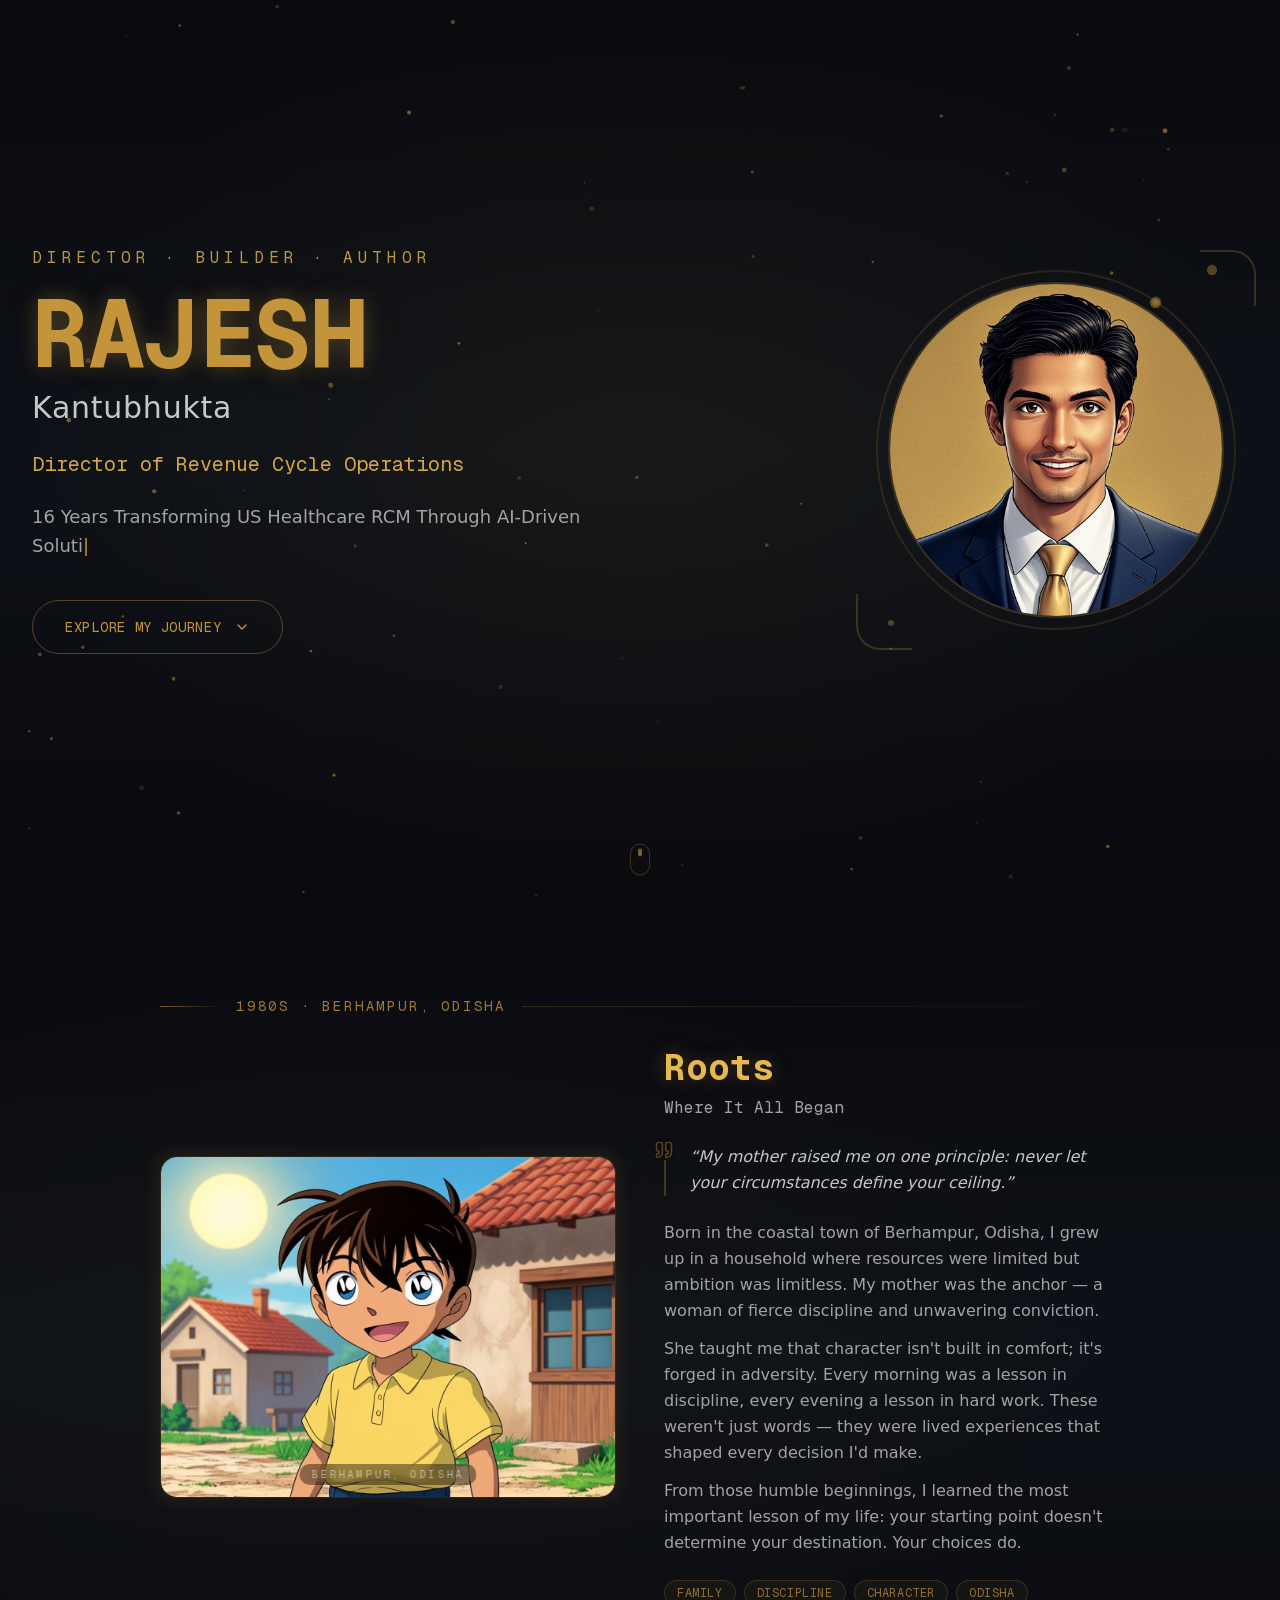
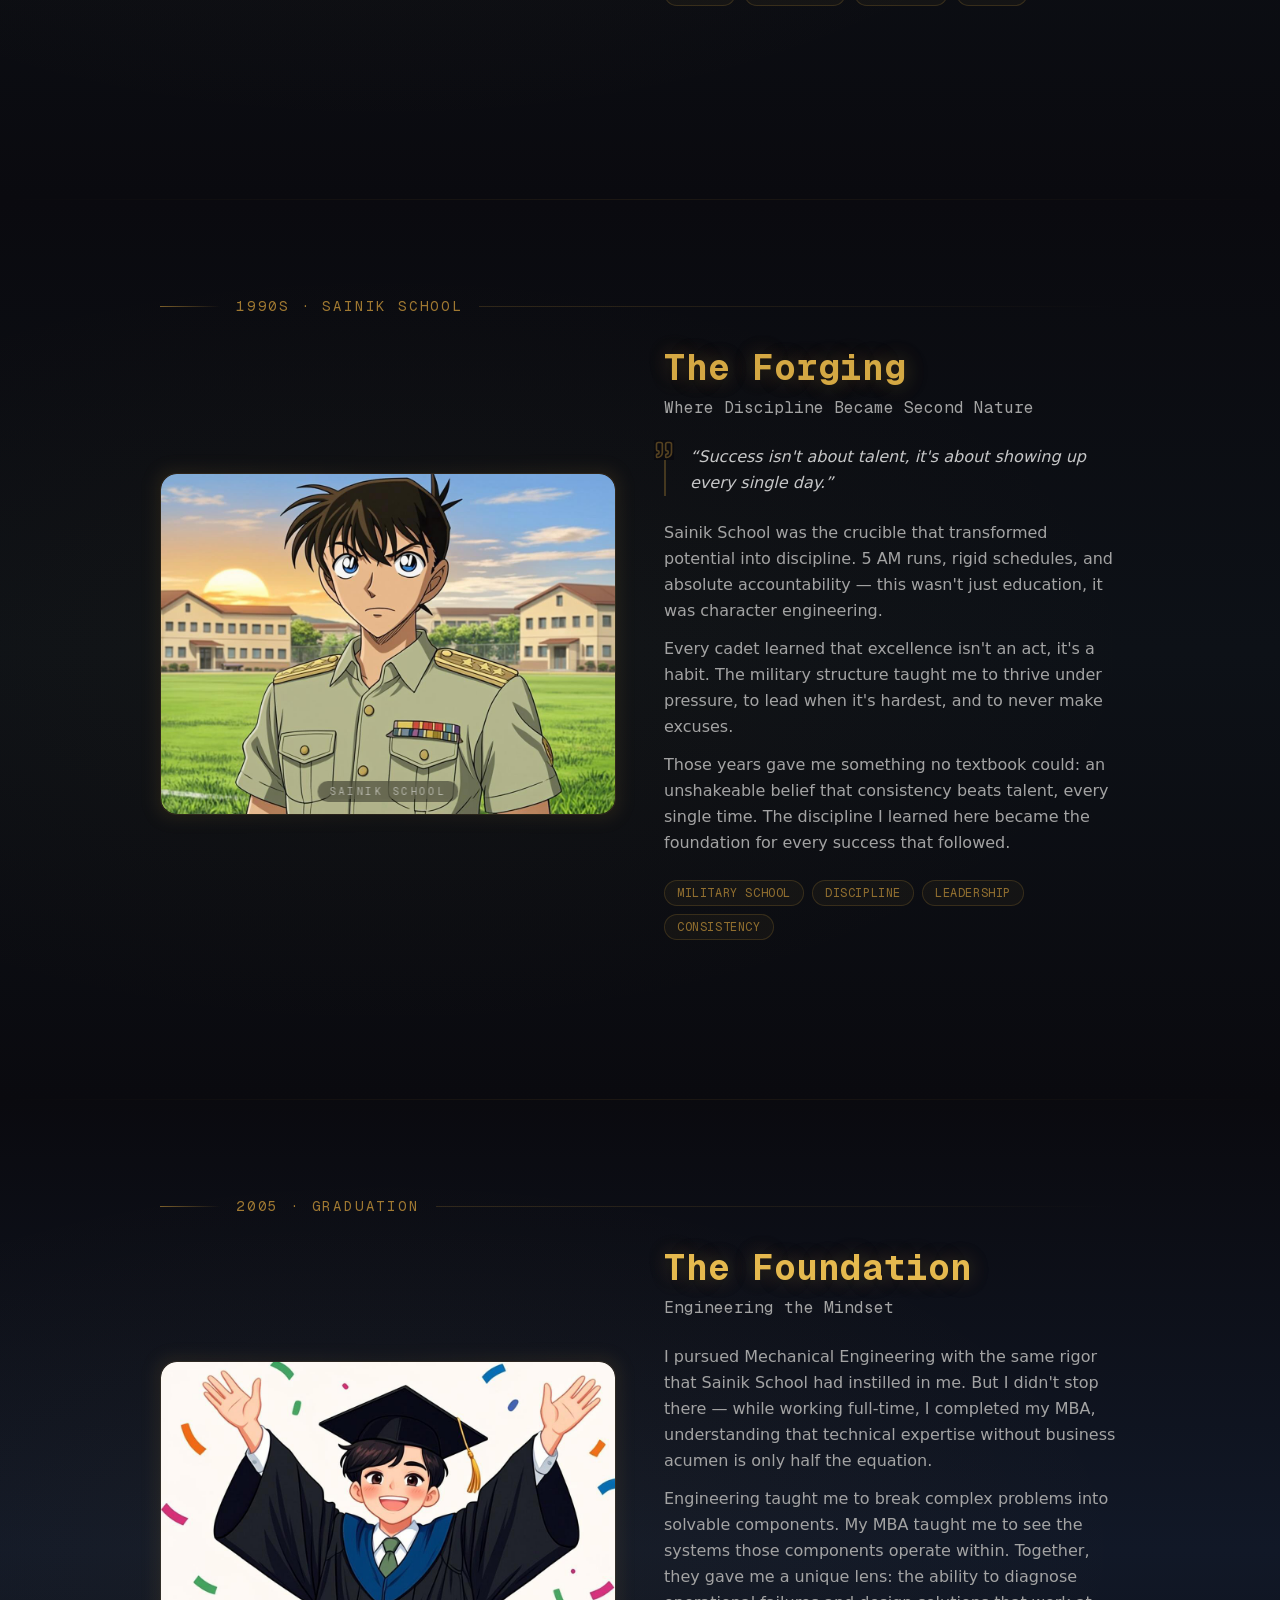
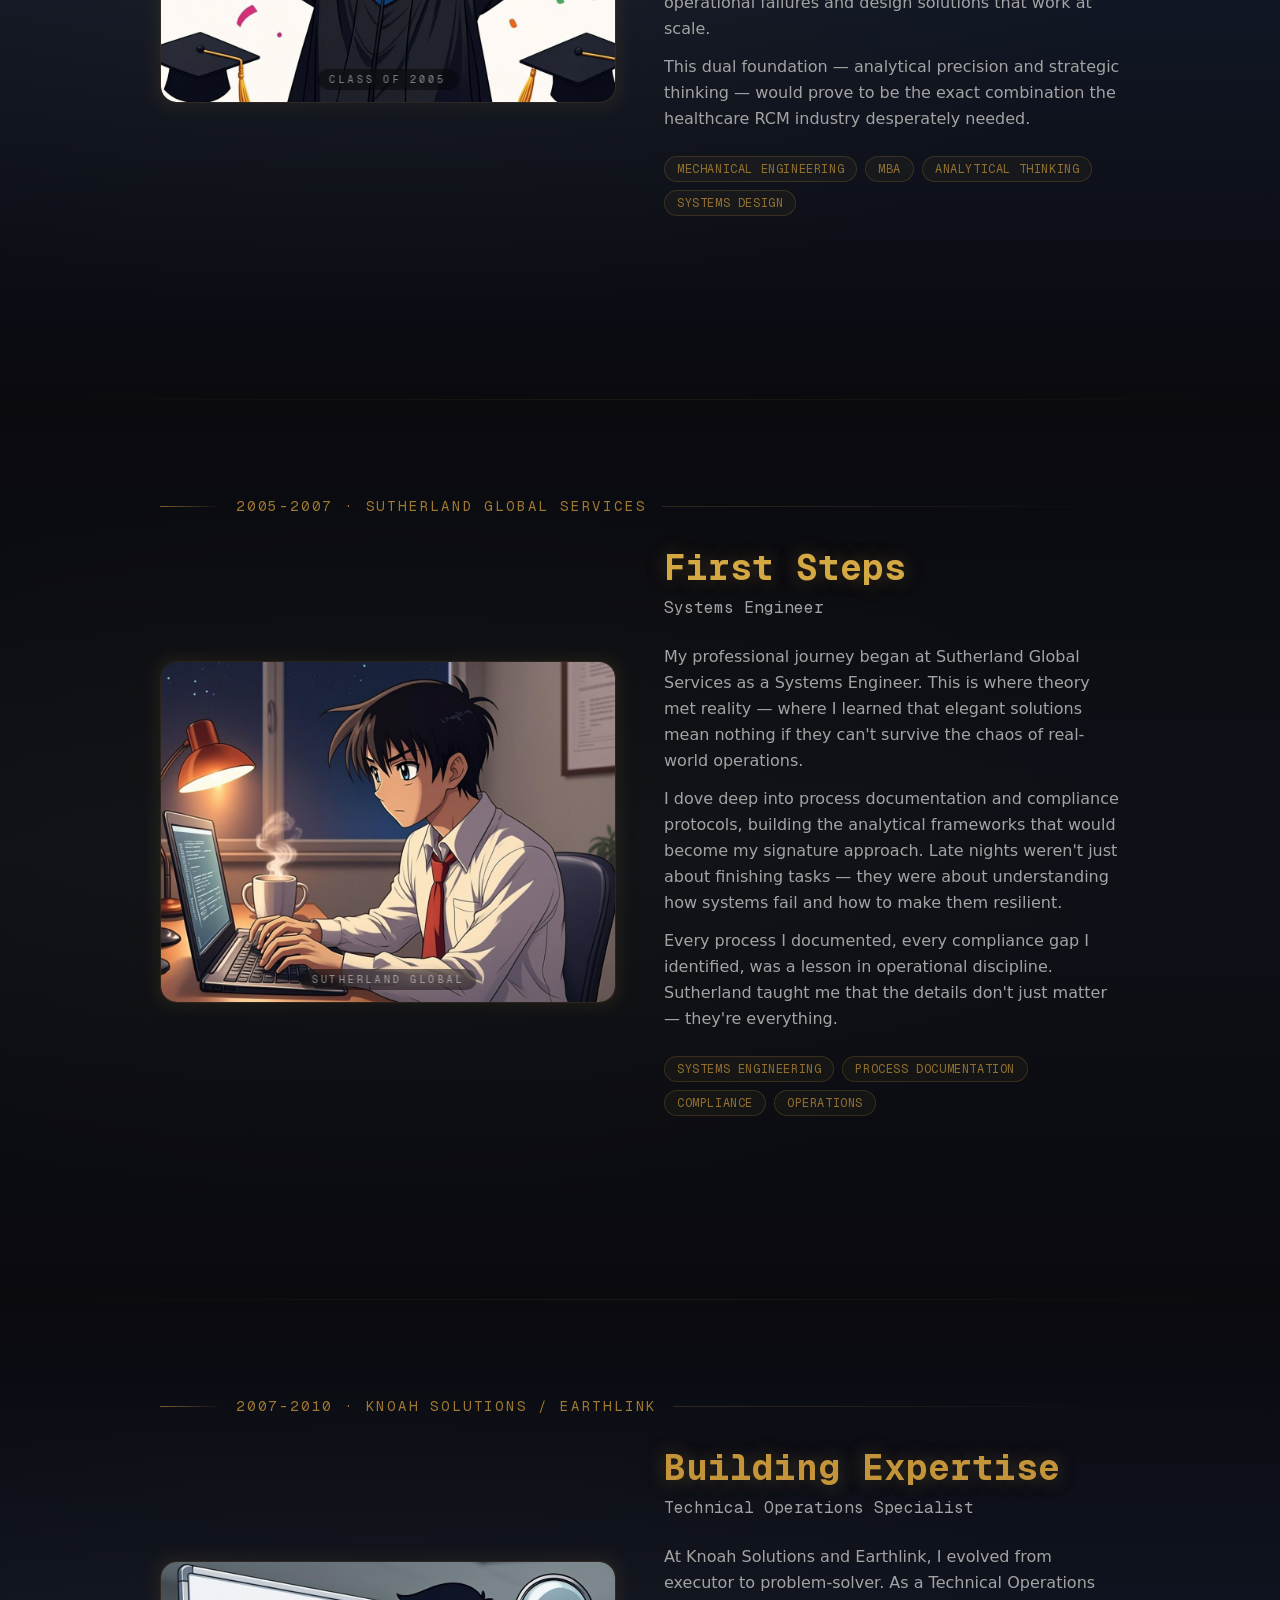
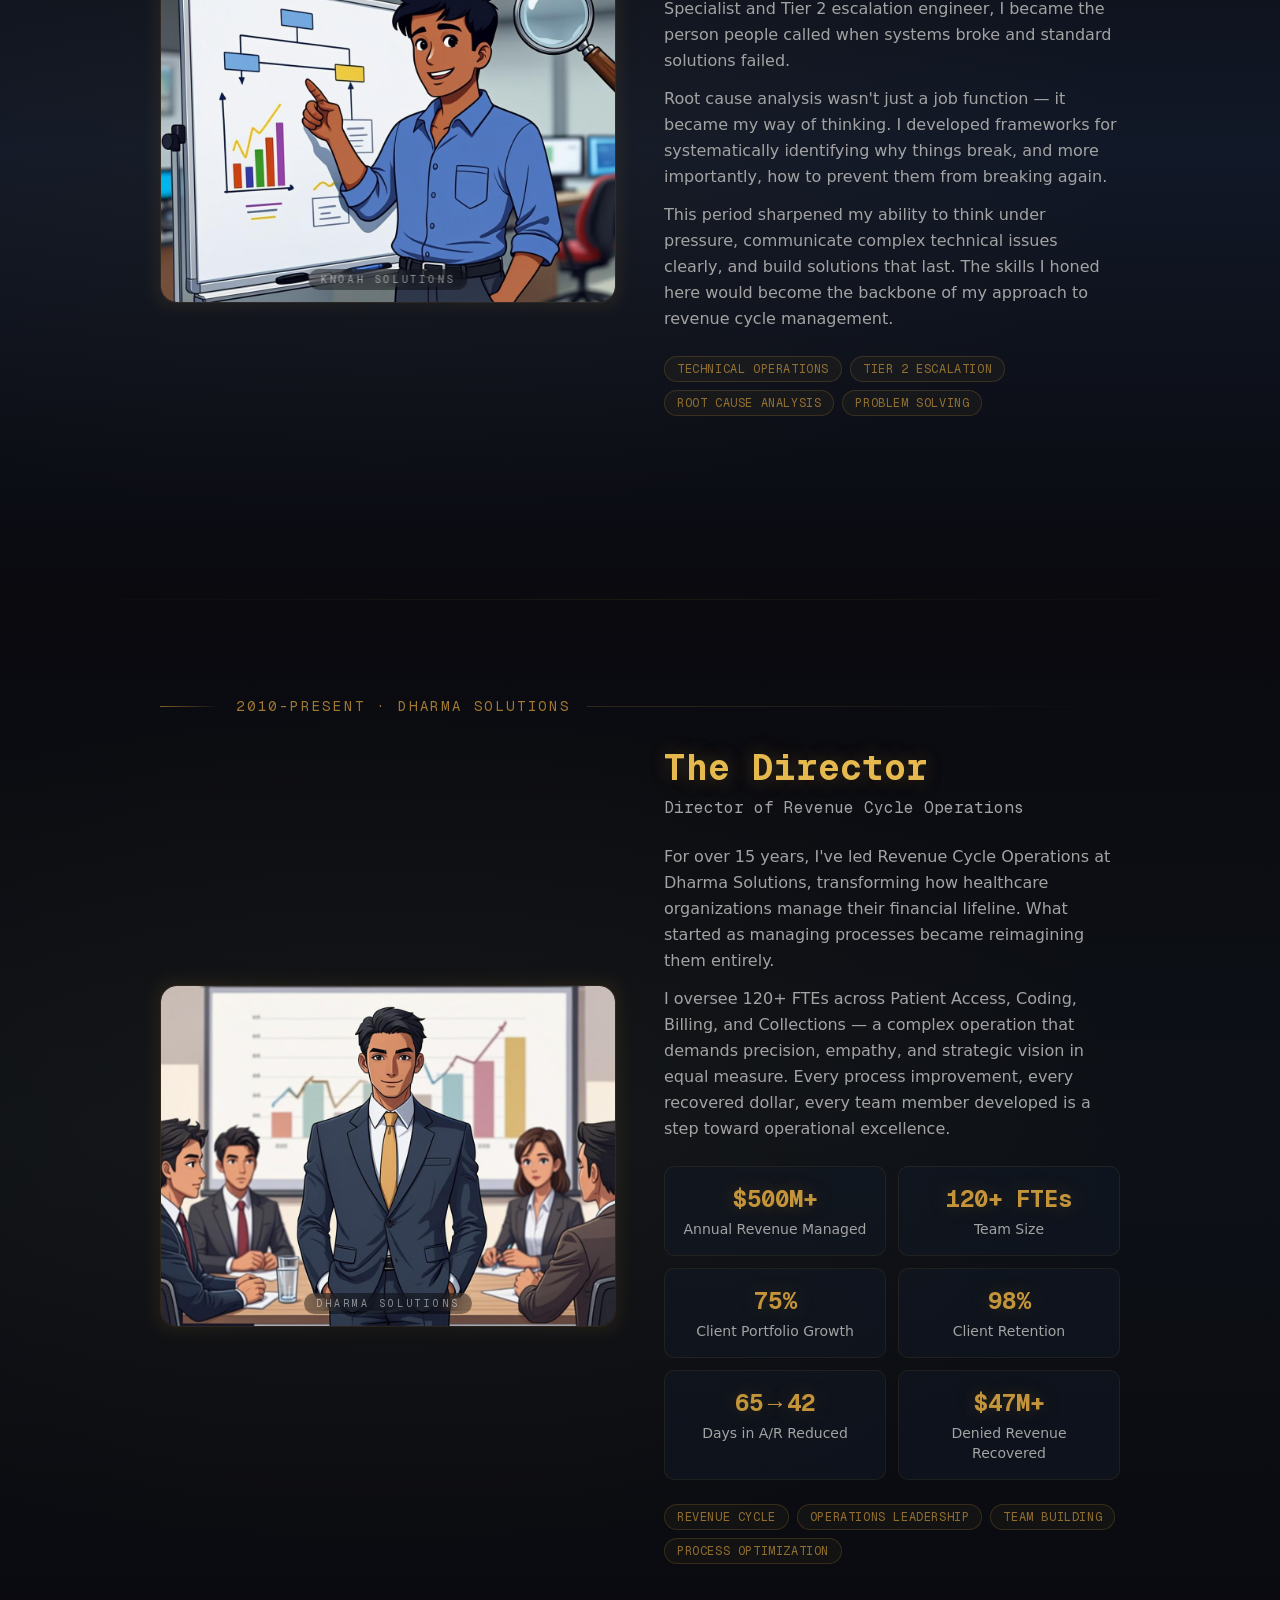
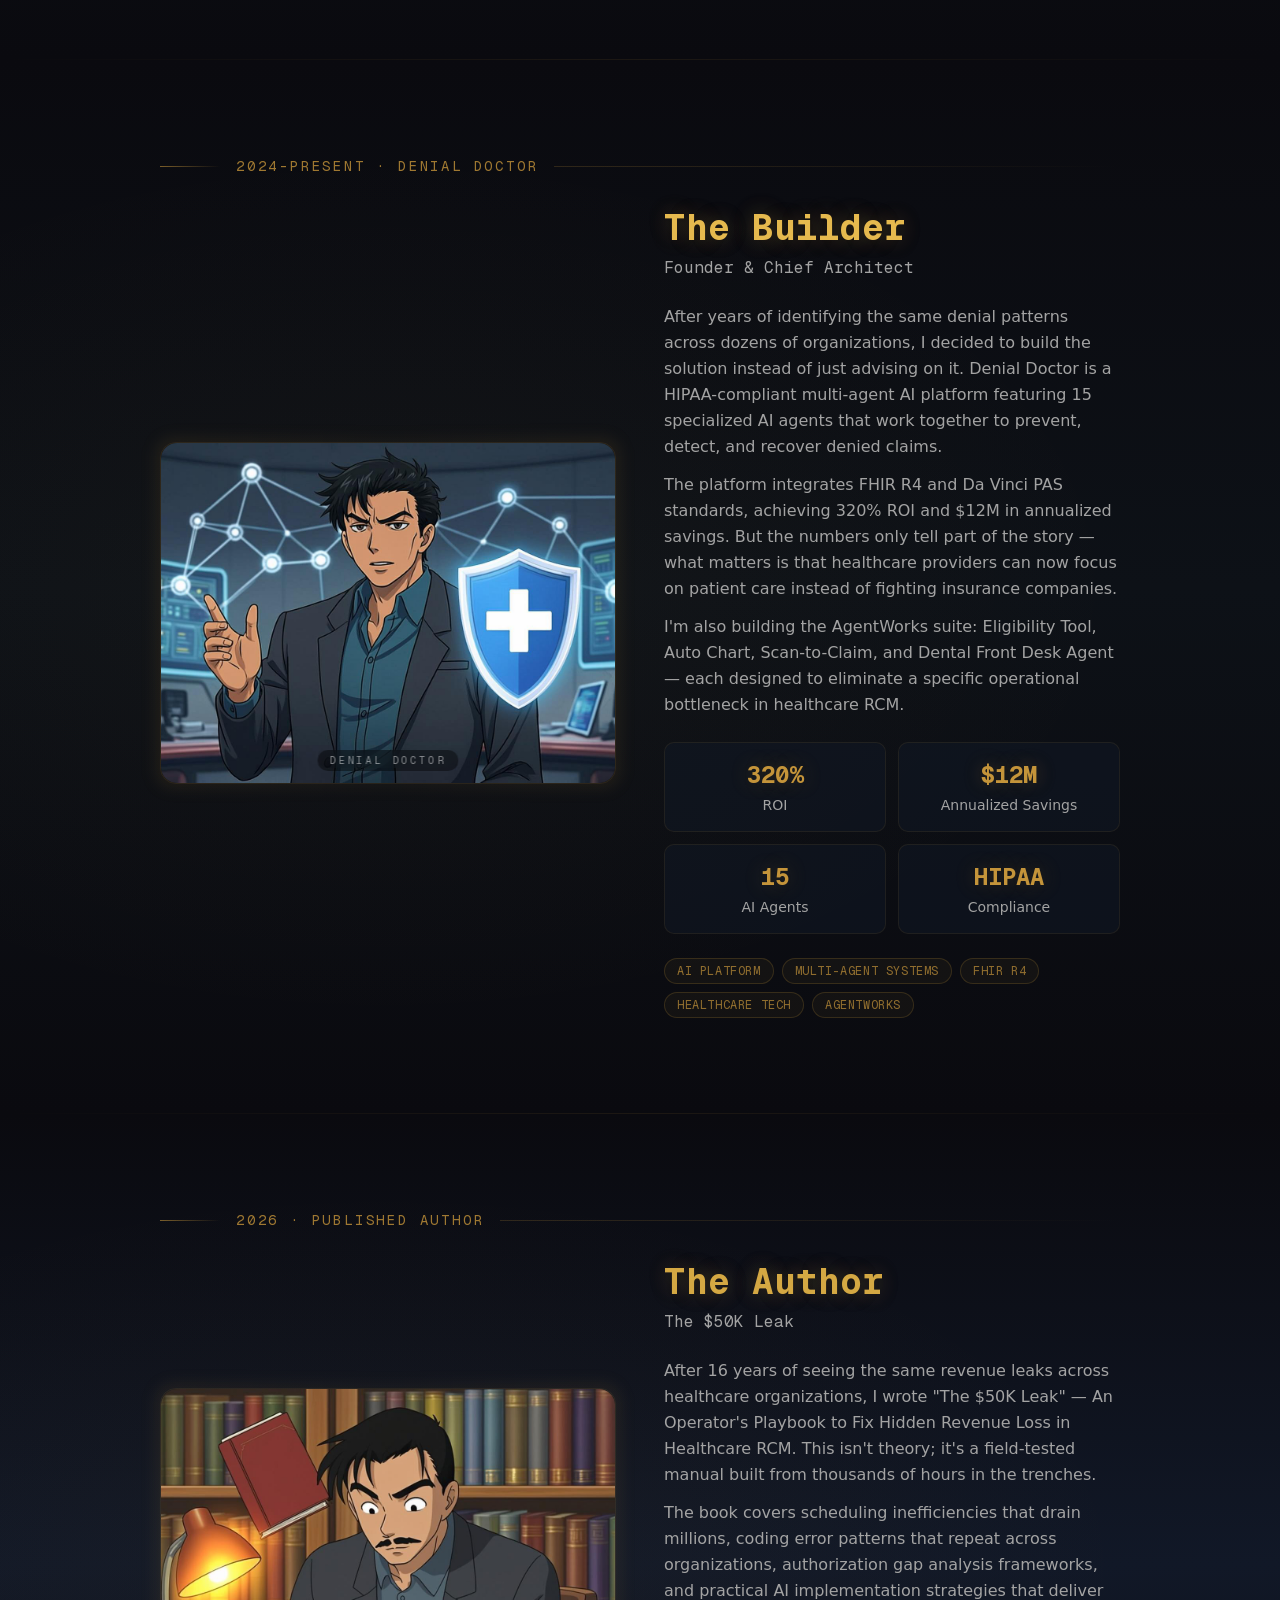
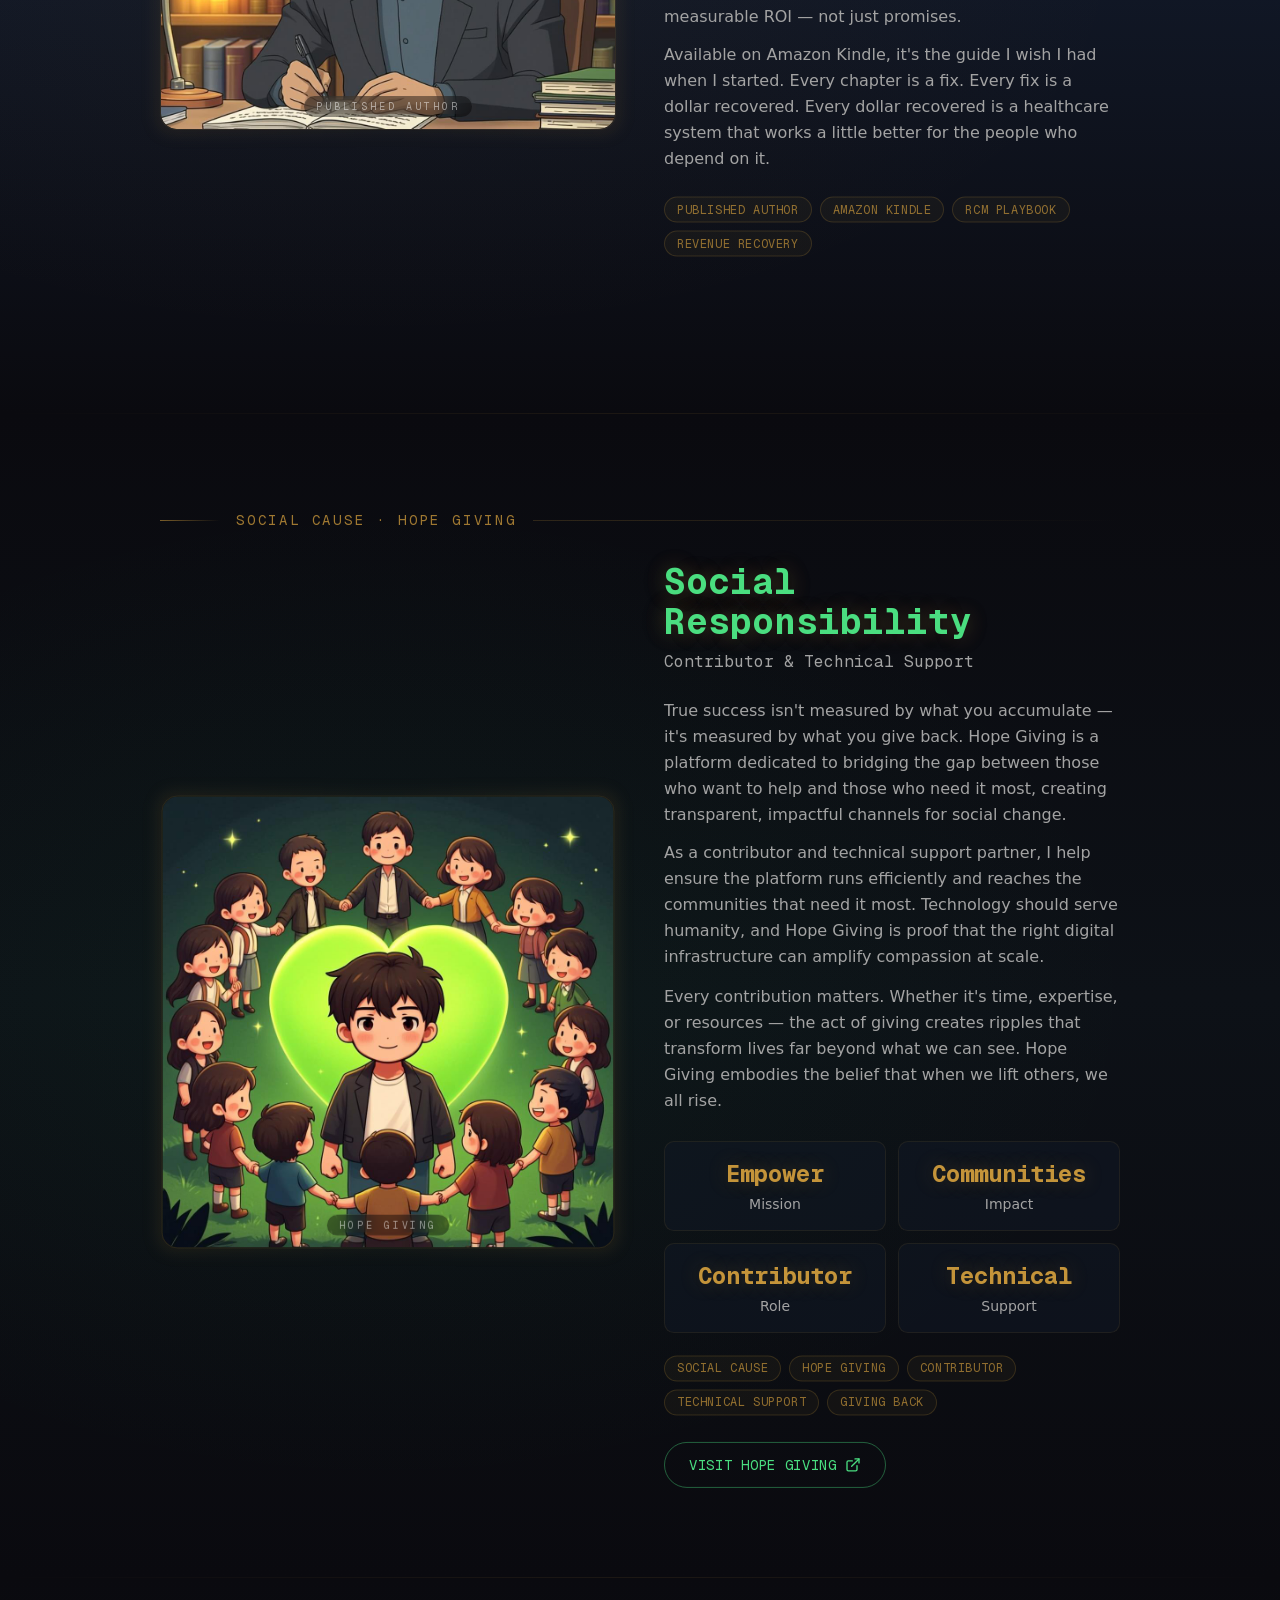
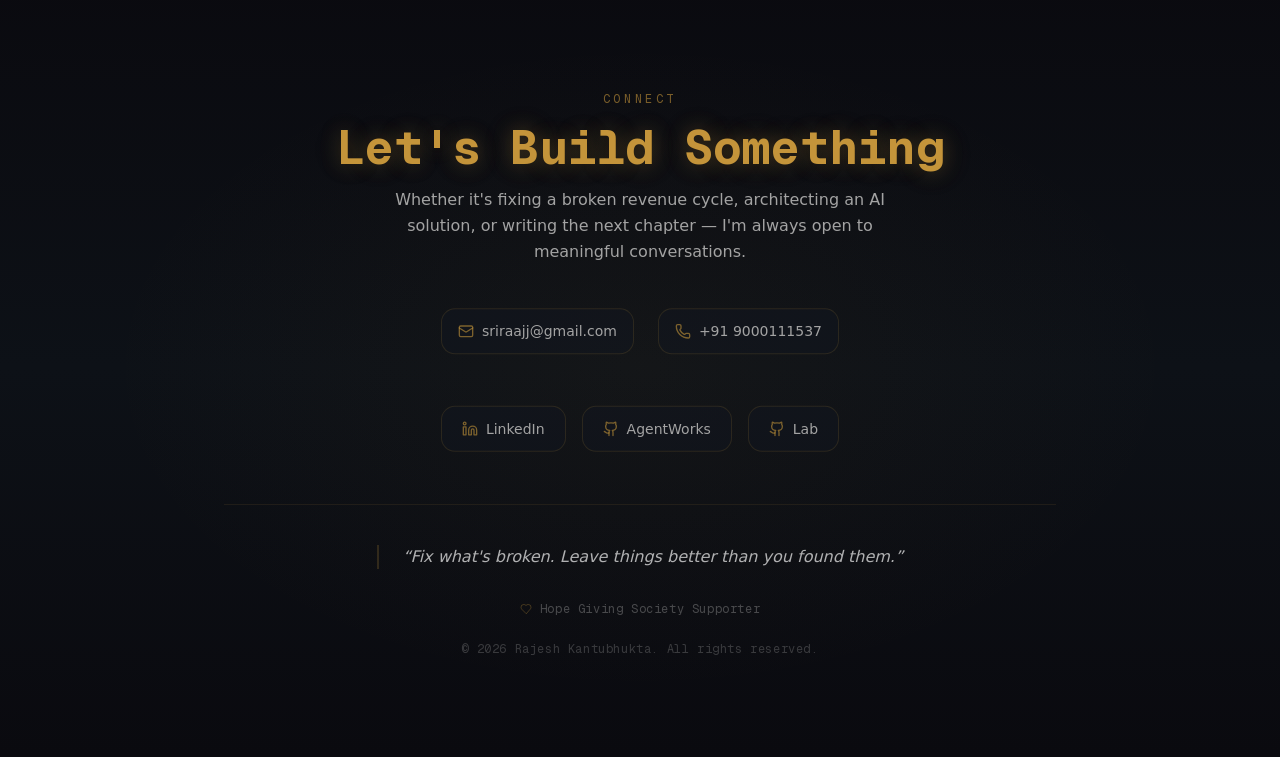
<file: index.html>
<!DOCTYPE html><!--XOen_h8CR2icitUx1iYPV--><html lang="en"><head><meta charSet="utf-8"/><meta name="viewport" content="width=device-width, initial-scale=1"/><link rel="preload" href="/_next/static/media/797e433ab948586e-s.p.479bea2b.woff2" as="font" crossorigin="" type="font/woff2"/><link rel="preload" href="/_next/static/media/caa3a2e1cccd8315-s.p.3b6cae6d.woff2" as="font" crossorigin="" type="font/woff2"/><link rel="preload" as="image" href="/images/illustrations/hero-portrait.png"/><link rel="preload" as="image" href="/images/illustrations/childhood.png"/><link rel="preload" as="image" href="/images/illustrations/sainik.png"/><link rel="preload" as="image" href="/images/illustrations/graduation.png"/><link rel="preload" as="image" href="/images/illustrations/sutherland.png"/><link rel="preload" as="image" href="/images/illustrations/knoah.png"/><link rel="preload" as="image" href="/images/illustrations/director.png"/><link rel="preload" as="image" href="/images/illustrations/denial-doctor.png"/><link rel="preload" as="image" href="/images/illustrations/author.png"/><link rel="preload" as="image" href="/images/illustrations/hope-giving.png"/><link rel="stylesheet" href="/_next/static/chunks/a7d5d0791c8c6223.css" data-precedence="next"/><link rel="stylesheet" href="/_next/static/chunks/b865e4a00e229369.css" data-precedence="next"/><link rel="preload" as="script" fetchPriority="low" href="/_next/static/chunks/c39637bc9d8cb116.js"/><script src="/_next/static/chunks/771dedee3f5e1621.js" async=""></script><script src="/_next/static/chunks/e461e3027eb348df.js" async=""></script><script src="/_next/static/chunks/turbopack-e912185b864304f5.js" async=""></script><script src="/_next/static/chunks/2f236954d6a65e12.js" async=""></script><script src="/_next/static/chunks/4b935edd0cea1ee3.js" async=""></script><script src="/_next/static/chunks/1c577ec45ff4c3f3.js" async=""></script><script src="/_next/static/chunks/807b7d7ace6c5c19.js" async=""></script><meta name="next-size-adjust" content=""/><title>Rajesh Kantubhukta | RCM Director, Builder, Author</title><meta name="description" content="16 Years Transforming US Healthcare RCM Through AI-Driven Solutions. Director of Revenue Cycle Operations, Founder of Denial Doctor, Author of The $50K Leak."/><meta name="author" content="Rajesh Kantubhukta"/><meta name="keywords" content="Rajesh Kantubhukta,RCM Director,Revenue Cycle Management,Healthcare AI,Denial Doctor,The $50K Leak,Dharma Solutions"/><meta property="og:title" content="Rajesh Kantubhukta | RCM Director, Builder, Author"/><meta property="og:description" content="16 Years Transforming US Healthcare RCM Through AI-Driven Solutions"/><meta property="og:type" content="website"/><meta name="twitter:card" content="summary"/><meta name="twitter:title" content="Rajesh Kantubhukta | RCM Director, Builder, Author"/><meta name="twitter:description" content="16 Years Transforming US Healthcare RCM Through AI-Driven Solutions"/><link rel="icon" href="/logo.svg"/><script src="/_next/static/chunks/a6dad97d9634a72d.js" noModule=""></script></head><body class="geist_a71539c9-module__T19VSG__variable geist_mono_8d43a2aa-module__8Li5zG__variable antialiased bg-background text-foreground"><div hidden=""><!--$--><!--/$--></div><div class="min-h-screen bg-[#0a0a0f] text-[#f5f5f5]"><section class="relative min-h-screen flex items-center justify-center overflow-hidden"><div class="absolute inset-0 bg-gradient-to-b from-[#0a0a0f] via-[#0d1117] to-[#0a0a0f]"></div><div class="absolute inset-0 bg-[radial-gradient(ellipse_at_center,rgba(196,148,58,0.06)_0%,transparent_70%)]"></div><canvas class="absolute inset-0 z-0 pointer-events-none" aria-hidden="true"></canvas><div class="relative z-10 w-full max-w-7xl mx-auto px-4 sm:px-6 lg:px-8 flex flex-col lg:flex-row items-center justify-between gap-8 lg:gap-16"><div class="flex-1 text-center lg:text-left"><div style="opacity:0;transform:translateY(30px)"><p class="text-[#e5b94e] font-mono text-sm sm:text-base tracking-[0.3em] uppercase mb-4 opacity-80">Director · Builder · Author</p></div><h1 class="font-mono text-5xl sm:text-6xl md:text-7xl lg:text-8xl font-bold text-[#c4943a] gold-text-glow tracking-tight" style="opacity:0;transform:translateY(40px)">RAJESH</h1><div style="opacity:0;transform:translateY(30px)"><p class="text-xl sm:text-2xl md:text-3xl font-light text-[#f5f5f5]/80 mt-2 tracking-wide">Kantubhukta</p></div><div style="opacity:0;transform:translateY(30px)"><p class="text-[#d4a843] text-base sm:text-lg md:text-xl mt-6 font-mono">Director of Revenue Cycle Operations</p></div><div class="mt-6 min-h-[3rem]" style="opacity:0"><p class="text-[#a3a3a3] text-sm sm:text-base md:text-lg leading-relaxed max-w-xl mx-auto lg:mx-0"><span class="typewriter-cursor text-[#c4943a]">|</span></p></div><div class="mt-10" style="opacity:0;transform:translateY(20px)"><button class="group inline-flex items-center gap-3 px-8 py-4 border border-[#c4943a]/40 rounded-full text-[#c4943a] hover:bg-[#c4943a]/10 transition-all duration-500 hover:border-[#c4943a]/70 hover:shadow-[0_0_30px_rgba(196,148,58,0.15)]"><span class="font-mono text-sm tracking-wider uppercase">Explore My Journey</span><svg xmlns="http://www.w3.org/2000/svg" width="24" height="24" viewBox="0 0 24 24" fill="none" stroke="currentColor" stroke-width="2" stroke-linecap="round" stroke-linejoin="round" class="lucide lucide-chevron-down w-4 h-4 group-hover:translate-y-1 transition-transform duration-300" aria-hidden="true"><path d="m6 9 6 6 6-6"></path></svg></button></div></div><div class="flex-shrink-0" style="opacity:0;transform:translateX(50px) scale(0.8)"><div class="relative w-64 h-64 sm:w-72 sm:h-72 md:w-80 md:h-80 lg:w-96 lg:h-96"><div class="absolute inset-0 rounded-full" style="background:radial-gradient(circle, rgba(196,148,58,0.15) 0%, rgba(196,148,58,0.03) 40%, transparent 65%)"></div><div class="absolute inset-3 rounded-full border-2 border-[#c4943a]/15"><div class="absolute w-1.5 h-1.5 rounded-full bg-[#c4943a]/30" style="left:50%;top:-3px;transform-origin:0 50%;transform:rotate(0deg) translateY(0)"></div><div class="absolute w-1.5 h-1.5 rounded-full bg-[#c4943a]/30" style="left:50%;top:-3px;transform-origin:0 50%;transform:rotate(45deg) translateY(0)"></div><div class="absolute w-1.5 h-1.5 rounded-full bg-[#c4943a]/30" style="left:50%;top:-3px;transform-origin:0 50%;transform:rotate(90deg) translateY(0)"></div><div class="absolute w-1.5 h-1.5 rounded-full bg-[#c4943a]/30" style="left:50%;top:-3px;transform-origin:0 50%;transform:rotate(135deg) translateY(0)"></div><div class="absolute w-1.5 h-1.5 rounded-full bg-[#c4943a]/30" style="left:50%;top:-3px;transform-origin:0 50%;transform:rotate(180deg) translateY(0)"></div><div class="absolute w-1.5 h-1.5 rounded-full bg-[#c4943a]/30" style="left:50%;top:-3px;transform-origin:0 50%;transform:rotate(225deg) translateY(0)"></div><div class="absolute w-1.5 h-1.5 rounded-full bg-[#c4943a]/30" style="left:50%;top:-3px;transform-origin:0 50%;transform:rotate(270deg) translateY(0)"></div><div class="absolute w-1.5 h-1.5 rounded-full bg-[#c4943a]/30" style="left:50%;top:-3px;transform-origin:0 50%;transform:rotate(315deg) translateY(0)"></div></div><div class="absolute inset-6 rounded-full overflow-hidden border-2 border-[#c4943a]/25 bg-[#0d1117]"><img src="/images/illustrations/hero-portrait.png" alt="Rajesh Kantubhukta" class="w-full h-full object-cover object-center" style="opacity:0;transform:scale(1.1)"/></div><div class="absolute -top-2 -right-2 w-14 h-14 border-t-2 border-r-2 border-[#c4943a]/25 rounded-tr-3xl"></div><div class="absolute -bottom-2 -left-2 w-14 h-14 border-b-2 border-l-2 border-[#c4943a]/25 rounded-bl-3xl"></div><div class="absolute top-2 right-8 w-2 h-2 rounded-full bg-[#c4943a]/40"></div><div class="absolute bottom-4 left-6 w-1.5 h-1.5 rounded-full bg-[#e5b94e]/30"></div></div></div></div><div class="absolute bottom-8 left-1/2 -translate-x-1/2 z-10" style="opacity:0"><div class="w-5 h-8 rounded-full border border-[#c4943a]/30 flex items-start justify-center p-1"><div class="w-1 h-2 rounded-full bg-[#c4943a]/60"></div></div></div></section><div id="journey-start"><div class="w-full"><div><div class="lg:hidden px-4 sm:px-6 lg:px-8 pt-8"><div class="lg:hidden flex items-center gap-3 mb-6"><div class="flex items-center gap-2"><div class="w-2 h-2 rounded-full bg-gold timeline-dot-active"></div><div class="h-px w-6 bg-gold/30"></div></div><span class="font-mono text-xs tracking-[0.15em] uppercase text-gold/80">1980s</span><span class="font-mono text-xs text-muted-foreground/50">·</span><span class="font-mono text-xs tracking-wider text-gold/60">Roots</span></div></div><section id="berhampur" class="relative min-h-screen py-16 md:py-24 bg-gradient-to-b from-[#0a0a0f] via-[#0d1117] to-[#0a0a0f]"><div class="absolute inset-0 pointer-events-none" style="background:radial-gradient(ellipse at 30% 50%, rgba(196, 148, 58, 0.04) 0%, transparent 60%)"></div><div class="relative z-10 max-w-5xl mx-auto px-4 sm:px-6 lg:px-8"><div class="flex items-center gap-4 mb-8" style="opacity:0;transform:translateX(-30px)"><div class="h-px flex-1 max-w-[60px] bg-gradient-to-r from-[#c4943a]/60 to-transparent"></div><span class="font-mono text-xs sm:text-sm tracking-[0.2em] uppercase text-[#c4943a]/80">1980s · Berhampur, Odisha</span><div class="h-px flex-1 bg-gradient-to-r from-[#c4943a]/20 to-transparent"></div></div><div class="grid grid-cols-1 lg:grid-cols-2 gap-8 lg:gap-12 items-center"><div class="order-2 lg:order-1" style="opacity:0;transform:scale(0.9)"><div class="relative group"><div class="absolute -inset-1 bg-gradient-to-r from-[#c4943a]/10 via-[#c4943a]/5 to-[#c4943a]/10 rounded-2xl blur-sm group-hover:from-[#c4943a]/15 group-hover:via-[#c4943a]/10 group-hover:to-[#c4943a]/15 transition-all duration-700"></div><div class="relative rounded-2xl overflow-hidden border border-[#c4943a]/10 journey-card"><div class="relative w-full min-h-[320px] flex items-center justify-center overflow-hidden rounded-2xl bg-[#1a1510]"><img src="/images/illustrations/childhood.png" alt="Childhood in Berhampur, Odisha" class="w-full h-full object-cover object-center"/><div class="absolute bottom-3 left-1/2 -translate-x-1/2"><span class="font-mono text-[10px] tracking-[0.3em] uppercase text-white/50 bg-black/40 px-3 py-1 rounded-full backdrop-blur-sm">Berhampur, Odisha</span></div></div></div></div></div><div class="order-1 lg:order-2"><h2 class="font-mono text-2xl sm:text-3xl md:text-4xl font-bold text-[#e5b94e] gold-text-glow mb-2" style="opacity:0;transform:translateY(20px)">Roots</h2><p class="text-[#a3a3a3] font-mono text-sm sm:text-base mb-6" style="opacity:0;transform:translateY(15px)">Where It All Began</p><div class="relative pl-6 border-l-2 border-[#c4943a]/30 mb-6" style="opacity:0;transform:translateX(-20px)"><svg xmlns="http://www.w3.org/2000/svg" width="24" height="24" viewBox="0 0 24 24" fill="none" stroke="currentColor" stroke-width="2" stroke-linecap="round" stroke-linejoin="round" class="lucide lucide-quote absolute -left-3 -top-1 w-5 h-5 text-[#c4943a]/40 bg-[#0a0a0f]" aria-hidden="true"><path d="M16 3a2 2 0 0 0-2 2v6a2 2 0 0 0 2 2 1 1 0 0 1 1 1v1a2 2 0 0 1-2 2 1 1 0 0 0-1 1v2a1 1 0 0 0 1 1 6 6 0 0 0 6-6V5a2 2 0 0 0-2-2z"></path><path d="M5 3a2 2 0 0 0-2 2v6a2 2 0 0 0 2 2 1 1 0 0 1 1 1v1a2 2 0 0 1-2 2 1 1 0 0 0-1 1v2a1 1 0 0 0 1 1 6 6 0 0 0 6-6V5a2 2 0 0 0-2-2z"></path></svg><p class="text-[#f5f5f5]/80 italic text-sm sm:text-base leading-relaxed">“<!-- -->My mother raised me on one principle: never let your circumstances define your ceiling.<!-- -->”</p></div><div class="space-y-3 mb-6"><p class="text-[#a3a3a3] text-sm sm:text-base leading-relaxed" style="opacity:0;transform:translateY(10px)">Born in the coastal town of Berhampur, Odisha, I grew up in a household where resources were limited but ambition was limitless. My mother was the anchor — a woman of fierce discipline and unwavering conviction.</p><p class="text-[#a3a3a3] text-sm sm:text-base leading-relaxed" style="opacity:0;transform:translateY(10px)">She taught me that character isn&#x27;t built in comfort; it&#x27;s forged in adversity. Every morning was a lesson in discipline, every evening a lesson in hard work. These weren&#x27;t just words — they were lived experiences that shaped every decision I&#x27;d make.</p><p class="text-[#a3a3a3] text-sm sm:text-base leading-relaxed" style="opacity:0;transform:translateY(10px)">From those humble beginnings, I learned the most important lesson of my life: your starting point doesn&#x27;t determine your destination. Your choices do.</p></div><div class="flex flex-wrap gap-2" style="opacity:0;transform:translateY(10px)"><span class="px-3 py-1 text-xs font-mono tracking-wider uppercase border border-[#c4943a]/20 rounded-full text-[#c4943a]/70 bg-[#c4943a]/5">Family</span><span class="px-3 py-1 text-xs font-mono tracking-wider uppercase border border-[#c4943a]/20 rounded-full text-[#c4943a]/70 bg-[#c4943a]/5">Discipline</span><span class="px-3 py-1 text-xs font-mono tracking-wider uppercase border border-[#c4943a]/20 rounded-full text-[#c4943a]/70 bg-[#c4943a]/5">Character</span><span class="px-3 py-1 text-xs font-mono tracking-wider uppercase border border-[#c4943a]/20 rounded-full text-[#c4943a]/70 bg-[#c4943a]/5">Odisha</span></div></div></div></div><div class="absolute bottom-0 left-0 right-0 h-px bg-gradient-to-r from-transparent via-[#c4943a]/10 to-transparent"></div></section></div><div><div class="lg:hidden px-4 sm:px-6 lg:px-8 pt-8"><div class="lg:hidden flex items-center gap-3 mb-6"><div class="flex items-center gap-2"><div class="w-2 h-2 rounded-full bg-gold timeline-dot-active"></div><div class="h-px w-6 bg-gold/30"></div></div><span class="font-mono text-xs tracking-[0.15em] uppercase text-gold/80">1990s</span><span class="font-mono text-xs text-muted-foreground/50">·</span><span class="font-mono text-xs tracking-wider text-gold/60">The Forging</span></div></div><section id="sainik" class="relative min-h-screen py-16 md:py-24 bg-gradient-to-b from-[#0a0a0f] via-[#0d1117] to-[#0a0a0f]"><div class="absolute inset-0 pointer-events-none" style="background:radial-gradient(ellipse at 30% 50%, rgba(139, 105, 20, 0.05) 0%, transparent 60%)"></div><div class="relative z-10 max-w-5xl mx-auto px-4 sm:px-6 lg:px-8"><div class="flex items-center gap-4 mb-8" style="opacity:0;transform:translateX(-30px)"><div class="h-px flex-1 max-w-[60px] bg-gradient-to-r from-[#c4943a]/60 to-transparent"></div><span class="font-mono text-xs sm:text-sm tracking-[0.2em] uppercase text-[#c4943a]/80">1990s · Sainik School</span><div class="h-px flex-1 bg-gradient-to-r from-[#c4943a]/20 to-transparent"></div></div><div class="grid grid-cols-1 lg:grid-cols-2 gap-8 lg:gap-12 items-center"><div class="order-2 lg:order-1" style="opacity:0;transform:scale(0.9)"><div class="relative group"><div class="absolute -inset-1 bg-gradient-to-r from-[#c4943a]/10 via-[#c4943a]/5 to-[#c4943a]/10 rounded-2xl blur-sm group-hover:from-[#c4943a]/15 group-hover:via-[#c4943a]/10 group-hover:to-[#c4943a]/15 transition-all duration-700"></div><div class="relative rounded-2xl overflow-hidden border border-[#c4943a]/10 journey-card"><div class="relative w-full min-h-[320px] flex items-center justify-center overflow-hidden rounded-2xl bg-[#0f1210]"><img src="/images/illustrations/sainik.png" alt="Sainik School cadet" class="w-full h-full object-cover object-center"/><div class="absolute bottom-3 left-1/2 -translate-x-1/2"><span class="font-mono text-[10px] tracking-[0.3em] uppercase text-white/50 bg-black/40 px-3 py-1 rounded-full backdrop-blur-sm">Sainik School</span></div></div></div></div></div><div class="order-1 lg:order-2"><h2 class="font-mono text-2xl sm:text-3xl md:text-4xl font-bold text-[#d4a843] gold-text-glow mb-2" style="opacity:0;transform:translateY(20px)">The Forging</h2><p class="text-[#a3a3a3] font-mono text-sm sm:text-base mb-6" style="opacity:0;transform:translateY(15px)">Where Discipline Became Second Nature</p><div class="relative pl-6 border-l-2 border-[#c4943a]/30 mb-6" style="opacity:0;transform:translateX(-20px)"><svg xmlns="http://www.w3.org/2000/svg" width="24" height="24" viewBox="0 0 24 24" fill="none" stroke="currentColor" stroke-width="2" stroke-linecap="round" stroke-linejoin="round" class="lucide lucide-quote absolute -left-3 -top-1 w-5 h-5 text-[#c4943a]/40 bg-[#0a0a0f]" aria-hidden="true"><path d="M16 3a2 2 0 0 0-2 2v6a2 2 0 0 0 2 2 1 1 0 0 1 1 1v1a2 2 0 0 1-2 2 1 1 0 0 0-1 1v2a1 1 0 0 0 1 1 6 6 0 0 0 6-6V5a2 2 0 0 0-2-2z"></path><path d="M5 3a2 2 0 0 0-2 2v6a2 2 0 0 0 2 2 1 1 0 0 1 1 1v1a2 2 0 0 1-2 2 1 1 0 0 0-1 1v2a1 1 0 0 0 1 1 6 6 0 0 0 6-6V5a2 2 0 0 0-2-2z"></path></svg><p class="text-[#f5f5f5]/80 italic text-sm sm:text-base leading-relaxed">“<!-- -->Success isn&#x27;t about talent, it&#x27;s about showing up every single day.<!-- -->”</p></div><div class="space-y-3 mb-6"><p class="text-[#a3a3a3] text-sm sm:text-base leading-relaxed" style="opacity:0;transform:translateY(10px)">Sainik School was the crucible that transformed potential into discipline. 5 AM runs, rigid schedules, and absolute accountability — this wasn&#x27;t just education, it was character engineering.</p><p class="text-[#a3a3a3] text-sm sm:text-base leading-relaxed" style="opacity:0;transform:translateY(10px)">Every cadet learned that excellence isn&#x27;t an act, it&#x27;s a habit. The military structure taught me to thrive under pressure, to lead when it&#x27;s hardest, and to never make excuses.</p><p class="text-[#a3a3a3] text-sm sm:text-base leading-relaxed" style="opacity:0;transform:translateY(10px)">Those years gave me something no textbook could: an unshakeable belief that consistency beats talent, every single time. The discipline I learned here became the foundation for every success that followed.</p></div><div class="flex flex-wrap gap-2" style="opacity:0;transform:translateY(10px)"><span class="px-3 py-1 text-xs font-mono tracking-wider uppercase border border-[#c4943a]/20 rounded-full text-[#c4943a]/70 bg-[#c4943a]/5">Military School</span><span class="px-3 py-1 text-xs font-mono tracking-wider uppercase border border-[#c4943a]/20 rounded-full text-[#c4943a]/70 bg-[#c4943a]/5">Discipline</span><span class="px-3 py-1 text-xs font-mono tracking-wider uppercase border border-[#c4943a]/20 rounded-full text-[#c4943a]/70 bg-[#c4943a]/5">Leadership</span><span class="px-3 py-1 text-xs font-mono tracking-wider uppercase border border-[#c4943a]/20 rounded-full text-[#c4943a]/70 bg-[#c4943a]/5">Consistency</span></div></div></div></div><div class="absolute bottom-0 left-0 right-0 h-px bg-gradient-to-r from-transparent via-[#c4943a]/10 to-transparent"></div></section></div><div><div class="lg:hidden px-4 sm:px-6 lg:px-8 pt-8"><div class="lg:hidden flex items-center gap-3 mb-6"><div class="flex items-center gap-2"><div class="w-2 h-2 rounded-full bg-gold timeline-dot-active"></div><div class="h-px w-6 bg-gold/30"></div></div><span class="font-mono text-xs tracking-[0.15em] uppercase text-gold/80">2005</span><span class="font-mono text-xs text-muted-foreground/50">·</span><span class="font-mono text-xs tracking-wider text-gold/60">The Foundation</span></div></div><section id="graduation" class="relative min-h-screen py-16 md:py-24 bg-gradient-to-b from-[#0a0a0f] via-[#111827] to-[#0a0a0f]"><div class="absolute inset-0 pointer-events-none" style="background:radial-gradient(ellipse at 30% 50%, rgba(229, 185, 78, 0.04) 0%, transparent 60%)"></div><div class="relative z-10 max-w-5xl mx-auto px-4 sm:px-6 lg:px-8"><div class="flex items-center gap-4 mb-8" style="opacity:0;transform:translateX(-30px)"><div class="h-px flex-1 max-w-[60px] bg-gradient-to-r from-[#c4943a]/60 to-transparent"></div><span class="font-mono text-xs sm:text-sm tracking-[0.2em] uppercase text-[#c4943a]/80">2005 · Graduation</span><div class="h-px flex-1 bg-gradient-to-r from-[#c4943a]/20 to-transparent"></div></div><div class="grid grid-cols-1 lg:grid-cols-2 gap-8 lg:gap-12 items-center"><div class="order-2 lg:order-1" style="opacity:0;transform:scale(0.9)"><div class="relative group"><div class="absolute -inset-1 bg-gradient-to-r from-[#c4943a]/10 via-[#c4943a]/5 to-[#c4943a]/10 rounded-2xl blur-sm group-hover:from-[#c4943a]/15 group-hover:via-[#c4943a]/10 group-hover:to-[#c4943a]/15 transition-all duration-700"></div><div class="relative rounded-2xl overflow-hidden border border-[#c4943a]/10 journey-card"><div class="relative w-full min-h-[320px] flex items-center justify-center overflow-hidden rounded-2xl bg-[#0d0f1a]"><img src="/images/illustrations/graduation.png" alt="Graduation celebration" class="w-full h-full object-cover object-center"/><div class="absolute bottom-3 left-1/2 -translate-x-1/2"><span class="font-mono text-[10px] tracking-[0.3em] uppercase text-white/50 bg-black/40 px-3 py-1 rounded-full backdrop-blur-sm">Class of 2005</span></div></div></div></div></div><div class="order-1 lg:order-2"><h2 class="font-mono text-2xl sm:text-3xl md:text-4xl font-bold text-[#e5b94e] gold-text-glow mb-2" style="opacity:0;transform:translateY(20px)">The Foundation</h2><p class="text-[#a3a3a3] font-mono text-sm sm:text-base mb-6" style="opacity:0;transform:translateY(15px)">Engineering the Mindset</p><div class="space-y-3 mb-6"><p class="text-[#a3a3a3] text-sm sm:text-base leading-relaxed" style="opacity:0;transform:translateY(10px)">I pursued Mechanical Engineering with the same rigor that Sainik School had instilled in me. But I didn&#x27;t stop there — while working full-time, I completed my MBA, understanding that technical expertise without business acumen is only half the equation.</p><p class="text-[#a3a3a3] text-sm sm:text-base leading-relaxed" style="opacity:0;transform:translateY(10px)">Engineering taught me to break complex problems into solvable components. My MBA taught me to see the systems those components operate within. Together, they gave me a unique lens: the ability to diagnose operational failures and design solutions that work at scale.</p><p class="text-[#a3a3a3] text-sm sm:text-base leading-relaxed" style="opacity:0;transform:translateY(10px)">This dual foundation — analytical precision and strategic thinking — would prove to be the exact combination the healthcare RCM industry desperately needed.</p></div><div class="flex flex-wrap gap-2" style="opacity:0;transform:translateY(10px)"><span class="px-3 py-1 text-xs font-mono tracking-wider uppercase border border-[#c4943a]/20 rounded-full text-[#c4943a]/70 bg-[#c4943a]/5">Mechanical Engineering</span><span class="px-3 py-1 text-xs font-mono tracking-wider uppercase border border-[#c4943a]/20 rounded-full text-[#c4943a]/70 bg-[#c4943a]/5">MBA</span><span class="px-3 py-1 text-xs font-mono tracking-wider uppercase border border-[#c4943a]/20 rounded-full text-[#c4943a]/70 bg-[#c4943a]/5">Analytical Thinking</span><span class="px-3 py-1 text-xs font-mono tracking-wider uppercase border border-[#c4943a]/20 rounded-full text-[#c4943a]/70 bg-[#c4943a]/5">Systems Design</span></div></div></div></div><div class="absolute bottom-0 left-0 right-0 h-px bg-gradient-to-r from-transparent via-[#c4943a]/10 to-transparent"></div></section></div><div><div class="lg:hidden px-4 sm:px-6 lg:px-8 pt-8"><div class="lg:hidden flex items-center gap-3 mb-6"><div class="flex items-center gap-2"><div class="w-2 h-2 rounded-full bg-gold timeline-dot-active"></div><div class="h-px w-6 bg-gold/30"></div></div><span class="font-mono text-xs tracking-[0.15em] uppercase text-gold/80">2005-2007</span><span class="font-mono text-xs text-muted-foreground/50">·</span><span class="font-mono text-xs tracking-wider text-gold/60">First Steps</span></div></div><section id="sutherland" class="relative min-h-screen py-16 md:py-24 bg-gradient-to-b from-[#0a0a0f] via-[#0d1117] to-[#0a0a0f]"><div class="absolute inset-0 pointer-events-none" style="background:radial-gradient(ellipse at 30% 50%, rgba(196, 148, 58, 0.03) 0%, transparent 60%)"></div><div class="relative z-10 max-w-5xl mx-auto px-4 sm:px-6 lg:px-8"><div class="flex items-center gap-4 mb-8" style="opacity:0;transform:translateX(-30px)"><div class="h-px flex-1 max-w-[60px] bg-gradient-to-r from-[#c4943a]/60 to-transparent"></div><span class="font-mono text-xs sm:text-sm tracking-[0.2em] uppercase text-[#c4943a]/80">2005-2007 · Sutherland Global Services</span><div class="h-px flex-1 bg-gradient-to-r from-[#c4943a]/20 to-transparent"></div></div><div class="grid grid-cols-1 lg:grid-cols-2 gap-8 lg:gap-12 items-center"><div class="order-2 lg:order-1" style="opacity:0;transform:scale(0.9)"><div class="relative group"><div class="absolute -inset-1 bg-gradient-to-r from-[#c4943a]/10 via-[#c4943a]/5 to-[#c4943a]/10 rounded-2xl blur-sm group-hover:from-[#c4943a]/15 group-hover:via-[#c4943a]/10 group-hover:to-[#c4943a]/15 transition-all duration-700"></div><div class="relative rounded-2xl overflow-hidden border border-[#c4943a]/10 journey-card"><div class="relative w-full min-h-[320px] flex items-center justify-center overflow-hidden rounded-2xl bg-[#0d0d12]"><img src="/images/illustrations/sutherland.png" alt="Working at Sutherland Global" class="w-full h-full object-cover object-center"/><div class="absolute bottom-3 left-1/2 -translate-x-1/2"><span class="font-mono text-[10px] tracking-[0.3em] uppercase text-white/50 bg-black/40 px-3 py-1 rounded-full backdrop-blur-sm">Sutherland Global</span></div></div></div></div></div><div class="order-1 lg:order-2"><h2 class="font-mono text-2xl sm:text-3xl md:text-4xl font-bold text-[#d4a843] gold-text-glow mb-2" style="opacity:0;transform:translateY(20px)">First Steps</h2><p class="text-[#a3a3a3] font-mono text-sm sm:text-base mb-6" style="opacity:0;transform:translateY(15px)">Systems Engineer</p><div class="space-y-3 mb-6"><p class="text-[#a3a3a3] text-sm sm:text-base leading-relaxed" style="opacity:0;transform:translateY(10px)">My professional journey began at Sutherland Global Services as a Systems Engineer. This is where theory met reality — where I learned that elegant solutions mean nothing if they can&#x27;t survive the chaos of real-world operations.</p><p class="text-[#a3a3a3] text-sm sm:text-base leading-relaxed" style="opacity:0;transform:translateY(10px)">I dove deep into process documentation and compliance protocols, building the analytical frameworks that would become my signature approach. Late nights weren&#x27;t just about finishing tasks — they were about understanding how systems fail and how to make them resilient.</p><p class="text-[#a3a3a3] text-sm sm:text-base leading-relaxed" style="opacity:0;transform:translateY(10px)">Every process I documented, every compliance gap I identified, was a lesson in operational discipline. Sutherland taught me that the details don&#x27;t just matter — they&#x27;re everything.</p></div><div class="flex flex-wrap gap-2" style="opacity:0;transform:translateY(10px)"><span class="px-3 py-1 text-xs font-mono tracking-wider uppercase border border-[#c4943a]/20 rounded-full text-[#c4943a]/70 bg-[#c4943a]/5">Systems Engineering</span><span class="px-3 py-1 text-xs font-mono tracking-wider uppercase border border-[#c4943a]/20 rounded-full text-[#c4943a]/70 bg-[#c4943a]/5">Process Documentation</span><span class="px-3 py-1 text-xs font-mono tracking-wider uppercase border border-[#c4943a]/20 rounded-full text-[#c4943a]/70 bg-[#c4943a]/5">Compliance</span><span class="px-3 py-1 text-xs font-mono tracking-wider uppercase border border-[#c4943a]/20 rounded-full text-[#c4943a]/70 bg-[#c4943a]/5">Operations</span></div></div></div></div><div class="absolute bottom-0 left-0 right-0 h-px bg-gradient-to-r from-transparent via-[#c4943a]/10 to-transparent"></div></section></div><div><div class="lg:hidden px-4 sm:px-6 lg:px-8 pt-8"><div class="lg:hidden flex items-center gap-3 mb-6"><div class="flex items-center gap-2"><div class="w-2 h-2 rounded-full bg-gold timeline-dot-active"></div><div class="h-px w-6 bg-gold/30"></div></div><span class="font-mono text-xs tracking-[0.15em] uppercase text-gold/80">2007-2010</span><span class="font-mono text-xs text-muted-foreground/50">·</span><span class="font-mono text-xs tracking-wider text-gold/60">Building Expertise</span></div></div><section id="knoah" class="relative min-h-screen py-16 md:py-24 bg-gradient-to-b from-[#0a0a0f] via-[#111827] to-[#0a0a0f]"><div class="absolute inset-0 pointer-events-none" style="background:radial-gradient(ellipse at 30% 50%, rgba(212, 168, 67, 0.04) 0%, transparent 60%)"></div><div class="relative z-10 max-w-5xl mx-auto px-4 sm:px-6 lg:px-8"><div class="flex items-center gap-4 mb-8" style="opacity:0;transform:translateX(-30px)"><div class="h-px flex-1 max-w-[60px] bg-gradient-to-r from-[#c4943a]/60 to-transparent"></div><span class="font-mono text-xs sm:text-sm tracking-[0.2em] uppercase text-[#c4943a]/80">2007-2010 · Knoah Solutions / Earthlink</span><div class="h-px flex-1 bg-gradient-to-r from-[#c4943a]/20 to-transparent"></div></div><div class="grid grid-cols-1 lg:grid-cols-2 gap-8 lg:gap-12 items-center"><div class="order-2 lg:order-1" style="opacity:0;transform:scale(0.9)"><div class="relative group"><div class="absolute -inset-1 bg-gradient-to-r from-[#c4943a]/10 via-[#c4943a]/5 to-[#c4943a]/10 rounded-2xl blur-sm group-hover:from-[#c4943a]/15 group-hover:via-[#c4943a]/10 group-hover:to-[#c4943a]/15 transition-all duration-700"></div><div class="relative rounded-2xl overflow-hidden border border-[#c4943a]/10 journey-card"><div class="relative w-full min-h-[320px] flex items-center justify-center overflow-hidden rounded-2xl bg-[#0d1014]"><img src="/images/illustrations/knoah.png" alt="Root cause analysis at Knoah Solutions" class="w-full h-full object-cover object-center"/><div class="absolute bottom-3 left-1/2 -translate-x-1/2"><span class="font-mono text-[10px] tracking-[0.3em] uppercase text-white/50 bg-black/40 px-3 py-1 rounded-full backdrop-blur-sm">Knoah Solutions</span></div></div></div></div></div><div class="order-1 lg:order-2"><h2 class="font-mono text-2xl sm:text-3xl md:text-4xl font-bold text-[#c4943a] gold-text-glow mb-2" style="opacity:0;transform:translateY(20px)">Building Expertise</h2><p class="text-[#a3a3a3] font-mono text-sm sm:text-base mb-6" style="opacity:0;transform:translateY(15px)">Technical Operations Specialist</p><div class="space-y-3 mb-6"><p class="text-[#a3a3a3] text-sm sm:text-base leading-relaxed" style="opacity:0;transform:translateY(10px)">At Knoah Solutions and Earthlink, I evolved from executor to problem-solver. As a Technical Operations Specialist and Tier 2 escalation engineer, I became the person people called when systems broke and standard solutions failed.</p><p class="text-[#a3a3a3] text-sm sm:text-base leading-relaxed" style="opacity:0;transform:translateY(10px)">Root cause analysis wasn&#x27;t just a job function — it became my way of thinking. I developed frameworks for systematically identifying why things break, and more importantly, how to prevent them from breaking again.</p><p class="text-[#a3a3a3] text-sm sm:text-base leading-relaxed" style="opacity:0;transform:translateY(10px)">This period sharpened my ability to think under pressure, communicate complex technical issues clearly, and build solutions that last. The skills I honed here would become the backbone of my approach to revenue cycle management.</p></div><div class="flex flex-wrap gap-2" style="opacity:0;transform:translateY(10px)"><span class="px-3 py-1 text-xs font-mono tracking-wider uppercase border border-[#c4943a]/20 rounded-full text-[#c4943a]/70 bg-[#c4943a]/5">Technical Operations</span><span class="px-3 py-1 text-xs font-mono tracking-wider uppercase border border-[#c4943a]/20 rounded-full text-[#c4943a]/70 bg-[#c4943a]/5">Tier 2 Escalation</span><span class="px-3 py-1 text-xs font-mono tracking-wider uppercase border border-[#c4943a]/20 rounded-full text-[#c4943a]/70 bg-[#c4943a]/5">Root Cause Analysis</span><span class="px-3 py-1 text-xs font-mono tracking-wider uppercase border border-[#c4943a]/20 rounded-full text-[#c4943a]/70 bg-[#c4943a]/5">Problem Solving</span></div></div></div></div><div class="absolute bottom-0 left-0 right-0 h-px bg-gradient-to-r from-transparent via-[#c4943a]/10 to-transparent"></div></section></div><div><div class="lg:hidden px-4 sm:px-6 lg:px-8 pt-8"><div class="lg:hidden flex items-center gap-3 mb-6"><div class="flex items-center gap-2"><div class="w-2 h-2 rounded-full bg-gold timeline-dot-active"></div><div class="h-px w-6 bg-gold/30"></div></div><span class="font-mono text-xs tracking-[0.15em] uppercase text-gold/80">2010-Present</span><span class="font-mono text-xs text-muted-foreground/50">·</span><span class="font-mono text-xs tracking-wider text-gold/60">The Director</span></div></div><section id="dharma" class="relative min-h-screen py-16 md:py-24 bg-gradient-to-b from-[#0a0a0f] via-[#0d1117] to-[#0a0a0f]"><div class="absolute inset-0 pointer-events-none" style="background:radial-gradient(ellipse at 30% 50%, rgba(196, 148, 58, 0.05) 0%, transparent 60%)"></div><div class="relative z-10 max-w-5xl mx-auto px-4 sm:px-6 lg:px-8"><div class="flex items-center gap-4 mb-8" style="opacity:0;transform:translateX(-30px)"><div class="h-px flex-1 max-w-[60px] bg-gradient-to-r from-[#c4943a]/60 to-transparent"></div><span class="font-mono text-xs sm:text-sm tracking-[0.2em] uppercase text-[#c4943a]/80">2010-Present · Dharma Solutions</span><div class="h-px flex-1 bg-gradient-to-r from-[#c4943a]/20 to-transparent"></div></div><div class="grid grid-cols-1 lg:grid-cols-2 gap-8 lg:gap-12 items-center"><div class="order-2 lg:order-1" style="opacity:0;transform:scale(0.9)"><div class="relative group"><div class="absolute -inset-1 bg-gradient-to-r from-[#c4943a]/10 via-[#c4943a]/5 to-[#c4943a]/10 rounded-2xl blur-sm group-hover:from-[#c4943a]/15 group-hover:via-[#c4943a]/10 group-hover:to-[#c4943a]/15 transition-all duration-700"></div><div class="relative rounded-2xl overflow-hidden border border-[#c4943a]/10 journey-card"><div class="relative w-full min-h-[320px] flex items-center justify-center overflow-hidden rounded-2xl bg-[#0f0d0a]"><img src="/images/illustrations/director.png" alt="Director at Dharma Solutions" class="w-full h-full object-cover object-center"/><div class="absolute bottom-3 left-1/2 -translate-x-1/2"><span class="font-mono text-[10px] tracking-[0.3em] uppercase text-white/50 bg-black/40 px-3 py-1 rounded-full backdrop-blur-sm">Dharma Solutions</span></div></div></div></div></div><div class="order-1 lg:order-2"><h2 class="font-mono text-2xl sm:text-3xl md:text-4xl font-bold text-[#e5b94e] gold-text-glow mb-2" style="opacity:0;transform:translateY(20px)">The Director</h2><p class="text-[#a3a3a3] font-mono text-sm sm:text-base mb-6" style="opacity:0;transform:translateY(15px)">Director of Revenue Cycle Operations</p><div class="space-y-3 mb-6"><p class="text-[#a3a3a3] text-sm sm:text-base leading-relaxed" style="opacity:0;transform:translateY(10px)">For over 15 years, I&#x27;ve led Revenue Cycle Operations at Dharma Solutions, transforming how healthcare organizations manage their financial lifeline. What started as managing processes became reimagining them entirely.</p><p class="text-[#a3a3a3] text-sm sm:text-base leading-relaxed" style="opacity:0;transform:translateY(10px)">I oversee 120+ FTEs across Patient Access, Coding, Billing, and Collections — a complex operation that demands precision, empathy, and strategic vision in equal measure. Every process improvement, every recovered dollar, every team member developed is a step toward operational excellence.</p></div><div class="grid grid-cols-2 gap-3 mb-6" style="opacity:0;transform:translateY(20px)"><div class="bg-[#111827]/50 border border-[#c4943a]/10 rounded-lg p-3 sm:p-4 text-center journey-card"><p class="font-mono text-lg sm:text-xl md:text-2xl font-bold text-[#c4943a] gold-text-glow">$500M+</p><p class="text-[#a3a3a3] text-xs sm:text-sm mt-1">Annual Revenue Managed</p></div><div class="bg-[#111827]/50 border border-[#c4943a]/10 rounded-lg p-3 sm:p-4 text-center journey-card"><p class="font-mono text-lg sm:text-xl md:text-2xl font-bold text-[#c4943a] gold-text-glow">120+ FTEs</p><p class="text-[#a3a3a3] text-xs sm:text-sm mt-1">Team Size</p></div><div class="bg-[#111827]/50 border border-[#c4943a]/10 rounded-lg p-3 sm:p-4 text-center journey-card"><p class="font-mono text-lg sm:text-xl md:text-2xl font-bold text-[#c4943a] gold-text-glow">75%</p><p class="text-[#a3a3a3] text-xs sm:text-sm mt-1">Client Portfolio Growth</p></div><div class="bg-[#111827]/50 border border-[#c4943a]/10 rounded-lg p-3 sm:p-4 text-center journey-card"><p class="font-mono text-lg sm:text-xl md:text-2xl font-bold text-[#c4943a] gold-text-glow">98%</p><p class="text-[#a3a3a3] text-xs sm:text-sm mt-1">Client Retention</p></div><div class="bg-[#111827]/50 border border-[#c4943a]/10 rounded-lg p-3 sm:p-4 text-center journey-card"><p class="font-mono text-lg sm:text-xl md:text-2xl font-bold text-[#c4943a] gold-text-glow">65→42</p><p class="text-[#a3a3a3] text-xs sm:text-sm mt-1">Days in A/R Reduced</p></div><div class="bg-[#111827]/50 border border-[#c4943a]/10 rounded-lg p-3 sm:p-4 text-center journey-card"><p class="font-mono text-lg sm:text-xl md:text-2xl font-bold text-[#c4943a] gold-text-glow">$47M+</p><p class="text-[#a3a3a3] text-xs sm:text-sm mt-1">Denied Revenue Recovered</p></div></div><div class="flex flex-wrap gap-2" style="opacity:0;transform:translateY(10px)"><span class="px-3 py-1 text-xs font-mono tracking-wider uppercase border border-[#c4943a]/20 rounded-full text-[#c4943a]/70 bg-[#c4943a]/5">Revenue Cycle</span><span class="px-3 py-1 text-xs font-mono tracking-wider uppercase border border-[#c4943a]/20 rounded-full text-[#c4943a]/70 bg-[#c4943a]/5">Operations Leadership</span><span class="px-3 py-1 text-xs font-mono tracking-wider uppercase border border-[#c4943a]/20 rounded-full text-[#c4943a]/70 bg-[#c4943a]/5">Team Building</span><span class="px-3 py-1 text-xs font-mono tracking-wider uppercase border border-[#c4943a]/20 rounded-full text-[#c4943a]/70 bg-[#c4943a]/5">Process Optimization</span></div></div></div></div><div class="absolute bottom-0 left-0 right-0 h-px bg-gradient-to-r from-transparent via-[#c4943a]/10 to-transparent"></div></section></div><div><div class="lg:hidden px-4 sm:px-6 lg:px-8 pt-8"><div class="lg:hidden flex items-center gap-3 mb-6"><div class="flex items-center gap-2"><div class="w-2 h-2 rounded-full bg-gold timeline-dot-active"></div><div class="h-px w-6 bg-gold/30"></div></div><span class="font-mono text-xs tracking-[0.15em] uppercase text-gold/80">2024-Present</span><span class="font-mono text-xs text-muted-foreground/50">·</span><span class="font-mono text-xs tracking-wider text-gold/60">The Builder</span></div></div><section id="denial-doctor" class="relative min-h-screen py-16 md:py-24 bg-gradient-to-b from-[#0a0a0f] via-[#0d1117] to-[#0a0a0f]"><div class="absolute inset-0 pointer-events-none" style="background:radial-gradient(ellipse at 30% 50%, rgba(229, 185, 78, 0.03) 0%, transparent 60%)"></div><div class="relative z-10 max-w-5xl mx-auto px-4 sm:px-6 lg:px-8"><div class="flex items-center gap-4 mb-8" style="opacity:0;transform:translateX(-30px)"><div class="h-px flex-1 max-w-[60px] bg-gradient-to-r from-[#c4943a]/60 to-transparent"></div><span class="font-mono text-xs sm:text-sm tracking-[0.2em] uppercase text-[#c4943a]/80">2024-Present · Denial Doctor</span><div class="h-px flex-1 bg-gradient-to-r from-[#c4943a]/20 to-transparent"></div></div><div class="grid grid-cols-1 lg:grid-cols-2 gap-8 lg:gap-12 items-center"><div class="order-2 lg:order-1" style="opacity:0;transform:scale(0.9)"><div class="relative group"><div class="absolute -inset-1 bg-gradient-to-r from-[#c4943a]/10 via-[#c4943a]/5 to-[#c4943a]/10 rounded-2xl blur-sm group-hover:from-[#c4943a]/15 group-hover:via-[#c4943a]/10 group-hover:to-[#c4943a]/15 transition-all duration-700"></div><div class="relative rounded-2xl overflow-hidden border border-[#c4943a]/10 journey-card"><div class="relative w-full min-h-[320px] flex items-center justify-center overflow-hidden rounded-2xl bg-[#0a0d14]"><img src="/images/illustrations/denial-doctor.png" alt="Building Denial Doctor AI" class="w-full h-full object-cover object-center"/><div class="absolute bottom-3 left-1/2 -translate-x-1/2"><span class="font-mono text-[10px] tracking-[0.3em] uppercase text-white/50 bg-black/40 px-3 py-1 rounded-full backdrop-blur-sm">Denial Doctor</span></div></div></div></div></div><div class="order-1 lg:order-2"><h2 class="font-mono text-2xl sm:text-3xl md:text-4xl font-bold text-[#e5b94e] gold-text-glow mb-2" style="opacity:0;transform:translateY(20px)">The Builder</h2><p class="text-[#a3a3a3] font-mono text-sm sm:text-base mb-6" style="opacity:0;transform:translateY(15px)">Founder &amp; Chief Architect</p><div class="space-y-3 mb-6"><p class="text-[#a3a3a3] text-sm sm:text-base leading-relaxed" style="opacity:0;transform:translateY(10px)">After years of identifying the same denial patterns across dozens of organizations, I decided to build the solution instead of just advising on it. Denial Doctor is a HIPAA-compliant multi-agent AI platform featuring 15 specialized AI agents that work together to prevent, detect, and recover denied claims.</p><p class="text-[#a3a3a3] text-sm sm:text-base leading-relaxed" style="opacity:0;transform:translateY(10px)">The platform integrates FHIR R4 and Da Vinci PAS standards, achieving 320% ROI and $12M in annualized savings. But the numbers only tell part of the story — what matters is that healthcare providers can now focus on patient care instead of fighting insurance companies.</p><p class="text-[#a3a3a3] text-sm sm:text-base leading-relaxed" style="opacity:0;transform:translateY(10px)">I&#x27;m also building the AgentWorks suite: Eligibility Tool, Auto Chart, Scan-to-Claim, and Dental Front Desk Agent — each designed to eliminate a specific operational bottleneck in healthcare RCM.</p></div><div class="grid grid-cols-2 gap-3 mb-6" style="opacity:0;transform:translateY(20px)"><div class="bg-[#111827]/50 border border-[#c4943a]/10 rounded-lg p-3 sm:p-4 text-center journey-card"><p class="font-mono text-lg sm:text-xl md:text-2xl font-bold text-[#c4943a] gold-text-glow">320%</p><p class="text-[#a3a3a3] text-xs sm:text-sm mt-1">ROI</p></div><div class="bg-[#111827]/50 border border-[#c4943a]/10 rounded-lg p-3 sm:p-4 text-center journey-card"><p class="font-mono text-lg sm:text-xl md:text-2xl font-bold text-[#c4943a] gold-text-glow">$12M</p><p class="text-[#a3a3a3] text-xs sm:text-sm mt-1">Annualized Savings</p></div><div class="bg-[#111827]/50 border border-[#c4943a]/10 rounded-lg p-3 sm:p-4 text-center journey-card"><p class="font-mono text-lg sm:text-xl md:text-2xl font-bold text-[#c4943a] gold-text-glow">15</p><p class="text-[#a3a3a3] text-xs sm:text-sm mt-1">AI Agents</p></div><div class="bg-[#111827]/50 border border-[#c4943a]/10 rounded-lg p-3 sm:p-4 text-center journey-card"><p class="font-mono text-lg sm:text-xl md:text-2xl font-bold text-[#c4943a] gold-text-glow">HIPAA</p><p class="text-[#a3a3a3] text-xs sm:text-sm mt-1">Compliance</p></div></div><div class="flex flex-wrap gap-2" style="opacity:0;transform:translateY(10px)"><span class="px-3 py-1 text-xs font-mono tracking-wider uppercase border border-[#c4943a]/20 rounded-full text-[#c4943a]/70 bg-[#c4943a]/5">AI Platform</span><span class="px-3 py-1 text-xs font-mono tracking-wider uppercase border border-[#c4943a]/20 rounded-full text-[#c4943a]/70 bg-[#c4943a]/5">Multi-Agent Systems</span><span class="px-3 py-1 text-xs font-mono tracking-wider uppercase border border-[#c4943a]/20 rounded-full text-[#c4943a]/70 bg-[#c4943a]/5">FHIR R4</span><span class="px-3 py-1 text-xs font-mono tracking-wider uppercase border border-[#c4943a]/20 rounded-full text-[#c4943a]/70 bg-[#c4943a]/5">Healthcare Tech</span><span class="px-3 py-1 text-xs font-mono tracking-wider uppercase border border-[#c4943a]/20 rounded-full text-[#c4943a]/70 bg-[#c4943a]/5">AgentWorks</span></div></div></div></div><div class="absolute bottom-0 left-0 right-0 h-px bg-gradient-to-r from-transparent via-[#c4943a]/10 to-transparent"></div></section></div><div><div class="lg:hidden px-4 sm:px-6 lg:px-8 pt-8"><div class="lg:hidden flex items-center gap-3 mb-6"><div class="flex items-center gap-2"><div class="w-2 h-2 rounded-full bg-gold timeline-dot-active"></div><div class="h-px w-6 bg-gold/30"></div></div><span class="font-mono text-xs tracking-[0.15em] uppercase text-gold/80">2026</span><span class="font-mono text-xs text-muted-foreground/50">·</span><span class="font-mono text-xs tracking-wider text-gold/60">The Author</span></div></div><section id="author" class="relative min-h-screen py-16 md:py-24 bg-gradient-to-b from-[#0a0a0f] via-[#111827] to-[#0a0a0f]"><div class="absolute inset-0 pointer-events-none" style="background:radial-gradient(ellipse at 30% 50%, rgba(196, 148, 58, 0.04) 0%, transparent 60%)"></div><div class="relative z-10 max-w-5xl mx-auto px-4 sm:px-6 lg:px-8"><div class="flex items-center gap-4 mb-8" style="opacity:0;transform:translateX(-30px)"><div class="h-px flex-1 max-w-[60px] bg-gradient-to-r from-[#c4943a]/60 to-transparent"></div><span class="font-mono text-xs sm:text-sm tracking-[0.2em] uppercase text-[#c4943a]/80">2026 · Published Author</span><div class="h-px flex-1 bg-gradient-to-r from-[#c4943a]/20 to-transparent"></div></div><div class="grid grid-cols-1 lg:grid-cols-2 gap-8 lg:gap-12 items-center"><div class="order-2 lg:order-1" style="opacity:0;transform:scale(0.9)"><div class="relative group"><div class="absolute -inset-1 bg-gradient-to-r from-[#c4943a]/10 via-[#c4943a]/5 to-[#c4943a]/10 rounded-2xl blur-sm group-hover:from-[#c4943a]/15 group-hover:via-[#c4943a]/10 group-hover:to-[#c4943a]/15 transition-all duration-700"></div><div class="relative rounded-2xl overflow-hidden border border-[#c4943a]/10 journey-card"><div class="relative w-full min-h-[320px] flex items-center justify-center overflow-hidden rounded-2xl bg-[#0f0d0a]"><img src="/images/illustrations/author.png" alt="Published Author writing" class="w-full h-full object-cover object-center"/><div class="absolute bottom-3 left-1/2 -translate-x-1/2"><span class="font-mono text-[10px] tracking-[0.3em] uppercase text-white/50 bg-black/40 px-3 py-1 rounded-full backdrop-blur-sm">Published Author</span></div></div></div></div></div><div class="order-1 lg:order-2"><h2 class="font-mono text-2xl sm:text-3xl md:text-4xl font-bold text-[#d4a843] gold-text-glow mb-2" style="opacity:0;transform:translateY(20px)">The Author</h2><p class="text-[#a3a3a3] font-mono text-sm sm:text-base mb-6" style="opacity:0;transform:translateY(15px)">The $50K Leak</p><div class="space-y-3 mb-6"><p class="text-[#a3a3a3] text-sm sm:text-base leading-relaxed" style="opacity:0;transform:translateY(10px)">After 16 years of seeing the same revenue leaks across healthcare organizations, I wrote &quot;The $50K Leak&quot; — An Operator&#x27;s Playbook to Fix Hidden Revenue Loss in Healthcare RCM. This isn&#x27;t theory; it&#x27;s a field-tested manual built from thousands of hours in the trenches.</p><p class="text-[#a3a3a3] text-sm sm:text-base leading-relaxed" style="opacity:0;transform:translateY(10px)">The book covers scheduling inefficiencies that drain millions, coding error patterns that repeat across organizations, authorization gap analysis frameworks, and practical AI implementation strategies that deliver measurable ROI — not just promises.</p><p class="text-[#a3a3a3] text-sm sm:text-base leading-relaxed" style="opacity:0;transform:translateY(10px)">Available on Amazon Kindle, it&#x27;s the guide I wish I had when I started. Every chapter is a fix. Every fix is a dollar recovered. Every dollar recovered is a healthcare system that works a little better for the people who depend on it.</p></div><div class="flex flex-wrap gap-2" style="opacity:0;transform:translateY(10px)"><span class="px-3 py-1 text-xs font-mono tracking-wider uppercase border border-[#c4943a]/20 rounded-full text-[#c4943a]/70 bg-[#c4943a]/5">Published Author</span><span class="px-3 py-1 text-xs font-mono tracking-wider uppercase border border-[#c4943a]/20 rounded-full text-[#c4943a]/70 bg-[#c4943a]/5">Amazon Kindle</span><span class="px-3 py-1 text-xs font-mono tracking-wider uppercase border border-[#c4943a]/20 rounded-full text-[#c4943a]/70 bg-[#c4943a]/5">RCM Playbook</span><span class="px-3 py-1 text-xs font-mono tracking-wider uppercase border border-[#c4943a]/20 rounded-full text-[#c4943a]/70 bg-[#c4943a]/5">Revenue Recovery</span></div></div></div></div><div class="absolute bottom-0 left-0 right-0 h-px bg-gradient-to-r from-transparent via-[#c4943a]/10 to-transparent"></div></section></div><div><div class="lg:hidden px-4 sm:px-6 lg:px-8 pt-8"><div class="lg:hidden flex items-center gap-3 mb-6"><div class="flex items-center gap-2"><div class="w-2 h-2 rounded-full bg-gold timeline-dot-active"></div><div class="h-px w-6 bg-gold/30"></div></div><span class="font-mono text-xs tracking-[0.15em] uppercase text-gold/80">Social Cause</span><span class="font-mono text-xs text-muted-foreground/50">·</span><span class="font-mono text-xs tracking-wider text-gold/60">Social Responsibility</span></div></div><section id="hope-giving" class="relative min-h-screen py-16 md:py-24 bg-gradient-to-b from-[#0a0a0f] via-[#0d1117] to-[#0a0a0f]"><div class="absolute inset-0 pointer-events-none" style="background:radial-gradient(ellipse at 30% 50%, rgba(34, 197, 94, 0.05) 0%, transparent 60%)"></div><div class="relative z-10 max-w-5xl mx-auto px-4 sm:px-6 lg:px-8"><div class="flex items-center gap-4 mb-8" style="opacity:0;transform:translateX(-30px)"><div class="h-px flex-1 max-w-[60px] bg-gradient-to-r from-[#c4943a]/60 to-transparent"></div><span class="font-mono text-xs sm:text-sm tracking-[0.2em] uppercase text-[#c4943a]/80">Social Cause · Hope Giving</span><div class="h-px flex-1 bg-gradient-to-r from-[#c4943a]/20 to-transparent"></div></div><div class="grid grid-cols-1 lg:grid-cols-2 gap-8 lg:gap-12 items-center"><div class="order-2 lg:order-1" style="opacity:0;transform:scale(0.9)"><div class="relative group"><div class="absolute -inset-1 bg-gradient-to-r from-[#c4943a]/10 via-[#c4943a]/5 to-[#c4943a]/10 rounded-2xl blur-sm group-hover:from-[#c4943a]/15 group-hover:via-[#c4943a]/10 group-hover:to-[#c4943a]/15 transition-all duration-700"></div><div class="relative rounded-2xl overflow-hidden border border-[#c4943a]/10 journey-card"><div class="relative w-full min-h-[320px] flex items-center justify-center overflow-hidden rounded-2xl bg-[#0a0f0d]"><img src="/images/illustrations/hope-giving.png" alt="Hope Giving - Social Cause" class="w-full h-full object-cover object-center"/><div class="absolute bottom-3 left-1/2 -translate-x-1/2"><span class="font-mono text-[10px] tracking-[0.3em] uppercase text-white/50 bg-black/40 px-3 py-1 rounded-full backdrop-blur-sm">Hope Giving</span></div></div></div></div></div><div class="order-1 lg:order-2"><h2 class="font-mono text-2xl sm:text-3xl md:text-4xl font-bold text-[#4ade80] gold-text-glow mb-2" style="opacity:0;transform:translateY(20px)">Social Responsibility</h2><p class="text-[#a3a3a3] font-mono text-sm sm:text-base mb-6" style="opacity:0;transform:translateY(15px)">Contributor &amp; Technical Support</p><div class="space-y-3 mb-6"><p class="text-[#a3a3a3] text-sm sm:text-base leading-relaxed" style="opacity:0;transform:translateY(10px)">True success isn&#x27;t measured by what you accumulate — it&#x27;s measured by what you give back. Hope Giving is a platform dedicated to bridging the gap between those who want to help and those who need it most, creating transparent, impactful channels for social change.</p><p class="text-[#a3a3a3] text-sm sm:text-base leading-relaxed" style="opacity:0;transform:translateY(10px)">As a contributor and technical support partner, I help ensure the platform runs efficiently and reaches the communities that need it most. Technology should serve humanity, and Hope Giving is proof that the right digital infrastructure can amplify compassion at scale.</p><p class="text-[#a3a3a3] text-sm sm:text-base leading-relaxed" style="opacity:0;transform:translateY(10px)">Every contribution matters. Whether it&#x27;s time, expertise, or resources — the act of giving creates ripples that transform lives far beyond what we can see. Hope Giving embodies the belief that when we lift others, we all rise.</p></div><div class="grid grid-cols-2 gap-3 mb-6" style="opacity:0;transform:translateY(20px)"><div class="bg-[#111827]/50 border border-[#c4943a]/10 rounded-lg p-3 sm:p-4 text-center journey-card"><p class="font-mono text-lg sm:text-xl md:text-2xl font-bold text-[#c4943a] gold-text-glow">Empower</p><p class="text-[#a3a3a3] text-xs sm:text-sm mt-1">Mission</p></div><div class="bg-[#111827]/50 border border-[#c4943a]/10 rounded-lg p-3 sm:p-4 text-center journey-card"><p class="font-mono text-lg sm:text-xl md:text-2xl font-bold text-[#c4943a] gold-text-glow">Communities</p><p class="text-[#a3a3a3] text-xs sm:text-sm mt-1">Impact</p></div><div class="bg-[#111827]/50 border border-[#c4943a]/10 rounded-lg p-3 sm:p-4 text-center journey-card"><p class="font-mono text-lg sm:text-xl md:text-2xl font-bold text-[#c4943a] gold-text-glow">Contributor</p><p class="text-[#a3a3a3] text-xs sm:text-sm mt-1">Role</p></div><div class="bg-[#111827]/50 border border-[#c4943a]/10 rounded-lg p-3 sm:p-4 text-center journey-card"><p class="font-mono text-lg sm:text-xl md:text-2xl font-bold text-[#c4943a] gold-text-glow">Technical</p><p class="text-[#a3a3a3] text-xs sm:text-sm mt-1">Support</p></div></div><div class="flex flex-wrap gap-2" style="opacity:0;transform:translateY(10px)"><span class="px-3 py-1 text-xs font-mono tracking-wider uppercase border border-[#c4943a]/20 rounded-full text-[#c4943a]/70 bg-[#c4943a]/5">Social Cause</span><span class="px-3 py-1 text-xs font-mono tracking-wider uppercase border border-[#c4943a]/20 rounded-full text-[#c4943a]/70 bg-[#c4943a]/5">Hope Giving</span><span class="px-3 py-1 text-xs font-mono tracking-wider uppercase border border-[#c4943a]/20 rounded-full text-[#c4943a]/70 bg-[#c4943a]/5">Contributor</span><span class="px-3 py-1 text-xs font-mono tracking-wider uppercase border border-[#c4943a]/20 rounded-full text-[#c4943a]/70 bg-[#c4943a]/5">Technical Support</span><span class="px-3 py-1 text-xs font-mono tracking-wider uppercase border border-[#c4943a]/20 rounded-full text-[#c4943a]/70 bg-[#c4943a]/5">Giving Back</span></div><div class="mt-6" style="opacity:0;transform:translateY(10px)"><a href="https://hope-giving.vercel.app/" target="_blank" rel="noopener noreferrer" class="inline-flex items-center gap-2 px-6 py-3 border border-[#4ade80]/40 rounded-full text-[#4ade80] hover:bg-[#4ade80]/10 transition-all duration-500 hover:border-[#4ade80]/70 hover:shadow-[0_0_30px_rgba(74,222,128,0.15)] font-mono text-sm tracking-wider uppercase"><span>Visit Hope Giving</span><svg xmlns="http://www.w3.org/2000/svg" width="16" height="16" viewBox="0 0 24 24" fill="none" stroke="currentColor" stroke-width="2" stroke-linecap="round" stroke-linejoin="round" class="lucide lucide-external-link"><path d="M15 3h6v6"></path><path d="M10 14 21 3"></path><path d="M18 13v6a2 2 0 0 1-2 2H5a2 2 0 0 1-2-2V8a2 2 0 0 1 2-2h6"></path></svg></a></div></div></div></div><div class="absolute bottom-0 left-0 right-0 h-px bg-gradient-to-r from-transparent via-[#c4943a]/10 to-transparent"></div></section></div><footer id="connect" class="relative py-20 md:py-28 bg-gradient-to-b from-[#0a0a0f] via-[#0d1117] to-[#0a0a0f]"><div class="absolute inset-0 pointer-events-none bg-[radial-gradient(ellipse_at_center,rgba(196,148,58,0.04)_0%,transparent_60%)]"></div><div class="relative z-10 max-w-4xl mx-auto px-4 sm:px-6 lg:px-8 text-center"><div style="opacity:0;transform:translateY(30px)"><p class="font-mono text-xs tracking-[0.3em] uppercase text-gold/60 mb-4">Connect</p><h2 class="font-mono text-3xl sm:text-4xl md:text-5xl font-bold text-gold gold-text-glow mb-4">Let&#x27;s Build Something</h2><p class="text-muted-foreground text-sm sm:text-base max-w-lg mx-auto mb-10 leading-relaxed">Whether it&#x27;s fixing a broken revenue cycle, architecting an AI solution, or writing the next chapter — I&#x27;m always open to meaningful conversations.</p></div><div class="flex flex-wrap items-center justify-center gap-4 sm:gap-6 mb-12" style="opacity:0;transform:translateY(20px)"><a href="mailto:sriraajj@gmail.com" class="group flex items-center gap-2 px-4 py-3 rounded-xl border border-gold/15 hover:border-gold/30 bg-navy-light/30 hover:bg-navy-light/50 transition-all duration-300"><svg xmlns="http://www.w3.org/2000/svg" width="24" height="24" viewBox="0 0 24 24" fill="none" stroke="currentColor" stroke-width="2" stroke-linecap="round" stroke-linejoin="round" class="lucide lucide-mail w-4 h-4 text-gold/60 group-hover:text-gold transition-colors" aria-hidden="true"><path d="m22 7-8.991 5.727a2 2 0 0 1-2.009 0L2 7"></path><rect x="2" y="4" width="20" height="16" rx="2"></rect></svg><span class="text-sm text-muted-foreground group-hover:text-foreground transition-colors">sriraajj@gmail.com</span></a><a href="tel:+919000111537" class="group flex items-center gap-2 px-4 py-3 rounded-xl border border-gold/15 hover:border-gold/30 bg-navy-light/30 hover:bg-navy-light/50 transition-all duration-300"><svg xmlns="http://www.w3.org/2000/svg" width="24" height="24" viewBox="0 0 24 24" fill="none" stroke="currentColor" stroke-width="2" stroke-linecap="round" stroke-linejoin="round" class="lucide lucide-phone w-4 h-4 text-gold/60 group-hover:text-gold transition-colors" aria-hidden="true"><path d="M13.832 16.568a1 1 0 0 0 1.213-.303l.355-.465A2 2 0 0 1 17 15h3a2 2 0 0 1 2 2v3a2 2 0 0 1-2 2A18 18 0 0 1 2 4a2 2 0 0 1 2-2h3a2 2 0 0 1 2 2v3a2 2 0 0 1-.8 1.6l-.468.351a1 1 0 0 0-.292 1.233 14 14 0 0 0 6.392 6.384"></path></svg><span class="text-sm text-muted-foreground group-hover:text-foreground transition-colors">+91 9000111537</span></a></div><div class="flex items-center justify-center gap-4 mb-12" style="opacity:0;transform:translateY(20px)"><a href="https://linkedin.com/in/rajesh-kantubhukta" target="_blank" rel="noopener noreferrer" class="group flex items-center gap-2 px-5 py-3 rounded-xl border border-gold/15 hover:border-gold/30 bg-navy-light/30 hover:bg-navy-light/50 transition-all duration-300"><svg xmlns="http://www.w3.org/2000/svg" width="24" height="24" viewBox="0 0 24 24" fill="none" stroke="currentColor" stroke-width="2" stroke-linecap="round" stroke-linejoin="round" class="lucide lucide-linkedin w-4 h-4 text-gold/60 group-hover:text-gold transition-colors" aria-hidden="true"><path d="M16 8a6 6 0 0 1 6 6v7h-4v-7a2 2 0 0 0-2-2 2 2 0 0 0-2 2v7h-4v-7a6 6 0 0 1 6-6z"></path><rect width="4" height="12" x="2" y="9"></rect><circle cx="4" cy="4" r="2"></circle></svg><span class="text-sm text-muted-foreground group-hover:text-foreground transition-colors">LinkedIn</span></a><a href="https://github.com/aria-agentworks" target="_blank" rel="noopener noreferrer" class="group flex items-center gap-2 px-5 py-3 rounded-xl border border-gold/15 hover:border-gold/30 bg-navy-light/30 hover:bg-navy-light/50 transition-all duration-300"><svg xmlns="http://www.w3.org/2000/svg" width="24" height="24" viewBox="0 0 24 24" fill="none" stroke="currentColor" stroke-width="2" stroke-linecap="round" stroke-linejoin="round" class="lucide lucide-github w-4 h-4 text-gold/60 group-hover:text-gold transition-colors" aria-hidden="true"><path d="M15 22v-4a4.8 4.8 0 0 0-1-3.5c3 0 6-2 6-5.5.08-1.25-.27-2.48-1-3.5.28-1.15.28-2.35 0-3.5 0 0-1 0-3 1.5-2.64-.5-5.36-.5-8 0C6 2 5 2 5 2c-.3 1.15-.3 2.35 0 3.5A5.403 5.403 0 0 0 4 9c0 3.5 3 5.5 6 5.5-.39.49-.68 1.05-.85 1.65-.17.6-.22 1.23-.15 1.85v4"></path><path d="M9 18c-4.51 2-5-2-7-2"></path></svg><span class="text-sm text-muted-foreground group-hover:text-foreground transition-colors">AgentWorks</span></a><a href="https://github.com/sriraajj-lab" target="_blank" rel="noopener noreferrer" class="group flex items-center gap-2 px-5 py-3 rounded-xl border border-gold/15 hover:border-gold/30 bg-navy-light/30 hover:bg-navy-light/50 transition-all duration-300"><svg xmlns="http://www.w3.org/2000/svg" width="24" height="24" viewBox="0 0 24 24" fill="none" stroke="currentColor" stroke-width="2" stroke-linecap="round" stroke-linejoin="round" class="lucide lucide-github w-4 h-4 text-gold/60 group-hover:text-gold transition-colors" aria-hidden="true"><path d="M15 22v-4a4.8 4.8 0 0 0-1-3.5c3 0 6-2 6-5.5.08-1.25-.27-2.48-1-3.5.28-1.15.28-2.35 0-3.5 0 0-1 0-3 1.5-2.64-.5-5.36-.5-8 0C6 2 5 2 5 2c-.3 1.15-.3 2.35 0 3.5A5.403 5.403 0 0 0 4 9c0 3.5 3 5.5 6 5.5-.39.49-.68 1.05-.85 1.65-.17.6-.22 1.23-.15 1.85v4"></path><path d="M9 18c-4.51 2-5-2-7-2"></path></svg><span class="text-sm text-muted-foreground group-hover:text-foreground transition-colors">Lab</span></a></div><div class="border-t border-gold/10 pt-10" style="opacity:0;transform:translateY(20px)"><div class="relative pl-6 border-l-2 border-gold/20 inline-block text-left"><p class="text-foreground/70 italic text-sm sm:text-base">“Fix what&#x27;s broken. Leave things better than you found them.”</p></div><div class="mt-8 flex items-center justify-center gap-2 text-muted-foreground/40"><svg xmlns="http://www.w3.org/2000/svg" width="24" height="24" viewBox="0 0 24 24" fill="none" stroke="currentColor" stroke-width="2" stroke-linecap="round" stroke-linejoin="round" class="lucide lucide-heart w-3 h-3 text-gold/30" aria-hidden="true"><path d="M19 14c1.49-1.46 3-3.21 3-5.5A5.5 5.5 0 0 0 16.5 3c-1.76 0-3 .5-4.5 2-1.5-1.5-2.74-2-4.5-2A5.5 5.5 0 0 0 2 8.5c0 2.3 1.5 4.05 3 5.5l7 7Z"></path></svg><span class="text-xs font-mono tracking-wider">Hope Giving Society Supporter</span></div><p class="mt-6 text-xs text-muted-foreground/30 font-mono tracking-wider">© <!-- -->2026<!-- --> Rajesh Kantubhukta. All rights reserved.</p></div></div></footer></div></div></div><!--$--><!--/$--><div role="region" aria-label="Notifications (F8)" tabindex="-1" style="pointer-events:none"><ol tabindex="-1" class="fixed top-0 z-[100] flex max-h-screen w-full flex-col-reverse p-4 sm:bottom-0 sm:right-0 sm:top-auto sm:flex-col md:max-w-[420px]"></ol></div><script src="/_next/static/chunks/c39637bc9d8cb116.js" id="_R_" async=""></script><script>(self.__next_f=self.__next_f||[]).push([0])</script><script>self.__next_f.push([1,"1:\"$Sreact.fragment\"\n2:I[39756,[\"/_next/static/chunks/2f236954d6a65e12.js\"],\"default\"]\n3:I[37457,[\"/_next/static/chunks/2f236954d6a65e12.js\"],\"default\"]\n4:I[77855,[\"/_next/static/chunks/4b935edd0cea1ee3.js\",\"/_next/static/chunks/1c577ec45ff4c3f3.js\"],\"Toaster\"]\n5:I[47257,[\"/_next/static/chunks/2f236954d6a65e12.js\"],\"ClientPageRoot\"]\n6:I[52683,[\"/_next/static/chunks/4b935edd0cea1ee3.js\",\"/_next/static/chunks/1c577ec45ff4c3f3.js\",\"/_next/static/chunks/807b7d7ace6c5c19.js\"],\"default\"]\n9:I[97367,[\"/_next/static/chunks/2f236954d6a65e12.js\"],\"OutletBoundary\"]\na:\"$Sreact.suspense\"\nc:I[97367,[\"/_next/static/chunks/2f236954d6a65e12.js\"],\"ViewportBoundary\"]\ne:I[97367,[\"/_next/static/chunks/2f236954d6a65e12.js\"],\"MetadataBoundary\"]\n10:I[68027,[\"/_next/static/chunks/2f236954d6a65e12.js\"],\"default\"]\n:HL[\"/_next/static/chunks/a7d5d0791c8c6223.css\",\"style\"]\n:HL[\"/_next/static/chunks/b865e4a00e229369.css\",\"style\"]\n:HL[\"/_next/static/media/797e433ab948586e-s.p.479bea2b.woff2\",\"font\",{\"crossOrigin\":\"\",\"type\":\"font/woff2\"}]\n:HL[\"/_next/static/media/caa3a2e1cccd8315-s.p.3b6cae6d.woff2\",\"font\",{\"crossOrigin\":\"\",\"type\":\"font/woff2\"}]\n"])</script><script>self.__next_f.push([1,"0:{\"P\":null,\"b\":\"XOen-h8CR2icitUx1iYPV\",\"c\":[\"\",\"\"],\"q\":\"\",\"i\":false,\"f\":[[[\"\",{\"children\":[\"__PAGE__\",{}]},\"$undefined\",\"$undefined\",true],[[\"$\",\"$1\",\"c\",{\"children\":[[[\"$\",\"link\",\"0\",{\"rel\":\"stylesheet\",\"href\":\"/_next/static/chunks/a7d5d0791c8c6223.css\",\"precedence\":\"next\",\"crossOrigin\":\"$undefined\",\"nonce\":\"$undefined\"}],[\"$\",\"link\",\"1\",{\"rel\":\"stylesheet\",\"href\":\"/_next/static/chunks/b865e4a00e229369.css\",\"precedence\":\"next\",\"crossOrigin\":\"$undefined\",\"nonce\":\"$undefined\"}],[\"$\",\"script\",\"script-0\",{\"src\":\"/_next/static/chunks/4b935edd0cea1ee3.js\",\"async\":true,\"nonce\":\"$undefined\"}],[\"$\",\"script\",\"script-1\",{\"src\":\"/_next/static/chunks/1c577ec45ff4c3f3.js\",\"async\":true,\"nonce\":\"$undefined\"}]],[\"$\",\"html\",null,{\"lang\":\"en\",\"suppressHydrationWarning\":true,\"children\":[\"$\",\"body\",null,{\"className\":\"geist_a71539c9-module__T19VSG__variable geist_mono_8d43a2aa-module__8Li5zG__variable antialiased bg-background text-foreground\",\"children\":[[\"$\",\"$L2\",null,{\"parallelRouterKey\":\"children\",\"error\":\"$undefined\",\"errorStyles\":\"$undefined\",\"errorScripts\":\"$undefined\",\"template\":[\"$\",\"$L3\",null,{}],\"templateStyles\":\"$undefined\",\"templateScripts\":\"$undefined\",\"notFound\":[[[\"$\",\"title\",null,{\"children\":\"404: This page could not be found.\"}],[\"$\",\"div\",null,{\"style\":{\"fontFamily\":\"system-ui,\\\"Segoe UI\\\",Roboto,Helvetica,Arial,sans-serif,\\\"Apple Color Emoji\\\",\\\"Segoe UI Emoji\\\"\",\"height\":\"100vh\",\"textAlign\":\"center\",\"display\":\"flex\",\"flexDirection\":\"column\",\"alignItems\":\"center\",\"justifyContent\":\"center\"},\"children\":[\"$\",\"div\",null,{\"children\":[[\"$\",\"style\",null,{\"dangerouslySetInnerHTML\":{\"__html\":\"body{color:#000;background:#fff;margin:0}.next-error-h1{border-right:1px solid rgba(0,0,0,.3)}@media (prefers-color-scheme:dark){body{color:#fff;background:#000}.next-error-h1{border-right:1px solid rgba(255,255,255,.3)}}\"}}],[\"$\",\"h1\",null,{\"className\":\"next-error-h1\",\"style\":{\"display\":\"inline-block\",\"margin\":\"0 20px 0 0\",\"padding\":\"0 23px 0 0\",\"fontSize\":24,\"fontWeight\":500,\"verticalAlign\":\"top\",\"lineHeight\":\"49px\"},\"children\":404}],[\"$\",\"div\",null,{\"style\":{\"display\":\"inline-block\"},\"children\":[\"$\",\"h2\",null,{\"style\":{\"fontSize\":14,\"fontWeight\":400,\"lineHeight\":\"49px\",\"margin\":0},\"children\":\"This page could not be found.\"}]}]]}]}]],[]],\"forbidden\":\"$undefined\",\"unauthorized\":\"$undefined\"}],[\"$\",\"$L4\",null,{}]]}]}]]}],{\"children\":[[\"$\",\"$1\",\"c\",{\"children\":[[\"$\",\"$L5\",null,{\"Component\":\"$6\",\"serverProvidedParams\":{\"searchParams\":{},\"params\":{},\"promises\":[\"$@7\",\"$@8\"]}}],[[\"$\",\"script\",\"script-0\",{\"src\":\"/_next/static/chunks/807b7d7ace6c5c19.js\",\"async\":true,\"nonce\":\"$undefined\"}]],[\"$\",\"$L9\",null,{\"children\":[\"$\",\"$a\",null,{\"name\":\"Next.MetadataOutlet\",\"children\":\"$@b\"}]}]]}],{},null,false,false]},null,false,false],[\"$\",\"$1\",\"h\",{\"children\":[null,[\"$\",\"$Lc\",null,{\"children\":\"$Ld\"}],[\"$\",\"div\",null,{\"hidden\":true,\"children\":[\"$\",\"$Le\",null,{\"children\":[\"$\",\"$a\",null,{\"name\":\"Next.Metadata\",\"children\":\"$Lf\"}]}]}],[\"$\",\"meta\",null,{\"name\":\"next-size-adjust\",\"content\":\"\"}]]}],false]],\"m\":\"$undefined\",\"G\":[\"$10\",[]],\"S\":true}\n"])</script><script>self.__next_f.push([1,"7:{}\n8:\"$0:f:0:1:1:children:0:props:children:0:props:serverProvidedParams:params\"\n"])</script><script>self.__next_f.push([1,"d:[[\"$\",\"meta\",\"0\",{\"charSet\":\"utf-8\"}],[\"$\",\"meta\",\"1\",{\"name\":\"viewport\",\"content\":\"width=device-width, initial-scale=1\"}]]\n"])</script><script>self.__next_f.push([1,"11:I[27201,[\"/_next/static/chunks/2f236954d6a65e12.js\"],\"IconMark\"]\nb:null\nf:[[\"$\",\"title\",\"0\",{\"children\":\"Rajesh Kantubhukta | RCM Director, Builder, Author\"}],[\"$\",\"meta\",\"1\",{\"name\":\"description\",\"content\":\"16 Years Transforming US Healthcare RCM Through AI-Driven Solutions. Director of Revenue Cycle Operations, Founder of Denial Doctor, Author of The $50K Leak.\"}],[\"$\",\"meta\",\"2\",{\"name\":\"author\",\"content\":\"Rajesh Kantubhukta\"}],[\"$\",\"meta\",\"3\",{\"name\":\"keywords\",\"content\":\"Rajesh Kantubhukta,RCM Director,Revenue Cycle Management,Healthcare AI,Denial Doctor,The $50K Leak,Dharma Solutions\"}],[\"$\",\"meta\",\"4\",{\"property\":\"og:title\",\"content\":\"Rajesh Kantubhukta | RCM Director, Builder, Author\"}],[\"$\",\"meta\",\"5\",{\"property\":\"og:description\",\"content\":\"16 Years Transforming US Healthcare RCM Through AI-Driven Solutions\"}],[\"$\",\"meta\",\"6\",{\"property\":\"og:type\",\"content\":\"website\"}],[\"$\",\"meta\",\"7\",{\"name\":\"twitter:card\",\"content\":\"summary\"}],[\"$\",\"meta\",\"8\",{\"name\":\"twitter:title\",\"content\":\"Rajesh Kantubhukta | RCM Director, Builder, Author\"}],[\"$\",\"meta\",\"9\",{\"name\":\"twitter:description\",\"content\":\"16 Years Transforming US Healthcare RCM Through AI-Driven Solutions\"}],[\"$\",\"link\",\"10\",{\"rel\":\"icon\",\"href\":\"/logo.svg\"}],[\"$\",\"$L11\",\"11\",{}]]\n"])</script></body></html>
</file>
<file: _next/static/chunks/a7d5d0791c8c6223.css>
@font-face{font-family:Geist;font-style:normal;font-weight:100 900;font-display:swap;src:url(../media/fef07dbb0973bf53-s.518e079e.woff2)format("woff2");unicode-range:U+460-52F,U+1C80-1C8A,U+20B4,U+2DE0-2DFF,U+A640-A69F,U+FE2E-FE2F}@font-face{font-family:Geist;font-style:normal;font-weight:100 900;font-display:swap;src:url(../media/8a480f0b521d4e75-s.ea323500.woff2)format("woff2");unicode-range:U+301,U+400-45F,U+490-491,U+4B0-4B1,U+2116}@font-face{font-family:Geist;font-style:normal;font-weight:100 900;font-display:swap;src:url(../media/53b9e256198e5412-s.853d50a3.woff2)format("woff2");unicode-range:U+102-103,U+110-111,U+128-129,U+168-169,U+1A0-1A1,U+1AF-1B0,U+300-301,U+303-304,U+308-309,U+323,U+329,U+1EA0-1EF9,U+20AB}@font-face{font-family:Geist;font-style:normal;font-weight:100 900;font-display:swap;src:url(../media/7178b3e590c64307-s.55554cd0.woff2)format("woff2");unicode-range:U+100-2BA,U+2BD-2C5,U+2C7-2CC,U+2CE-2D7,U+2DD-2FF,U+304,U+308,U+329,U+1D00-1DBF,U+1E00-1E9F,U+1EF2-1EFF,U+2020,U+20A0-20AB,U+20AD-20C0,U+2113,U+2C60-2C7F,U+A720-A7FF}@font-face{font-family:Geist;font-style:normal;font-weight:100 900;font-display:swap;src:url(../media/caa3a2e1cccd8315-s.p.3b6cae6d.woff2)format("woff2");unicode-range:U+??,U+131,U+152-153,U+2BB-2BC,U+2C6,U+2DA,U+2DC,U+304,U+308,U+329,U+2000-206F,U+20AC,U+2122,U+2191,U+2193,U+2212,U+2215,U+FEFF,U+FFFD}@font-face{font-family:Geist Fallback;src:local(Arial);ascent-override:95.94%;descent-override:28.16%;line-gap-override:0.0%;size-adjust:104.76%}.geist_a71539c9-module__T19VSG__className{font-family:Geist,Geist Fallback;font-style:normal}.geist_a71539c9-module__T19VSG__variable{--font-geist-sans:"Geist","Geist Fallback"}
@font-face{font-family:Geist Mono;font-style:normal;font-weight:100 900;font-display:swap;src:url(../media/5ce348bf30bf5439-s.ebceb24d.woff2)format("woff2");unicode-range:U+460-52F,U+1C80-1C8A,U+20B4,U+2DE0-2DFF,U+A640-A69F,U+FE2E-FE2F}@font-face{font-family:Geist Mono;font-style:normal;font-weight:100 900;font-display:swap;src:url(../media/4fa387ec64143e14-s.c36e1862.woff2)format("woff2");unicode-range:U+301,U+400-45F,U+490-491,U+4B0-4B1,U+2116}@font-face{font-family:Geist Mono;font-style:normal;font-weight:100 900;font-display:swap;src:url(../media/6306c77e7c8268e4-s.ff4a2084.woff2)format("woff2");unicode-range:U+2000-2001,U+2004-2008,U+200A,U+23B8-23BD,U+2500-259F}@font-face{font-family:Geist Mono;font-style:normal;font-weight:100 900;font-display:swap;src:url(../media/7d817b4c03b0c5f1-s.f377b9c4.woff2)format("woff2");unicode-range:U+102-103,U+110-111,U+128-129,U+168-169,U+1A0-1A1,U+1AF-1B0,U+300-301,U+303-304,U+308-309,U+323,U+329,U+1EA0-1EF9,U+20AB}@font-face{font-family:Geist Mono;font-style:normal;font-weight:100 900;font-display:swap;src:url(../media/bbc41e54d2fcbd21-s.d1207556.woff2)format("woff2");unicode-range:U+100-2BA,U+2BD-2C5,U+2C7-2CC,U+2CE-2D7,U+2DD-2FF,U+304,U+308,U+329,U+1D00-1DBF,U+1E00-1E9F,U+1EF2-1EFF,U+2020,U+20A0-20AB,U+20AD-20C0,U+2113,U+2C60-2C7F,U+A720-A7FF}@font-face{font-family:Geist Mono;font-style:normal;font-weight:100 900;font-display:swap;src:url(../media/797e433ab948586e-s.p.479bea2b.woff2)format("woff2");unicode-range:U+??,U+131,U+152-153,U+2BB-2BC,U+2C6,U+2DA,U+2DC,U+304,U+308,U+329,U+2000-206F,U+20AC,U+2122,U+2191,U+2193,U+2212,U+2215,U+FEFF,U+FFFD}@font-face{font-family:Geist Mono Fallback;src:local(Arial);ascent-override:74.67%;descent-override:21.92%;line-gap-override:0.0%;size-adjust:134.59%}.geist_mono_8d43a2aa-module__8Li5zG__className{font-family:Geist Mono,Geist Mono Fallback;font-style:normal}.geist_mono_8d43a2aa-module__8Li5zG__variable{--font-geist-mono:"Geist Mono","Geist Mono Fallback"}
</file>
<file: _next/static/chunks/b865e4a00e229369.css>
@layer properties{@supports (((-webkit-hyphens:none)) and (not (margin-trim:inline))) or ((-moz-orient:inline) and (not (color:rgb(from red r g b)))){*,:before,:after,::backdrop{--tw-translate-x:0;--tw-translate-y:0;--tw-translate-z:0;--tw-rotate-x:initial;--tw-rotate-y:initial;--tw-rotate-z:initial;--tw-skew-x:initial;--tw-skew-y:initial;--tw-space-y-reverse:0;--tw-space-x-reverse:0;--tw-border-style:solid;--tw-gradient-position:initial;--tw-gradient-from:#0000;--tw-gradient-via:#0000;--tw-gradient-to:#0000;--tw-gradient-stops:initial;--tw-gradient-via-stops:initial;--tw-gradient-from-position:0%;--tw-gradient-via-position:50%;--tw-gradient-to-position:100%;--tw-leading:initial;--tw-font-weight:initial;--tw-tracking:initial;--tw-ordinal:initial;--tw-slashed-zero:initial;--tw-numeric-figure:initial;--tw-numeric-spacing:initial;--tw-numeric-fraction:initial;--tw-shadow:0 0 #0000;--tw-shadow-color:initial;--tw-shadow-alpha:100%;--tw-inset-shadow:0 0 #0000;--tw-inset-shadow-color:initial;--tw-inset-shadow-alpha:100%;--tw-ring-color:initial;--tw-ring-shadow:0 0 #0000;--tw-inset-ring-color:initial;--tw-inset-ring-shadow:0 0 #0000;--tw-ring-inset:initial;--tw-ring-offset-width:0px;--tw-ring-offset-color:#fff;--tw-ring-offset-shadow:0 0 #0000;--tw-outline-style:solid;--tw-blur:initial;--tw-brightness:initial;--tw-contrast:initial;--tw-grayscale:initial;--tw-hue-rotate:initial;--tw-invert:initial;--tw-opacity:initial;--tw-saturate:initial;--tw-sepia:initial;--tw-drop-shadow:initial;--tw-drop-shadow-color:initial;--tw-drop-shadow-alpha:100%;--tw-drop-shadow-size:initial;--tw-backdrop-blur:initial;--tw-backdrop-brightness:initial;--tw-backdrop-contrast:initial;--tw-backdrop-grayscale:initial;--tw-backdrop-hue-rotate:initial;--tw-backdrop-invert:initial;--tw-backdrop-opacity:initial;--tw-backdrop-saturate:initial;--tw-backdrop-sepia:initial;--tw-duration:initial;--tw-ease:initial;--tw-content:"";--tw-animation-delay:0s;--tw-animation-direction:normal;--tw-animation-duration:initial;--tw-animation-fill-mode:none;--tw-animation-iteration-count:1;--tw-enter-blur:0;--tw-enter-opacity:1;--tw-enter-rotate:0;--tw-enter-scale:1;--tw-enter-translate-x:0;--tw-enter-translate-y:0;--tw-exit-blur:0;--tw-exit-opacity:1;--tw-exit-rotate:0;--tw-exit-scale:1;--tw-exit-translate-x:0;--tw-exit-translate-y:0}}}@layer theme{:root,:host{--color-red-50:#fef2f2;--color-red-100:#ffe2e2;--color-red-300:#ffa3a3;--color-red-400:#ff6568;--color-red-600:#e40014;--color-red-800:#9f0712;--color-green-100:#dcfce7;--color-green-800:#016630;--color-blue-500:#3080ff;--color-blue-600:#155dfc;--color-gray-500:#6a7282;--color-gray-700:#364153;--color-gray-900:#101828;--color-black:#000;--color-white:#fff;--spacing:.25rem;--container-sm:24rem;--container-lg:32rem;--container-xl:36rem;--container-2xl:42rem;--container-4xl:56rem;--container-5xl:64rem;--container-7xl:80rem;--text-xs:.75rem;--text-xs--line-height:calc(1/.75);--text-sm:.875rem;--text-sm--line-height:calc(1.25/.875);--text-base:1rem;--text-base--line-height:calc(1.5/1);--text-lg:1.125rem;--text-lg--line-height:calc(1.75/1.125);--text-xl:1.25rem;--text-xl--line-height:calc(1.75/1.25);--text-2xl:1.5rem;--text-2xl--line-height:calc(2/1.5);--text-3xl:1.875rem;--text-3xl--line-height:calc(2.25/1.875);--text-4xl:2.25rem;--text-4xl--line-height:calc(2.5/2.25);--text-5xl:3rem;--text-5xl--line-height:1;--text-6xl:3.75rem;--text-6xl--line-height:1;--text-7xl:4.5rem;--text-7xl--line-height:1;--text-8xl:6rem;--text-8xl--line-height:1;--font-weight-light:300;--font-weight-normal:400;--font-weight-medium:500;--font-weight-semibold:600;--font-weight-bold:700;--tracking-tight:-.025em;--tracking-wide:.025em;--tracking-wider:.05em;--tracking-widest:.1em;--leading-relaxed:1.625;--radius-xs:.125rem;--radius-2xl:1rem;--radius-3xl:1.5rem;--ease-in-out:cubic-bezier(.4,0,.2,1);--animate-pulse:pulse 2s cubic-bezier(.4,0,.6,1)infinite;--blur-sm:8px;--aspect-video:16/9;--default-transition-duration:.15s;--default-transition-timing-function:cubic-bezier(.4,0,.2,1);--default-font-family:var(--font-geist-sans);--default-mono-font-family:var(--font-geist-mono);--color-border:var(--border)}@supports (color:lab(0% 0 0)){:root,:host{--color-red-50:lab(96.5005% 4.18508 1.52328);--color-red-100:lab(92.243% 10.2865 3.83865);--color-red-300:lab(76.5514% 36.422 15.5335);--color-red-400:lab(63.7053% 60.745 31.3109);--color-red-600:lab(48.4493% 77.4328 61.5452);--color-red-800:lab(33.7174% 55.8993 41.0293);--color-green-100:lab(96.1861% -13.8464 6.52365);--color-green-800:lab(37.4616% -36.7971 22.9692);--color-blue-500:lab(54.1736% 13.3369 -74.6839);--color-blue-600:lab(44.0605% 29.0279 -86.0352);--color-gray-500:lab(47.7841% -.393182 -10.0268);--color-gray-700:lab(27.1134% -.956401 -12.3224);--color-gray-900:lab(8.11897% .811279 -12.254)}}}@layer base{*,:after,:before,::backdrop{box-sizing:border-box;border:0 solid;margin:0;padding:0}::file-selector-button{box-sizing:border-box;border:0 solid;margin:0;padding:0}html,:host{-webkit-text-size-adjust:100%;tab-size:4;line-height:1.5;font-family:var(--default-font-family,ui-sans-serif,system-ui,sans-serif,"Apple Color Emoji","Segoe UI Emoji","Segoe UI Symbol","Noto Color Emoji");font-feature-settings:var(--default-font-feature-settings,normal);font-variation-settings:var(--default-font-variation-settings,normal);-webkit-tap-highlight-color:transparent}hr{height:0;color:inherit;border-top-width:1px}abbr:where([title]){-webkit-text-decoration:underline dotted;text-decoration:underline dotted}h1,h2,h3,h4,h5,h6{font-size:inherit;font-weight:inherit}a{color:inherit;-webkit-text-decoration:inherit;-webkit-text-decoration:inherit;-webkit-text-decoration:inherit;-webkit-text-decoration:inherit;text-decoration:inherit}b,strong{font-weight:bolder}code,kbd,samp,pre{font-family:var(--default-mono-font-family,ui-monospace,SFMono-Regular,Menlo,Monaco,Consolas,"Liberation Mono","Courier New",monospace);font-feature-settings:var(--default-mono-font-feature-settings,normal);font-variation-settings:var(--default-mono-font-variation-settings,normal);font-size:1em}small{font-size:80%}sub,sup{vertical-align:baseline;font-size:75%;line-height:0;position:relative}sub{bottom:-.25em}sup{top:-.5em}table{text-indent:0;border-color:inherit;border-collapse:collapse}:-moz-focusring{outline:auto}progress{vertical-align:baseline}summary{display:list-item}ol,ul,menu{list-style:none}img,svg,video,canvas,audio,iframe,embed,object{vertical-align:middle;display:block}img,video{max-width:100%;height:auto}button,input,select,optgroup,textarea{font:inherit;font-feature-settings:inherit;font-variation-settings:inherit;letter-spacing:inherit;color:inherit;opacity:1;background-color:#0000;border-radius:0}::file-selector-button{font:inherit;font-feature-settings:inherit;font-variation-settings:inherit;letter-spacing:inherit;color:inherit;opacity:1;background-color:#0000;border-radius:0}:where(select:is([multiple],[size])) optgroup{font-weight:bolder}:where(select:is([multiple],[size])) optgroup option{padding-inline-start:20px}::file-selector-button{margin-inline-end:4px}::placeholder{opacity:1}@supports (not ((-webkit-appearance:-apple-pay-button))) or (contain-intrinsic-size:1px){::placeholder{color:currentColor}@supports (color:color-mix(in lab, red, red)){::placeholder{color:color-mix(in oklab,currentcolor 50%,transparent)}}}textarea{resize:vertical}::-webkit-search-decoration{-webkit-appearance:none}::-webkit-date-and-time-value{min-height:1lh;text-align:inherit}::-webkit-datetime-edit{display:inline-flex}::-webkit-datetime-edit-fields-wrapper{padding:0}::-webkit-datetime-edit{padding-block:0}::-webkit-datetime-edit-year-field{padding-block:0}::-webkit-datetime-edit-month-field{padding-block:0}::-webkit-datetime-edit-day-field{padding-block:0}::-webkit-datetime-edit-hour-field{padding-block:0}::-webkit-datetime-edit-minute-field{padding-block:0}::-webkit-datetime-edit-second-field{padding-block:0}::-webkit-datetime-edit-millisecond-field{padding-block:0}::-webkit-datetime-edit-meridiem-field{padding-block:0}::-webkit-calendar-picker-indicator{line-height:1}:-moz-ui-invalid{box-shadow:none}button,input:where([type=button],[type=reset],[type=submit]){appearance:button}::file-selector-button{appearance:button}::-webkit-inner-spin-button{height:auto}::-webkit-outer-spin-button{height:auto}[hidden]:where(:not([hidden=until-found])){display:none!important}*{border-color:var(--border);outline-color:var(--ring)}@supports (color:color-mix(in lab, red, red)){*{outline-color:color-mix(in oklab,var(--ring)50%,transparent)}}body{background-color:var(--background);color:var(--foreground)}}@layer components;@layer utilities{.\@container\/card-header{container:card-header/inline-size}.pointer-events-auto{pointer-events:auto}.pointer-events-none{pointer-events:none}.invisible{visibility:hidden}.visible{visibility:visible}.sr-only{clip-path:inset(50%);white-space:nowrap;border-width:0;width:1px;height:1px;margin:-1px;padding:0;position:absolute;overflow:hidden}.absolute{position:absolute}.fixed{position:fixed}.relative{position:relative}.static{position:static}.sticky{position:sticky}.-inset-1{inset:calc(var(--spacing)*-1)}.-inset-2{inset:calc(var(--spacing)*-2)}.inset-0{inset:calc(var(--spacing)*0)}.inset-3{inset:calc(var(--spacing)*3)}.inset-6{inset:calc(var(--spacing)*6)}.inset-x-0{inset-inline:calc(var(--spacing)*0)}.inset-y-0{inset-block:calc(var(--spacing)*0)}.-top-1{top:calc(var(--spacing)*-1)}.-top-2{top:calc(var(--spacing)*-2)}.-top-12{top:calc(var(--spacing)*-12)}.top-0{top:calc(var(--spacing)*0)}.top-1{top:calc(var(--spacing)*1)}.top-1\.5{top:calc(var(--spacing)*1.5)}.top-1\/2{top:50%}.top-2{top:calc(var(--spacing)*2)}.top-3\.5{top:calc(var(--spacing)*3.5)}.top-4{top:calc(var(--spacing)*4)}.top-\[1px\]{top:1px}.top-\[50\%\]{top:50%}.top-\[60\%\]{top:60%}.top-full{top:100%}.-right-2{right:calc(var(--spacing)*-2)}.-right-12{right:calc(var(--spacing)*-12)}.right-0{right:calc(var(--spacing)*0)}.right-1{right:calc(var(--spacing)*1)}.right-2{right:calc(var(--spacing)*2)}.right-3{right:calc(var(--spacing)*3)}.right-4{right:calc(var(--spacing)*4)}.right-8{right:calc(var(--spacing)*8)}.-bottom-2{bottom:calc(var(--spacing)*-2)}.-bottom-12{bottom:calc(var(--spacing)*-12)}.bottom-0{bottom:calc(var(--spacing)*0)}.bottom-3{bottom:calc(var(--spacing)*3)}.bottom-4{bottom:calc(var(--spacing)*4)}.bottom-8{bottom:calc(var(--spacing)*8)}.-left-2{left:calc(var(--spacing)*-2)}.-left-3{left:calc(var(--spacing)*-3)}.-left-12{left:calc(var(--spacing)*-12)}.left-0{left:calc(var(--spacing)*0)}.left-1\/2{left:50%}.left-2{left:calc(var(--spacing)*2)}.left-6{left:calc(var(--spacing)*6)}.left-\[50\%\]{left:50%}.isolate{isolation:isolate}.z-0{z-index:0}.z-10{z-index:10}.z-20{z-index:20}.z-50{z-index:50}.z-\[1\]{z-index:1}.z-\[100\]{z-index:100}.order-1{order:1}.order-2{order:2}.col-start-2{grid-column-start:2}.row-span-2{grid-row:span 2/span 2}.row-start-1{grid-row-start:1}.container{width:100%}@media (min-width:40rem){.container{max-width:40rem}}@media (min-width:48rem){.container{max-width:48rem}}@media (min-width:64rem){.container{max-width:64rem}}@media (min-width:80rem){.container{max-width:80rem}}@media (min-width:96rem){.container{max-width:96rem}}.-mx-1{margin-inline:calc(var(--spacing)*-1)}.mx-2{margin-inline:calc(var(--spacing)*2)}.mx-3\.5{margin-inline:calc(var(--spacing)*3.5)}.mx-auto{margin-inline:auto}.my-0\.5{margin-block:calc(var(--spacing)*.5)}.my-1{margin-block:calc(var(--spacing)*1)}.-mt-4{margin-top:calc(var(--spacing)*-4)}.mt-1{margin-top:calc(var(--spacing)*1)}.mt-1\.5{margin-top:calc(var(--spacing)*1.5)}.mt-2{margin-top:calc(var(--spacing)*2)}.mt-4{margin-top:calc(var(--spacing)*4)}.mt-6{margin-top:calc(var(--spacing)*6)}.mt-8{margin-top:calc(var(--spacing)*8)}.mt-10{margin-top:calc(var(--spacing)*10)}.mt-auto{margin-top:auto}.mb-2{margin-bottom:calc(var(--spacing)*2)}.mb-4{margin-bottom:calc(var(--spacing)*4)}.mb-6{margin-bottom:calc(var(--spacing)*6)}.mb-8{margin-bottom:calc(var(--spacing)*8)}.mb-10{margin-bottom:calc(var(--spacing)*10)}.mb-12{margin-bottom:calc(var(--spacing)*12)}.-ml-4{margin-left:calc(var(--spacing)*-4)}.ml-1{margin-left:calc(var(--spacing)*1)}.ml-auto{margin-left:auto}.line-clamp-1{-webkit-line-clamp:1;-webkit-box-orient:vertical;display:-webkit-box;overflow:hidden}.block{display:block}.flex{display:flex}.grid{display:grid}.hidden{display:none}.inline-block{display:inline-block}.inline-flex{display:inline-flex}.table{display:table}.table-caption{display:table-caption}.table-cell{display:table-cell}.table-row{display:table-row}.field-sizing-content{field-sizing:content}.aspect-square{aspect-ratio:1}.aspect-video{aspect-ratio:var(--aspect-video)}.size-\(--cell-size\){width:var(--cell-size);height:var(--cell-size)}.size-2{width:calc(var(--spacing)*2);height:calc(var(--spacing)*2)}.size-2\.5{width:calc(var(--spacing)*2.5);height:calc(var(--spacing)*2.5)}.size-3{width:calc(var(--spacing)*3);height:calc(var(--spacing)*3)}.size-3\.5{width:calc(var(--spacing)*3.5);height:calc(var(--spacing)*3.5)}.size-4{width:calc(var(--spacing)*4);height:calc(var(--spacing)*4)}.size-7{width:calc(var(--spacing)*7);height:calc(var(--spacing)*7)}.size-8{width:calc(var(--spacing)*8);height:calc(var(--spacing)*8)}.size-9{width:calc(var(--spacing)*9);height:calc(var(--spacing)*9)}.size-auto{width:auto;height:auto}.size-full{width:100%;height:100%}.h-\(--cell-size\){height:var(--cell-size)}.h-1\.5{height:calc(var(--spacing)*1.5)}.h-2{height:calc(var(--spacing)*2)}.h-2\.5{height:calc(var(--spacing)*2.5)}.h-3{height:calc(var(--spacing)*3)}.h-4{height:calc(var(--spacing)*4)}.h-5{height:calc(var(--spacing)*5)}.h-7{height:calc(var(--spacing)*7)}.h-8{height:calc(var(--spacing)*8)}.h-9{height:calc(var(--spacing)*9)}.h-10{height:calc(var(--spacing)*10)}.h-12{height:calc(var(--spacing)*12)}.h-14{height:calc(var(--spacing)*14)}.h-64{height:calc(var(--spacing)*64)}.h-80{height:calc(var(--spacing)*80)}.h-\[1\.15rem\]{height:1.15rem}.h-\[calc\(100\%-1px\)\]{height:calc(100% - 1px)}.h-\[var\(--radix-navigation-menu-viewport-height\)\]{height:var(--radix-navigation-menu-viewport-height)}.h-\[var\(--radix-select-trigger-height\)\]{height:var(--radix-select-trigger-height)}.h-auto{height:auto}.h-full{height:100%}.h-px{height:1px}.h-screen{height:100vh}.h-svh{height:100svh}.max-h-\(--radix-context-menu-content-available-height\){max-height:var(--radix-context-menu-content-available-height)}.max-h-\(--radix-dropdown-menu-content-available-height\){max-height:var(--radix-dropdown-menu-content-available-height)}.max-h-\(--radix-select-content-available-height\){max-height:var(--radix-select-content-available-height)}.max-h-\[300px\]{max-height:300px}.max-h-screen{max-height:100vh}.min-h-0{min-height:calc(var(--spacing)*0)}.min-h-4{min-height:calc(var(--spacing)*4)}.min-h-16{min-height:calc(var(--spacing)*16)}.min-h-\[3rem\]{min-height:3rem}.min-h-\[320px\]{min-height:320px}.min-h-screen{min-height:100vh}.min-h-svh{min-height:100svh}.w-\(--cell-size\){width:var(--cell-size)}.w-\(--sidebar-width\){width:var(--sidebar-width)}.w-0{width:calc(var(--spacing)*0)}.w-1{width:calc(var(--spacing)*1)}.w-1\.5{width:calc(var(--spacing)*1.5)}.w-2{width:calc(var(--spacing)*2)}.w-2\.5{width:calc(var(--spacing)*2.5)}.w-3{width:calc(var(--spacing)*3)}.w-3\/4{width:75%}.w-4{width:calc(var(--spacing)*4)}.w-5{width:calc(var(--spacing)*5)}.w-6{width:calc(var(--spacing)*6)}.w-8{width:calc(var(--spacing)*8)}.w-9{width:calc(var(--spacing)*9)}.w-14{width:calc(var(--spacing)*14)}.w-16{width:calc(var(--spacing)*16)}.w-20{width:calc(var(--spacing)*20)}.w-52{width:calc(var(--spacing)*52)}.w-64{width:calc(var(--spacing)*64)}.w-72{width:calc(var(--spacing)*72)}.w-\[30\%\]{width:30%}.w-\[100px\]{width:100px}.w-auto{width:auto}.w-fit{width:fit-content}.w-full{width:100%}.w-max{width:max-content}.w-px{width:1px}.max-w-\(--skeleton-width\){max-width:var(--skeleton-width)}.max-w-2xl{max-width:var(--container-2xl)}.max-w-4xl{max-width:var(--container-4xl)}.max-w-5xl{max-width:var(--container-5xl)}.max-w-7xl{max-width:var(--container-7xl)}.max-w-\[60px\]{max-width:60px}.max-w-\[360px\]{max-width:360px}.max-w-\[calc\(100\%-2rem\)\]{max-width:calc(100% - 2rem)}.max-w-lg{max-width:var(--container-lg)}.max-w-max{max-width:max-content}.max-w-xl{max-width:var(--container-xl)}.min-w-\(--cell-size\){min-width:var(--cell-size)}.min-w-0{min-width:calc(var(--spacing)*0)}.min-w-5{min-width:calc(var(--spacing)*5)}.min-w-8{min-width:calc(var(--spacing)*8)}.min-w-9{min-width:calc(var(--spacing)*9)}.min-w-10{min-width:calc(var(--spacing)*10)}.min-w-\[8rem\]{min-width:8rem}.min-w-\[12rem\]{min-width:12rem}.min-w-\[var\(--radix-select-trigger-width\)\]{min-width:var(--radix-select-trigger-width)}.flex-1{flex:1}.flex-shrink{flex-shrink:1}.flex-shrink-0,.shrink-0{flex-shrink:0}.grow{flex-grow:1}.grow-0{flex-grow:0}.basis-full{flex-basis:100%}.caption-bottom{caption-side:bottom}.border-collapse{border-collapse:collapse}.origin-\(--radix-context-menu-content-transform-origin\){transform-origin:var(--radix-context-menu-content-transform-origin)}.origin-\(--radix-dropdown-menu-content-transform-origin\){transform-origin:var(--radix-dropdown-menu-content-transform-origin)}.origin-\(--radix-hover-card-content-transform-origin\){transform-origin:var(--radix-hover-card-content-transform-origin)}.origin-\(--radix-menubar-content-transform-origin\){transform-origin:var(--radix-menubar-content-transform-origin)}.origin-\(--radix-popover-content-transform-origin\){transform-origin:var(--radix-popover-content-transform-origin)}.origin-\(--radix-select-content-transform-origin\){transform-origin:var(--radix-select-content-transform-origin)}.origin-\(--radix-tooltip-content-transform-origin\){transform-origin:var(--radix-tooltip-content-transform-origin)}.-translate-x-1\/2{--tw-translate-x:calc(calc(1/2*100%)*-1);translate:var(--tw-translate-x)var(--tw-translate-y)}.-translate-x-px{--tw-translate-x:-1px;translate:var(--tw-translate-x)var(--tw-translate-y)}.translate-x-\[-50\%\]{--tw-translate-x:-50%;translate:var(--tw-translate-x)var(--tw-translate-y)}.translate-x-px{--tw-translate-x:1px;translate:var(--tw-translate-x)var(--tw-translate-y)}.-translate-y-1\/2{--tw-translate-y:calc(calc(1/2*100%)*-1);translate:var(--tw-translate-x)var(--tw-translate-y)}.translate-y-0\.5{--tw-translate-y:calc(var(--spacing)*.5);translate:var(--tw-translate-x)var(--tw-translate-y)}.translate-y-\[-50\%\]{--tw-translate-y:-50%;translate:var(--tw-translate-x)var(--tw-translate-y)}.translate-y-\[calc\(-50\%_-_2px\)\]{--tw-translate-y:calc(-50% - 2px);translate:var(--tw-translate-x)var(--tw-translate-y)}.rotate-45{rotate:45deg}.rotate-90{rotate:90deg}.transform{transform:var(--tw-rotate-x,)var(--tw-rotate-y,)var(--tw-rotate-z,)var(--tw-skew-x,)var(--tw-skew-y,)}.animate-caret-blink{animation:1.25s ease-out infinite caret-blink}.animate-in{animation:enter var(--tw-animation-duration,var(--tw-duration,.15s))var(--tw-ease,ease)var(--tw-animation-delay,0s)var(--tw-animation-iteration-count,1)var(--tw-animation-direction,normal)var(--tw-animation-fill-mode,none)}.animate-pulse{animation:var(--animate-pulse)}.cursor-default{cursor:default}.cursor-pointer{cursor:pointer}.touch-none{touch-action:none}.resize{resize:both}.scroll-my-1{scroll-margin-block:calc(var(--spacing)*1)}.scroll-py-1{scroll-padding-block:calc(var(--spacing)*1)}.list-none{list-style-type:none}.auto-rows-min{grid-auto-rows:min-content}.grid-cols-1{grid-template-columns:repeat(1,minmax(0,1fr))}.grid-cols-2{grid-template-columns:repeat(2,minmax(0,1fr))}.grid-cols-\[0_1fr\]{grid-template-columns:0 1fr}.grid-rows-\[auto_auto\]{grid-template-rows:auto auto}.flex-col{flex-direction:column}.flex-col-reverse{flex-direction:column-reverse}.flex-row{flex-direction:row}.flex-wrap{flex-wrap:wrap}.items-center{align-items:center}.items-end{align-items:flex-end}.items-start{align-items:flex-start}.items-stretch{align-items:stretch}.justify-between{justify-content:space-between}.justify-center{justify-content:center}.justify-items-start{justify-items:start}.gap-0{gap:calc(var(--spacing)*0)}.gap-0\.5{gap:calc(var(--spacing)*.5)}.gap-1{gap:calc(var(--spacing)*1)}.gap-1\.5{gap:calc(var(--spacing)*1.5)}.gap-2{gap:calc(var(--spacing)*2)}.gap-3{gap:calc(var(--spacing)*3)}.gap-4{gap:calc(var(--spacing)*4)}.gap-6{gap:calc(var(--spacing)*6)}.gap-8{gap:calc(var(--spacing)*8)}:where(.space-y-2>:not(:last-child)){--tw-space-y-reverse:0;margin-block-start:calc(calc(var(--spacing)*2)*var(--tw-space-y-reverse));margin-block-end:calc(calc(var(--spacing)*2)*calc(1 - var(--tw-space-y-reverse)))}:where(.space-y-3>:not(:last-child)){--tw-space-y-reverse:0;margin-block-start:calc(calc(var(--spacing)*3)*var(--tw-space-y-reverse));margin-block-end:calc(calc(var(--spacing)*3)*calc(1 - var(--tw-space-y-reverse)))}:where(.space-y-4>:not(:last-child)){--tw-space-y-reverse:0;margin-block-start:calc(calc(var(--spacing)*4)*var(--tw-space-y-reverse));margin-block-end:calc(calc(var(--spacing)*4)*calc(1 - var(--tw-space-y-reverse)))}:where(.space-x-2>:not(:last-child)){--tw-space-x-reverse:0;margin-inline-start:calc(calc(var(--spacing)*2)*var(--tw-space-x-reverse));margin-inline-end:calc(calc(var(--spacing)*2)*calc(1 - var(--tw-space-x-reverse)))}.gap-y-0\.5{row-gap:calc(var(--spacing)*.5)}.self-start{align-self:flex-start}.justify-self-end{justify-self:flex-end}.overflow-auto{overflow:auto}.overflow-hidden{overflow:hidden}.overflow-x-auto{overflow-x:auto}.overflow-x-hidden{overflow-x:hidden}.overflow-y-auto{overflow-y:auto}.rounded{border-radius:.25rem}.rounded-2xl{border-radius:var(--radius-2xl)}.rounded-\[2px\]{border-radius:2px}.rounded-\[4px\]{border-radius:4px}.rounded-\[inherit\]{border-radius:inherit}.rounded-full{border-radius:3.40282e38px}.rounded-lg{border-radius:var(--radius)}.rounded-md{border-radius:calc(var(--radius) - 2px)}.rounded-none{border-radius:0}.rounded-sm{border-radius:calc(var(--radius) - 4px)}.rounded-xl{border-radius:calc(var(--radius) + 4px)}.rounded-xs{border-radius:var(--radius-xs)}.rounded-l-md{border-top-left-radius:calc(var(--radius) - 2px);border-bottom-left-radius:calc(var(--radius) - 2px)}.rounded-tl-sm{border-top-left-radius:calc(var(--radius) - 4px)}.rounded-r-md{border-top-right-radius:calc(var(--radius) - 2px);border-bottom-right-radius:calc(var(--radius) - 2px)}.rounded-tr-3xl{border-top-right-radius:var(--radius-3xl)}.rounded-bl-3xl{border-bottom-left-radius:var(--radius-3xl)}.border{border-style:var(--tw-border-style);border-width:1px}.border-2{border-style:var(--tw-border-style);border-width:2px}.border-\[1\.5px\]{border-style:var(--tw-border-style);border-width:1.5px}.border-y{border-block-style:var(--tw-border-style);border-block-width:1px}.border-t{border-top-style:var(--tw-border-style);border-top-width:1px}.border-t-2{border-top-style:var(--tw-border-style);border-top-width:2px}.border-r{border-right-style:var(--tw-border-style);border-right-width:1px}.border-r-2{border-right-style:var(--tw-border-style);border-right-width:2px}.border-b{border-bottom-style:var(--tw-border-style);border-bottom-width:1px}.border-b-2{border-bottom-style:var(--tw-border-style);border-bottom-width:2px}.border-l{border-left-style:var(--tw-border-style);border-left-width:1px}.border-l-2{border-left-style:var(--tw-border-style);border-left-width:2px}.border-dashed{--tw-border-style:dashed;border-style:dashed}.border-\(--color-border\){border-color:var(--color-border)}.border-\[\#4ade80\]\/40{border-color:#4ade8066;border-color:lab(79.1552% -56.1997 34.1718/.4)}.border-\[\#c4943a\]{border-color:#c4943a}.border-\[\#c4943a\]\/10{border-color:#c4943a1a;border-color:lab(64.7781% 12.1195 52.8167/.1)}.border-\[\#c4943a\]\/15{border-color:#c4943a26;border-color:lab(64.7781% 12.1195 52.8167/.15)}.border-\[\#c4943a\]\/20{border-color:#c4943a33;border-color:lab(64.7781% 12.1195 52.8167/.2)}.border-\[\#c4943a\]\/25{border-color:#c4943a40;border-color:lab(64.7781% 12.1195 52.8167/.25)}.border-\[\#c4943a\]\/30{border-color:#c4943a4d;border-color:lab(64.7781% 12.1195 52.8167/.3)}.border-\[\#c4943a\]\/40{border-color:#c4943a66;border-color:lab(64.7781% 12.1195 52.8167/.4)}.border-\[\#c4943a\]\/50{border-color:#c4943a80;border-color:lab(64.7781% 12.1195 52.8167/.5)}.border-border\/50{border-color:var(--border)}@supports (color:color-mix(in lab, red, red)){.border-border\/50{border-color:color-mix(in oklab,var(--border)50%,transparent)}}.border-destructive{border-color:var(--destructive)}.border-gold\/10{border-color:#c4943a1a;border-color:lab(64.7781% 12.1195 52.8167/.1)}.border-gold\/15{border-color:#c4943a26;border-color:lab(64.7781% 12.1195 52.8167/.15)}.border-gold\/20{border-color:#c4943a33;border-color:lab(64.7781% 12.1195 52.8167/.2)}.border-input{border-color:var(--input)}.border-primary{border-color:var(--primary)}.border-sidebar-border{border-color:var(--sidebar-border)}.border-transparent{border-color:#0000}.border-t-transparent{border-top-color:#0000}.border-l-transparent{border-left-color:#0000}.bg-\(--color-bg\){background-color:var(--color-bg)}.bg-\[\#0a0a0f\]{background-color:#0a0a0f}.bg-\[\#0a0d14\]{background-color:#0a0d14}.bg-\[\#0a0f0d\]{background-color:#0a0f0d}.bg-\[\#0d0d12\]{background-color:#0d0d12}.bg-\[\#0d0f1a\]{background-color:#0d0f1a}.bg-\[\#0d1014\]{background-color:#0d1014}.bg-\[\#0d1117\]{background-color:#0d1117}.bg-\[\#0f0d0a\]{background-color:#0f0d0a}.bg-\[\#0f1210\]{background-color:#0f1210}.bg-\[\#1a1510\]{background-color:#1a1510}.bg-\[\#111827\]\/50{background-color:#11182780;background-color:lab(8.15136% .643045 -11.4721/.5)}.bg-\[\#c4943a\]{background-color:#c4943a}.bg-\[\#c4943a\]\/5{background-color:#c4943a0d;background-color:lab(64.7781% 12.1195 52.8167/.05)}.bg-\[\#c4943a\]\/10{background-color:#c4943a1a;background-color:lab(64.7781% 12.1195 52.8167/.1)}.bg-\[\#c4943a\]\/30{background-color:#c4943a4d;background-color:lab(64.7781% 12.1195 52.8167/.3)}.bg-\[\#c4943a\]\/40{background-color:#c4943a66;background-color:lab(64.7781% 12.1195 52.8167/.4)}.bg-\[\#c4943a\]\/50{background-color:#c4943a80;background-color:lab(64.7781% 12.1195 52.8167/.5)}.bg-\[\#c4943a\]\/60{background-color:#c4943a99;background-color:lab(64.7781% 12.1195 52.8167/.6)}.bg-\[\#e5b94e\]\/30{background-color:#e5b94e4d;background-color:lab(77.6826% 8.17791 58.6097/.3)}.bg-accent{background-color:var(--accent)}.bg-background{background-color:var(--background)}.bg-black\/40{background-color:#0006}@supports (color:color-mix(in lab, red, red)){.bg-black\/40{background-color:color-mix(in oklab,var(--color-black)40%,transparent)}}.bg-black\/50{background-color:#00000080}@supports (color:color-mix(in lab, red, red)){.bg-black\/50{background-color:color-mix(in oklab,var(--color-black)50%,transparent)}}.bg-border{background-color:var(--border)}.bg-card{background-color:var(--card)}.bg-destructive{background-color:var(--destructive)}.bg-foreground{background-color:var(--foreground)}.bg-gold{background-color:#c4943a}.bg-gold\/30{background-color:#c4943a4d;background-color:lab(64.7781% 12.1195 52.8167/.3)}.bg-green-100{background-color:var(--color-green-100)}.bg-muted,.bg-muted\/50{background-color:var(--muted)}@supports (color:color-mix(in lab, red, red)){.bg-muted\/50{background-color:color-mix(in oklab,var(--muted)50%,transparent)}}.bg-navy-light\/30{background-color:#1118274d;background-color:lab(8.15136% .643045 -11.4721/.3)}.bg-popover{background-color:var(--popover)}.bg-primary,.bg-primary\/20{background-color:var(--primary)}@supports (color:color-mix(in lab, red, red)){.bg-primary\/20{background-color:color-mix(in oklab,var(--primary)20%,transparent)}}.bg-red-100{background-color:var(--color-red-100)}.bg-secondary{background-color:var(--secondary)}.bg-sidebar{background-color:var(--sidebar)}.bg-sidebar-border{background-color:var(--sidebar-border)}.bg-transparent{background-color:#0000}.bg-gradient-to-b{--tw-gradient-position:to bottom in oklab;background-image:linear-gradient(var(--tw-gradient-stops))}.bg-gradient-to-r{--tw-gradient-position:to right in oklab;background-image:linear-gradient(var(--tw-gradient-stops))}.bg-\[radial-gradient\(ellipse_at_center\,rgba\(196\,148\,58\,0\.04\)_0\%\,transparent_60\%\)\]{background-image:radial-gradient(#c4943a0a 0%,#0000 60%)}.bg-\[radial-gradient\(ellipse_at_center\,rgba\(196\,148\,58\,0\.06\)_0\%\,transparent_70\%\)\]{background-image:radial-gradient(#c4943a0f 0%,#0000 70%)}.from-\[\#0a0a0f\]{--tw-gradient-from:#0a0a0f;--tw-gradient-stops:var(--tw-gradient-via-stops,var(--tw-gradient-position),var(--tw-gradient-from)var(--tw-gradient-from-position),var(--tw-gradient-to)var(--tw-gradient-to-position))}.from-\[\#c4943a\]\/10{--tw-gradient-from:#c4943a1a;--tw-gradient-stops:var(--tw-gradient-via-stops,var(--tw-gradient-position),var(--tw-gradient-from)var(--tw-gradient-from-position),var(--tw-gradient-to)var(--tw-gradient-to-position))}@supports (color:lab(0% 0 0)){.from-\[\#c4943a\]\/10{--tw-gradient-from:lab(64.7781% 12.1195 52.8167/.1)}}.from-\[\#c4943a\]\/20{--tw-gradient-from:#c4943a33;--tw-gradient-stops:var(--tw-gradient-via-stops,var(--tw-gradient-position),var(--tw-gradient-from)var(--tw-gradient-from-position),var(--tw-gradient-to)var(--tw-gradient-to-position))}@supports (color:lab(0% 0 0)){.from-\[\#c4943a\]\/20{--tw-gradient-from:lab(64.7781% 12.1195 52.8167/.2)}}.from-\[\#c4943a\]\/60{--tw-gradient-from:#c4943a99;--tw-gradient-stops:var(--tw-gradient-via-stops,var(--tw-gradient-position),var(--tw-gradient-from)var(--tw-gradient-from-position),var(--tw-gradient-to)var(--tw-gradient-to-position))}@supports (color:lab(0% 0 0)){.from-\[\#c4943a\]\/60{--tw-gradient-from:lab(64.7781% 12.1195 52.8167/.6)}}.from-transparent{--tw-gradient-from:transparent;--tw-gradient-stops:var(--tw-gradient-via-stops,var(--tw-gradient-position),var(--tw-gradient-from)var(--tw-gradient-from-position),var(--tw-gradient-to)var(--tw-gradient-to-position))}.via-\[\#0d1117\]{--tw-gradient-via:#0d1117;--tw-gradient-via-stops:var(--tw-gradient-position),var(--tw-gradient-from)var(--tw-gradient-from-position),var(--tw-gradient-via)var(--tw-gradient-via-position),var(--tw-gradient-to)var(--tw-gradient-to-position);--tw-gradient-stops:var(--tw-gradient-via-stops)}.via-\[\#111827\]{--tw-gradient-via:#111827;--tw-gradient-via-stops:var(--tw-gradient-position),var(--tw-gradient-from)var(--tw-gradient-from-position),var(--tw-gradient-via)var(--tw-gradient-via-position),var(--tw-gradient-to)var(--tw-gradient-to-position);--tw-gradient-stops:var(--tw-gradient-via-stops)}.via-\[\#c4943a\]\/5{--tw-gradient-via:#c4943a0d;--tw-gradient-via-stops:var(--tw-gradient-position),var(--tw-gradient-from)var(--tw-gradient-from-position),var(--tw-gradient-via)var(--tw-gradient-via-position),var(--tw-gradient-to)var(--tw-gradient-to-position);--tw-gradient-stops:var(--tw-gradient-via-stops)}@supports (color:lab(0% 0 0)){.via-\[\#c4943a\]\/5{--tw-gradient-via:lab(64.7781% 12.1195 52.8167/.05)}}.via-\[\#c4943a\]\/10{--tw-gradient-via:#c4943a1a;--tw-gradient-via-stops:var(--tw-gradient-position),var(--tw-gradient-from)var(--tw-gradient-from-position),var(--tw-gradient-via)var(--tw-gradient-via-position),var(--tw-gradient-to)var(--tw-gradient-to-position);--tw-gradient-stops:var(--tw-gradient-via-stops)}@supports (color:lab(0% 0 0)){.via-\[\#c4943a\]\/10{--tw-gradient-via:lab(64.7781% 12.1195 52.8167/.1)}}.to-\[\#0a0a0f\]{--tw-gradient-to:#0a0a0f;--tw-gradient-stops:var(--tw-gradient-via-stops,var(--tw-gradient-position),var(--tw-gradient-from)var(--tw-gradient-from-position),var(--tw-gradient-to)var(--tw-gradient-to-position))}.to-\[\#c4943a\]\/10{--tw-gradient-to:#c4943a1a;--tw-gradient-stops:var(--tw-gradient-via-stops,var(--tw-gradient-position),var(--tw-gradient-from)var(--tw-gradient-from-position),var(--tw-gradient-to)var(--tw-gradient-to-position))}@supports (color:lab(0% 0 0)){.to-\[\#c4943a\]\/10{--tw-gradient-to:lab(64.7781% 12.1195 52.8167/.1)}}.to-transparent{--tw-gradient-to:transparent;--tw-gradient-stops:var(--tw-gradient-via-stops,var(--tw-gradient-position),var(--tw-gradient-from)var(--tw-gradient-from-position),var(--tw-gradient-to)var(--tw-gradient-to-position))}.fill-current{fill:currentColor}.fill-primary{fill:var(--primary)}.object-cover{object-fit:cover}.object-center{object-position:center}.p-0{padding:calc(var(--spacing)*0)}.p-1{padding:calc(var(--spacing)*1)}.p-2{padding:calc(var(--spacing)*2)}.p-3{padding:calc(var(--spacing)*3)}.p-4{padding:calc(var(--spacing)*4)}.p-6{padding:calc(var(--spacing)*6)}.p-\[3px\]{padding:3px}.p-px{padding:1px}.px-\(--cell-size\){padding-inline:var(--cell-size)}.px-1{padding-inline:calc(var(--spacing)*1)}.px-1\.5{padding-inline:calc(var(--spacing)*1.5)}.px-2{padding-inline:calc(var(--spacing)*2)}.px-2\.5{padding-inline:calc(var(--spacing)*2.5)}.px-3{padding-inline:calc(var(--spacing)*3)}.px-4{padding-inline:calc(var(--spacing)*4)}.px-5{padding-inline:calc(var(--spacing)*5)}.px-6{padding-inline:calc(var(--spacing)*6)}.px-8{padding-inline:calc(var(--spacing)*8)}.py-0\.5{padding-block:calc(var(--spacing)*.5)}.py-1{padding-block:calc(var(--spacing)*1)}.py-1\.5{padding-block:calc(var(--spacing)*1.5)}.py-2{padding-block:calc(var(--spacing)*2)}.py-3{padding-block:calc(var(--spacing)*3)}.py-4{padding-block:calc(var(--spacing)*4)}.py-6{padding-block:calc(var(--spacing)*6)}.py-8{padding-block:calc(var(--spacing)*8)}.py-16{padding-block:calc(var(--spacing)*16)}.py-20{padding-block:calc(var(--spacing)*20)}.pt-0{padding-top:calc(var(--spacing)*0)}.pt-3{padding-top:calc(var(--spacing)*3)}.pt-4{padding-top:calc(var(--spacing)*4)}.pt-8{padding-top:calc(var(--spacing)*8)}.pt-10{padding-top:calc(var(--spacing)*10)}.pr-1{padding-right:calc(var(--spacing)*1)}.pr-2{padding-right:calc(var(--spacing)*2)}.pr-2\.5{padding-right:calc(var(--spacing)*2.5)}.pr-6{padding-right:calc(var(--spacing)*6)}.pr-8{padding-right:calc(var(--spacing)*8)}.pb-2{padding-bottom:calc(var(--spacing)*2)}.pb-3{padding-bottom:calc(var(--spacing)*3)}.pb-4{padding-bottom:calc(var(--spacing)*4)}.pl-2{padding-left:calc(var(--spacing)*2)}.pl-4{padding-left:calc(var(--spacing)*4)}.pl-6{padding-left:calc(var(--spacing)*6)}.pl-8{padding-left:calc(var(--spacing)*8)}.text-center{text-align:center}.text-left{text-align:left}.align-middle{vertical-align:middle}.font-mono{font-family:var(--font-geist-mono)}.text-2xl{font-size:var(--text-2xl);line-height:var(--tw-leading,var(--text-2xl--line-height))}.text-3xl{font-size:var(--text-3xl);line-height:var(--tw-leading,var(--text-3xl--line-height))}.text-5xl{font-size:var(--text-5xl);line-height:var(--tw-leading,var(--text-5xl--line-height))}.text-base{font-size:var(--text-base);line-height:var(--tw-leading,var(--text-base--line-height))}.text-lg{font-size:var(--text-lg);line-height:var(--tw-leading,var(--text-lg--line-height))}.text-sm{font-size:var(--text-sm);line-height:var(--tw-leading,var(--text-sm--line-height))}.text-xl{font-size:var(--text-xl);line-height:var(--tw-leading,var(--text-xl--line-height))}.text-xs{font-size:var(--text-xs);line-height:var(--tw-leading,var(--text-xs--line-height))}.text-\[0\.8rem\]{font-size:.8rem}.text-\[10px\]{font-size:10px}.leading-none{--tw-leading:1;line-height:1}.leading-relaxed{--tw-leading:var(--leading-relaxed);line-height:var(--leading-relaxed)}.font-bold{--tw-font-weight:var(--font-weight-bold);font-weight:var(--font-weight-bold)}.font-light{--tw-font-weight:var(--font-weight-light);font-weight:var(--font-weight-light)}.font-medium{--tw-font-weight:var(--font-weight-medium);font-weight:var(--font-weight-medium)}.font-normal{--tw-font-weight:var(--font-weight-normal);font-weight:var(--font-weight-normal)}.font-semibold{--tw-font-weight:var(--font-weight-semibold);font-weight:var(--font-weight-semibold)}.tracking-\[0\.2em\]{--tw-tracking:.2em;letter-spacing:.2em}.tracking-\[0\.3em\]{--tw-tracking:.3em;letter-spacing:.3em}.tracking-\[0\.15em\]{--tw-tracking:.15em;letter-spacing:.15em}.tracking-tight{--tw-tracking:var(--tracking-tight);letter-spacing:var(--tracking-tight)}.tracking-wide{--tw-tracking:var(--tracking-wide);letter-spacing:var(--tracking-wide)}.tracking-wider{--tw-tracking:var(--tracking-wider);letter-spacing:var(--tracking-wider)}.tracking-widest{--tw-tracking:var(--tracking-widest);letter-spacing:var(--tracking-widest)}.text-balance{text-wrap:balance}.break-words{overflow-wrap:break-word}.whitespace-nowrap{white-space:nowrap}.text-\[\#4ade80\]{color:#4ade80}.text-\[\#a3a3a3\]{color:#a3a3a3}.text-\[\#a3a3a3\]\/30{color:#a3a3a34d;color:lab(66.995% .0000298023 0/.3)}.text-\[\#a3a3a3\]\/50{color:#a3a3a380;color:lab(66.995% .0000298023 0/.5)}.text-\[\#c4943a\]{color:#c4943a}.text-\[\#c4943a\]\/40{color:#c4943a66;color:lab(64.7781% 12.1195 52.8167/.4)}.text-\[\#c4943a\]\/60{color:#c4943a99;color:lab(64.7781% 12.1195 52.8167/.6)}.text-\[\#c4943a\]\/70{color:#c4943ab3;color:lab(64.7781% 12.1195 52.8167/.7)}.text-\[\#c4943a\]\/80{color:#c4943acc;color:lab(64.7781% 12.1195 52.8167/.8)}.text-\[\#d4a843\]{color:#d4a843}.text-\[\#e5b94e\]{color:#e5b94e}.text-\[\#f5f5f5\]{color:#f5f5f5}.text-\[\#f5f5f5\]\/80{color:#f5f5f5cc;color:lab(96.5375% 0 0/.8)}.text-accent-foreground{color:var(--accent-foreground)}.text-blue-500{color:var(--color-blue-500)}.text-blue-600{color:var(--color-blue-600)}.text-card-foreground{color:var(--card-foreground)}.text-current{color:currentColor}.text-destructive{color:var(--destructive)}.text-foreground,.text-foreground\/50{color:var(--foreground)}@supports (color:color-mix(in lab, red, red)){.text-foreground\/50{color:color-mix(in oklab,var(--foreground)50%,transparent)}}.text-foreground\/70{color:var(--foreground)}@supports (color:color-mix(in lab, red, red)){.text-foreground\/70{color:color-mix(in oklab,var(--foreground)70%,transparent)}}.text-gold{color:#c4943a}.text-gold\/30{color:#c4943a4d;color:lab(64.7781% 12.1195 52.8167/.3)}.text-gold\/60{color:#c4943a99;color:lab(64.7781% 12.1195 52.8167/.6)}.text-gold\/80{color:#c4943acc;color:lab(64.7781% 12.1195 52.8167/.8)}.text-gray-500{color:var(--color-gray-500)}.text-gray-700{color:var(--color-gray-700)}.text-gray-900{color:var(--color-gray-900)}.text-green-800{color:var(--color-green-800)}.text-muted-foreground,.text-muted-foreground\/30{color:var(--muted-foreground)}@supports (color:color-mix(in lab, red, red)){.text-muted-foreground\/30{color:color-mix(in oklab,var(--muted-foreground)30%,transparent)}}.text-muted-foreground\/40{color:var(--muted-foreground)}@supports (color:color-mix(in lab, red, red)){.text-muted-foreground\/40{color:color-mix(in oklab,var(--muted-foreground)40%,transparent)}}.text-muted-foreground\/50{color:var(--muted-foreground)}@supports (color:color-mix(in lab, red, red)){.text-muted-foreground\/50{color:color-mix(in oklab,var(--muted-foreground)50%,transparent)}}.text-popover-foreground{color:var(--popover-foreground)}.text-primary{color:var(--primary)}.text-primary-foreground{color:var(--primary-foreground)}.text-red-800{color:var(--color-red-800)}.text-secondary-foreground{color:var(--secondary-foreground)}.text-sidebar-foreground,.text-sidebar-foreground\/70{color:var(--sidebar-foreground)}@supports (color:color-mix(in lab, red, red)){.text-sidebar-foreground\/70{color:color-mix(in oklab,var(--sidebar-foreground)70%,transparent)}}.text-white{color:var(--color-white)}.text-white\/50{color:#ffffff80}@supports (color:color-mix(in lab, red, red)){.text-white\/50{color:color-mix(in oklab,var(--color-white)50%,transparent)}}.uppercase{text-transform:uppercase}.italic{font-style:italic}.tabular-nums{--tw-numeric-spacing:tabular-nums;font-variant-numeric:var(--tw-ordinal,)var(--tw-slashed-zero,)var(--tw-numeric-figure,)var(--tw-numeric-spacing,)var(--tw-numeric-fraction,)}.underline-offset-4{text-underline-offset:4px}.antialiased{-webkit-font-smoothing:antialiased;-moz-osx-font-smoothing:grayscale}.opacity-0{opacity:0}.opacity-50{opacity:.5}.opacity-70{opacity:.7}.opacity-80{opacity:.8}.opacity-90{opacity:.9}.opacity-\[0\.06\]{opacity:.06}.shadow{--tw-shadow:0 1px 3px 0 var(--tw-shadow-color,#0000001a),0 1px 2px -1px var(--tw-shadow-color,#0000001a);box-shadow:var(--tw-inset-shadow),var(--tw-inset-ring-shadow),var(--tw-ring-offset-shadow),var(--tw-ring-shadow),var(--tw-shadow)}.shadow-\[0_0_0_1px_hsl\(var\(--sidebar-border\)\)\]{--tw-shadow:0 0 0 1px var(--tw-shadow-color,hsl(var(--sidebar-border)));box-shadow:var(--tw-inset-shadow),var(--tw-inset-ring-shadow),var(--tw-ring-offset-shadow),var(--tw-ring-shadow),var(--tw-shadow)}.shadow-lg{--tw-shadow:0 10px 15px -3px var(--tw-shadow-color,#0000001a),0 4px 6px -4px var(--tw-shadow-color,#0000001a);box-shadow:var(--tw-inset-shadow),var(--tw-inset-ring-shadow),var(--tw-ring-offset-shadow),var(--tw-ring-shadow),var(--tw-shadow)}.shadow-md{--tw-shadow:0 4px 6px -1px var(--tw-shadow-color,#0000001a),0 2px 4px -2px var(--tw-shadow-color,#0000001a);box-shadow:var(--tw-inset-shadow),var(--tw-inset-ring-shadow),var(--tw-ring-offset-shadow),var(--tw-ring-shadow),var(--tw-shadow)}.shadow-none{--tw-shadow:0 0 #0000;box-shadow:var(--tw-inset-shadow),var(--tw-inset-ring-shadow),var(--tw-ring-offset-shadow),var(--tw-ring-shadow),var(--tw-shadow)}.shadow-sm{--tw-shadow:0 1px 3px 0 var(--tw-shadow-color,#0000001a),0 1px 2px -1px var(--tw-shadow-color,#0000001a);box-shadow:var(--tw-inset-shadow),var(--tw-inset-ring-shadow),var(--tw-ring-offset-shadow),var(--tw-ring-shadow),var(--tw-shadow)}.shadow-xl{--tw-shadow:0 20px 25px -5px var(--tw-shadow-color,#0000001a),0 8px 10px -6px var(--tw-shadow-color,#0000001a);box-shadow:var(--tw-inset-shadow),var(--tw-inset-ring-shadow),var(--tw-ring-offset-shadow),var(--tw-ring-shadow),var(--tw-shadow)}.shadow-xs{--tw-shadow:0 1px 2px 0 var(--tw-shadow-color,#0000000d);box-shadow:var(--tw-inset-shadow),var(--tw-inset-ring-shadow),var(--tw-ring-offset-shadow),var(--tw-ring-shadow),var(--tw-shadow)}.ring{--tw-ring-shadow:var(--tw-ring-inset,)0 0 0 calc(1px + var(--tw-ring-offset-width))var(--tw-ring-color,currentcolor);box-shadow:var(--tw-inset-shadow),var(--tw-inset-ring-shadow),var(--tw-ring-offset-shadow),var(--tw-ring-shadow),var(--tw-shadow)}.ring-0{--tw-ring-shadow:var(--tw-ring-inset,)0 0 0 calc(0px + var(--tw-ring-offset-width))var(--tw-ring-color,currentcolor);box-shadow:var(--tw-inset-shadow),var(--tw-inset-ring-shadow),var(--tw-ring-offset-shadow),var(--tw-ring-shadow),var(--tw-shadow)}.ring-ring\/50{--tw-ring-color:var(--ring)}@supports (color:color-mix(in lab, red, red)){.ring-ring\/50{--tw-ring-color:color-mix(in oklab,var(--ring)50%,transparent)}}.ring-sidebar-ring{--tw-ring-color:var(--sidebar-ring)}.ring-offset-background{--tw-ring-offset-color:var(--background)}.outline-hidden{--tw-outline-style:none;outline-style:none}@media (forced-colors:active){.outline-hidden{outline-offset:2px;outline:2px solid #0000}}.outline{outline-style:var(--tw-outline-style);outline-width:1px}.blur-sm{--tw-blur:blur(var(--blur-sm));filter:var(--tw-blur,)var(--tw-brightness,)var(--tw-contrast,)var(--tw-grayscale,)var(--tw-hue-rotate,)var(--tw-invert,)var(--tw-saturate,)var(--tw-sepia,)var(--tw-drop-shadow,)}.filter{filter:var(--tw-blur,)var(--tw-brightness,)var(--tw-contrast,)var(--tw-grayscale,)var(--tw-hue-rotate,)var(--tw-invert,)var(--tw-saturate,)var(--tw-sepia,)var(--tw-drop-shadow,)}.backdrop-blur-sm{--tw-backdrop-blur:blur(var(--blur-sm));-webkit-backdrop-filter:var(--tw-backdrop-blur,)var(--tw-backdrop-brightness,)var(--tw-backdrop-contrast,)var(--tw-backdrop-grayscale,)var(--tw-backdrop-hue-rotate,)var(--tw-backdrop-invert,)var(--tw-backdrop-opacity,)var(--tw-backdrop-saturate,)var(--tw-backdrop-sepia,);backdrop-filter:var(--tw-backdrop-blur,)var(--tw-backdrop-brightness,)var(--tw-backdrop-contrast,)var(--tw-backdrop-grayscale,)var(--tw-backdrop-hue-rotate,)var(--tw-backdrop-invert,)var(--tw-backdrop-opacity,)var(--tw-backdrop-saturate,)var(--tw-backdrop-sepia,)}.transition{transition-property:color,background-color,border-color,outline-color,text-decoration-color,fill,stroke,--tw-gradient-from,--tw-gradient-via,--tw-gradient-to,opacity,box-shadow,transform,translate,scale,rotate,filter,-webkit-backdrop-filter,backdrop-filter,display,content-visibility,overlay,pointer-events;transition-timing-function:var(--tw-ease,var(--default-transition-timing-function));transition-duration:var(--tw-duration,var(--default-transition-duration))}.transition-\[color\,box-shadow\]{transition-property:color,box-shadow;transition-timing-function:var(--tw-ease,var(--default-transition-timing-function));transition-duration:var(--tw-duration,var(--default-transition-duration))}.transition-\[left\,right\,width\]{transition-property:left,right,width;transition-timing-function:var(--tw-ease,var(--default-transition-timing-function));transition-duration:var(--tw-duration,var(--default-transition-duration))}.transition-\[margin\,opacity\]{transition-property:margin,opacity;transition-timing-function:var(--tw-ease,var(--default-transition-timing-function));transition-duration:var(--tw-duration,var(--default-transition-duration))}.transition-\[width\,height\,padding\]{transition-property:width,height,padding;transition-timing-function:var(--tw-ease,var(--default-transition-timing-function));transition-duration:var(--tw-duration,var(--default-transition-duration))}.transition-\[width\]{transition-property:width;transition-timing-function:var(--tw-ease,var(--default-transition-timing-function));transition-duration:var(--tw-duration,var(--default-transition-duration))}.transition-all{transition-property:all;transition-timing-function:var(--tw-ease,var(--default-transition-timing-function));transition-duration:var(--tw-duration,var(--default-transition-duration))}.transition-colors{transition-property:color,background-color,border-color,outline-color,text-decoration-color,fill,stroke,--tw-gradient-from,--tw-gradient-via,--tw-gradient-to;transition-timing-function:var(--tw-ease,var(--default-transition-timing-function));transition-duration:var(--tw-duration,var(--default-transition-duration))}.transition-opacity{transition-property:opacity;transition-timing-function:var(--tw-ease,var(--default-transition-timing-function));transition-duration:var(--tw-duration,var(--default-transition-duration))}.transition-shadow{transition-property:box-shadow;transition-timing-function:var(--tw-ease,var(--default-transition-timing-function));transition-duration:var(--tw-duration,var(--default-transition-duration))}.transition-transform{transition-property:transform,translate,scale,rotate;transition-timing-function:var(--tw-ease,var(--default-transition-timing-function));transition-duration:var(--tw-duration,var(--default-transition-duration))}.transition-none{transition-property:none}.duration-200{--tw-duration:.2s;transition-duration:.2s}.duration-300{--tw-duration:.3s;transition-duration:.3s}.duration-500{--tw-duration:.5s;transition-duration:.5s}.duration-700{--tw-duration:.7s;transition-duration:.7s}.duration-1000{--tw-duration:1s;transition-duration:1s}.ease-in-out{--tw-ease:var(--ease-in-out);transition-timing-function:var(--ease-in-out)}.ease-linear{--tw-ease:linear;transition-timing-function:linear}.fade-in-0{--tw-enter-opacity:0}.outline-none{--tw-outline-style:none;outline-style:none}.select-none{-webkit-user-select:none;user-select:none}.zoom-in-95{--tw-enter-scale:.95}.\[--cell-size\:--spacing\(8\)\]{--cell-size:calc(var(--spacing)*8)}.running{animation-play-state:running}.group-focus-within\/menu-item\:opacity-100:is(:where(.group\/menu-item):focus-within *){opacity:1}@media (hover:hover){.group-hover\:translate-y-1:is(:where(.group):hover *){--tw-translate-y:calc(var(--spacing)*1);translate:var(--tw-translate-x)var(--tw-translate-y)}.group-hover\:from-\[\#c4943a\]\/15:is(:where(.group):hover *){--tw-gradient-from:#c4943a26;--tw-gradient-stops:var(--tw-gradient-via-stops,var(--tw-gradient-position),var(--tw-gradient-from)var(--tw-gradient-from-position),var(--tw-gradient-to)var(--tw-gradient-to-position))}@supports (color:lab(0% 0 0)){.group-hover\:from-\[\#c4943a\]\/15:is(:where(.group):hover *){--tw-gradient-from:lab(64.7781% 12.1195 52.8167/.15)}}.group-hover\:via-\[\#c4943a\]\/10:is(:where(.group):hover *){--tw-gradient-via:#c4943a1a;--tw-gradient-via-stops:var(--tw-gradient-position),var(--tw-gradient-from)var(--tw-gradient-from-position),var(--tw-gradient-via)var(--tw-gradient-via-position),var(--tw-gradient-to)var(--tw-gradient-to-position);--tw-gradient-stops:var(--tw-gradient-via-stops)}@supports (color:lab(0% 0 0)){.group-hover\:via-\[\#c4943a\]\/10:is(:where(.group):hover *){--tw-gradient-via:lab(64.7781% 12.1195 52.8167/.1)}}.group-hover\:to-\[\#c4943a\]\/15:is(:where(.group):hover *){--tw-gradient-to:#c4943a26;--tw-gradient-stops:var(--tw-gradient-via-stops,var(--tw-gradient-position),var(--tw-gradient-from)var(--tw-gradient-from-position),var(--tw-gradient-to)var(--tw-gradient-to-position))}@supports (color:lab(0% 0 0)){.group-hover\:to-\[\#c4943a\]\/15:is(:where(.group):hover *){--tw-gradient-to:lab(64.7781% 12.1195 52.8167/.15)}}.group-hover\:text-\[\#c4943a\]\/80:is(:where(.group):hover *){color:#c4943acc;color:lab(64.7781% 12.1195 52.8167/.8)}.group-hover\:text-foreground:is(:where(.group):hover *){color:var(--foreground)}.group-hover\:text-gold:is(:where(.group):hover *){color:#c4943a}.group-hover\:opacity-100:is(:where(.group):hover *),.group-hover\/menu-item\:opacity-100:is(:where(.group\/menu-item):hover *){opacity:1}}.group-has-data-\[sidebar\=menu-action\]\/menu-item\:pr-8:is(:where(.group\/menu-item):has([data-sidebar=menu-action]) *){padding-right:calc(var(--spacing)*8)}.group-data-\[collapsible\=icon\]\:-mt-8:is(:where(.group)[data-collapsible=icon] *){margin-top:calc(var(--spacing)*-8)}.group-data-\[collapsible\=icon\]\:hidden:is(:where(.group)[data-collapsible=icon] *){display:none}.group-data-\[collapsible\=icon\]\:size-8\!:is(:where(.group)[data-collapsible=icon] *){width:calc(var(--spacing)*8)!important;height:calc(var(--spacing)*8)!important}.group-data-\[collapsible\=icon\]\:w-\(--sidebar-width-icon\):is(:where(.group)[data-collapsible=icon] *){width:var(--sidebar-width-icon)}.group-data-\[collapsible\=icon\]\:w-\[calc\(var\(--sidebar-width-icon\)\+\(--spacing\(4\)\)\)\]:is(:where(.group)[data-collapsible=icon] *){width:calc(var(--sidebar-width-icon) + (calc(var(--spacing)*4)))}.group-data-\[collapsible\=icon\]\:w-\[calc\(var\(--sidebar-width-icon\)\+\(--spacing\(4\)\)\+2px\)\]:is(:where(.group)[data-collapsible=icon] *){width:calc(var(--sidebar-width-icon) + (calc(var(--spacing)*4)) + 2px)}.group-data-\[collapsible\=icon\]\:overflow-hidden:is(:where(.group)[data-collapsible=icon] *){overflow:hidden}.group-data-\[collapsible\=icon\]\:p-0\!:is(:where(.group)[data-collapsible=icon] *){padding:calc(var(--spacing)*0)!important}.group-data-\[collapsible\=icon\]\:p-2\!:is(:where(.group)[data-collapsible=icon] *){padding:calc(var(--spacing)*2)!important}.group-data-\[collapsible\=icon\]\:opacity-0:is(:where(.group)[data-collapsible=icon] *){opacity:0}.group-data-\[collapsible\=offcanvas\]\:right-\[calc\(var\(--sidebar-width\)\*-1\)\]:is(:where(.group)[data-collapsible=offcanvas] *){right:calc(var(--sidebar-width)*-1)}.group-data-\[collapsible\=offcanvas\]\:left-\[calc\(var\(--sidebar-width\)\*-1\)\]:is(:where(.group)[data-collapsible=offcanvas] *){left:calc(var(--sidebar-width)*-1)}.group-data-\[collapsible\=offcanvas\]\:w-0:is(:where(.group)[data-collapsible=offcanvas] *){width:calc(var(--spacing)*0)}.group-data-\[collapsible\=offcanvas\]\:translate-x-0:is(:where(.group)[data-collapsible=offcanvas] *){--tw-translate-x:calc(var(--spacing)*0);translate:var(--tw-translate-x)var(--tw-translate-y)}.group-data-\[disabled\=true\]\:pointer-events-none:is(:where(.group)[data-disabled=true] *){pointer-events:none}.group-data-\[disabled\=true\]\:opacity-50:is(:where(.group)[data-disabled=true] *){opacity:.5}.group-data-\[focused\=true\]\/day\:relative:is(:where(.group\/day)[data-focused=true] *){position:relative}.group-data-\[focused\=true\]\/day\:z-10:is(:where(.group\/day)[data-focused=true] *){z-index:10}.group-data-\[focused\=true\]\/day\:border-ring:is(:where(.group\/day)[data-focused=true] *){border-color:var(--ring)}.group-data-\[focused\=true\]\/day\:ring-\[3px\]:is(:where(.group\/day)[data-focused=true] *){--tw-ring-shadow:var(--tw-ring-inset,)0 0 0 calc(3px + var(--tw-ring-offset-width))var(--tw-ring-color,currentcolor);box-shadow:var(--tw-inset-shadow),var(--tw-inset-ring-shadow),var(--tw-ring-offset-shadow),var(--tw-ring-shadow),var(--tw-shadow)}.group-data-\[focused\=true\]\/day\:ring-ring\/50:is(:where(.group\/day)[data-focused=true] *){--tw-ring-color:var(--ring)}@supports (color:color-mix(in lab, red, red)){.group-data-\[focused\=true\]\/day\:ring-ring\/50:is(:where(.group\/day)[data-focused=true] *){--tw-ring-color:color-mix(in oklab,var(--ring)50%,transparent)}}.group-data-\[side\=left\]\:-right-4:is(:where(.group)[data-side=left] *){right:calc(var(--spacing)*-4)}.group-data-\[side\=left\]\:border-r:is(:where(.group)[data-side=left] *){border-right-style:var(--tw-border-style);border-right-width:1px}.group-data-\[side\=right\]\:left-0:is(:where(.group)[data-side=right] *){left:calc(var(--spacing)*0)}.group-data-\[side\=right\]\:rotate-180:is(:where(.group)[data-side=right] *){rotate:180deg}.group-data-\[side\=right\]\:border-l:is(:where(.group)[data-side=right] *){border-left-style:var(--tw-border-style);border-left-width:1px}.group-data-\[state\=open\]\:rotate-180:is(:where(.group)[data-state=open] *){rotate:180deg}.group-data-\[variant\=floating\]\:rounded-lg:is(:where(.group)[data-variant=floating] *){border-radius:var(--radius)}.group-data-\[variant\=floating\]\:border:is(:where(.group)[data-variant=floating] *){border-style:var(--tw-border-style);border-width:1px}.group-data-\[variant\=floating\]\:border-sidebar-border:is(:where(.group)[data-variant=floating] *){border-color:var(--sidebar-border)}.group-data-\[variant\=floating\]\:shadow-sm:is(:where(.group)[data-variant=floating] *){--tw-shadow:0 1px 3px 0 var(--tw-shadow-color,#0000001a),0 1px 2px -1px var(--tw-shadow-color,#0000001a);box-shadow:var(--tw-inset-shadow),var(--tw-inset-ring-shadow),var(--tw-ring-offset-shadow),var(--tw-ring-shadow),var(--tw-shadow)}.group-data-\[vaul-drawer-direction\=bottom\]\/drawer-content\:block:is(:where(.group\/drawer-content)[data-vaul-drawer-direction=bottom] *){display:block}.group-data-\[vaul-drawer-direction\=bottom\]\/drawer-content\:text-center:is(:where(.group\/drawer-content)[data-vaul-drawer-direction=bottom] *),.group-data-\[vaul-drawer-direction\=top\]\/drawer-content\:text-center:is(:where(.group\/drawer-content)[data-vaul-drawer-direction=top] *){text-align:center}.group-data-\[viewport\=false\]\/navigation-menu\:top-full:is(:where(.group\/navigation-menu)[data-viewport=false] *){top:100%}.group-data-\[viewport\=false\]\/navigation-menu\:mt-1\.5:is(:where(.group\/navigation-menu)[data-viewport=false] *){margin-top:calc(var(--spacing)*1.5)}.group-data-\[viewport\=false\]\/navigation-menu\:overflow-hidden:is(:where(.group\/navigation-menu)[data-viewport=false] *){overflow:hidden}.group-data-\[viewport\=false\]\/navigation-menu\:rounded-md:is(:where(.group\/navigation-menu)[data-viewport=false] *){border-radius:calc(var(--radius) - 2px)}.group-data-\[viewport\=false\]\/navigation-menu\:border:is(:where(.group\/navigation-menu)[data-viewport=false] *){border-style:var(--tw-border-style);border-width:1px}.group-data-\[viewport\=false\]\/navigation-menu\:bg-popover:is(:where(.group\/navigation-menu)[data-viewport=false] *){background-color:var(--popover)}.group-data-\[viewport\=false\]\/navigation-menu\:text-popover-foreground:is(:where(.group\/navigation-menu)[data-viewport=false] *){color:var(--popover-foreground)}.group-data-\[viewport\=false\]\/navigation-menu\:shadow:is(:where(.group\/navigation-menu)[data-viewport=false] *){--tw-shadow:0 1px 3px 0 var(--tw-shadow-color,#0000001a),0 1px 2px -1px var(--tw-shadow-color,#0000001a);box-shadow:var(--tw-inset-shadow),var(--tw-inset-ring-shadow),var(--tw-ring-offset-shadow),var(--tw-ring-shadow),var(--tw-shadow)}.group-data-\[viewport\=false\]\/navigation-menu\:duration-200:is(:where(.group\/navigation-menu)[data-viewport=false] *){--tw-duration:.2s;transition-duration:.2s}.group-\[\.destructive\]\:border-muted\/40:is(:where(.group).destructive *){border-color:var(--muted)}@supports (color:color-mix(in lab, red, red)){.group-\[\.destructive\]\:border-muted\/40:is(:where(.group).destructive *){border-color:color-mix(in oklab,var(--muted)40%,transparent)}}.group-\[\.destructive\]\:text-red-300:is(:where(.group).destructive *){color:var(--color-red-300)}@media (hover:hover){.peer-hover\/menu-button\:text-sidebar-accent-foreground:is(:where(.peer\/menu-button):hover~*){color:var(--sidebar-accent-foreground)}}.peer-disabled\:cursor-not-allowed:is(:where(.peer):disabled~*){cursor:not-allowed}.peer-disabled\:opacity-50:is(:where(.peer):disabled~*){opacity:.5}.peer-data-\[active\=true\]\/menu-button\:text-sidebar-accent-foreground:is(:where(.peer\/menu-button)[data-active=true]~*){color:var(--sidebar-accent-foreground)}.peer-data-\[size\=default\]\/menu-button\:top-1\.5:is(:where(.peer\/menu-button)[data-size=default]~*){top:calc(var(--spacing)*1.5)}.peer-data-\[size\=lg\]\/menu-button\:top-2\.5:is(:where(.peer\/menu-button)[data-size=lg]~*){top:calc(var(--spacing)*2.5)}.peer-data-\[size\=sm\]\/menu-button\:top-1:is(:where(.peer\/menu-button)[data-size=sm]~*){top:calc(var(--spacing)*1)}.selection\:bg-primary ::selection,.selection\:bg-primary::selection{background-color:var(--primary)}.selection\:text-primary-foreground ::selection,.selection\:text-primary-foreground::selection{color:var(--primary-foreground)}.file\:inline-flex::file-selector-button{display:inline-flex}.file\:h-7::file-selector-button{height:calc(var(--spacing)*7)}.file\:border-0::file-selector-button{border-style:var(--tw-border-style);border-width:0}.file\:bg-transparent::file-selector-button{background-color:#0000}.file\:text-sm::file-selector-button{font-size:var(--text-sm);line-height:var(--tw-leading,var(--text-sm--line-height))}.file\:font-medium::file-selector-button{--tw-font-weight:var(--font-weight-medium);font-weight:var(--font-weight-medium)}.file\:text-foreground::file-selector-button{color:var(--foreground)}.placeholder\:text-muted-foreground::placeholder{color:var(--muted-foreground)}.after\:absolute:after{content:var(--tw-content);position:absolute}.after\:-inset-2:after{content:var(--tw-content);inset:calc(var(--spacing)*-2)}.after\:inset-y-0:after{content:var(--tw-content);inset-block:calc(var(--spacing)*0)}.after\:left-1\/2:after{content:var(--tw-content);left:50%}.after\:w-1:after{content:var(--tw-content);width:calc(var(--spacing)*1)}.after\:w-\[2px\]:after{content:var(--tw-content);width:2px}.after\:-translate-x-1\/2:after{content:var(--tw-content);--tw-translate-x:calc(calc(1/2*100%)*-1);translate:var(--tw-translate-x)var(--tw-translate-y)}.group-data-\[collapsible\=offcanvas\]\:after\:left-full:is(:where(.group)[data-collapsible=offcanvas] *):after{content:var(--tw-content);left:100%}.first\:rounded-l-md:first-child{border-top-left-radius:calc(var(--radius) - 2px);border-bottom-left-radius:calc(var(--radius) - 2px)}.first\:border-l:first-child{border-left-style:var(--tw-border-style);border-left-width:1px}.last\:rounded-r-md:last-child{border-top-right-radius:calc(var(--radius) - 2px);border-bottom-right-radius:calc(var(--radius) - 2px)}.last\:border-b-0:last-child{border-bottom-style:var(--tw-border-style);border-bottom-width:0}@media (hover:hover){.hover\:border-\[\#4ade80\]\/70:hover{border-color:#4ade80b3;border-color:lab(79.1552% -56.1997 34.1718/.7)}.hover\:border-\[\#c4943a\]\/70:hover{border-color:#c4943ab3;border-color:lab(64.7781% 12.1195 52.8167/.7)}.hover\:border-gold\/30:hover{border-color:#c4943a4d;border-color:lab(64.7781% 12.1195 52.8167/.3)}.hover\:bg-\[\#4ade80\]\/10:hover{background-color:#4ade801a;background-color:lab(79.1552% -56.1997 34.1718/.1)}.hover\:bg-\[\#c4943a\]\/10:hover{background-color:#c4943a1a;background-color:lab(64.7781% 12.1195 52.8167/.1)}.hover\:bg-accent:hover{background-color:var(--accent)}.hover\:bg-destructive\/90:hover{background-color:var(--destructive)}@supports (color:color-mix(in lab, red, red)){.hover\:bg-destructive\/90:hover{background-color:color-mix(in oklab,var(--destructive)90%,transparent)}}.hover\:bg-muted:hover,.hover\:bg-muted\/50:hover{background-color:var(--muted)}@supports (color:color-mix(in lab, red, red)){.hover\:bg-muted\/50:hover{background-color:color-mix(in oklab,var(--muted)50%,transparent)}}.hover\:bg-navy-light\/50:hover{background-color:#11182780;background-color:lab(8.15136% .643045 -11.4721/.5)}.hover\:bg-primary\/90:hover{background-color:var(--primary)}@supports (color:color-mix(in lab, red, red)){.hover\:bg-primary\/90:hover{background-color:color-mix(in oklab,var(--primary)90%,transparent)}}.hover\:bg-secondary:hover,.hover\:bg-secondary\/80:hover{background-color:var(--secondary)}@supports (color:color-mix(in lab, red, red)){.hover\:bg-secondary\/80:hover{background-color:color-mix(in oklab,var(--secondary)80%,transparent)}}.hover\:bg-sidebar-accent:hover{background-color:var(--sidebar-accent)}.hover\:text-accent-foreground:hover{color:var(--accent-foreground)}.hover\:text-foreground:hover{color:var(--foreground)}.hover\:text-muted-foreground:hover{color:var(--muted-foreground)}.hover\:text-sidebar-accent-foreground:hover{color:var(--sidebar-accent-foreground)}.hover\:underline:hover{text-decoration-line:underline}.hover\:opacity-100:hover{opacity:1}.hover\:shadow-\[0_0_0_1px_hsl\(var\(--sidebar-accent\)\)\]:hover{--tw-shadow:0 0 0 1px var(--tw-shadow-color,hsl(var(--sidebar-accent)));box-shadow:var(--tw-inset-shadow),var(--tw-inset-ring-shadow),var(--tw-ring-offset-shadow),var(--tw-ring-shadow),var(--tw-shadow)}.hover\:shadow-\[0_0_30px_rgba\(74\,222\,128\,0\.15\)\]:hover{--tw-shadow:0 0 30px var(--tw-shadow-color,#4ade8026);box-shadow:var(--tw-inset-shadow),var(--tw-inset-ring-shadow),var(--tw-ring-offset-shadow),var(--tw-ring-shadow),var(--tw-shadow)}.hover\:shadow-\[0_0_30px_rgba\(196\,148\,58\,0\.15\)\]:hover{--tw-shadow:0 0 30px var(--tw-shadow-color,#c4943a26);box-shadow:var(--tw-inset-shadow),var(--tw-inset-ring-shadow),var(--tw-ring-offset-shadow),var(--tw-ring-shadow),var(--tw-shadow)}.hover\:ring-4:hover{--tw-ring-shadow:var(--tw-ring-inset,)0 0 0 calc(4px + var(--tw-ring-offset-width))var(--tw-ring-color,currentcolor);box-shadow:var(--tw-inset-shadow),var(--tw-inset-ring-shadow),var(--tw-ring-offset-shadow),var(--tw-ring-shadow),var(--tw-shadow)}.hover\:group-data-\[collapsible\=offcanvas\]\:bg-sidebar:hover:is(:where(.group)[data-collapsible=offcanvas] *){background-color:var(--sidebar)}.group-\[\.destructive\]\:hover\:border-destructive\/30:is(:where(.group).destructive *):hover{border-color:var(--destructive)}@supports (color:color-mix(in lab, red, red)){.group-\[\.destructive\]\:hover\:border-destructive\/30:is(:where(.group).destructive *):hover{border-color:color-mix(in oklab,var(--destructive)30%,transparent)}}.group-\[\.destructive\]\:hover\:bg-destructive:is(:where(.group).destructive *):hover{background-color:var(--destructive)}.group-\[\.destructive\]\:hover\:text-red-50:is(:where(.group).destructive *):hover{color:var(--color-red-50)}.hover\:after\:bg-sidebar-border:hover:after{content:var(--tw-content);background-color:var(--sidebar-border)}}.focus\:z-10:focus{z-index:10}.focus\:bg-accent:focus{background-color:var(--accent)}.focus\:text-accent-foreground:focus{color:var(--accent-foreground)}.focus\:opacity-100:focus{opacity:1}.focus\:ring-1:focus{--tw-ring-shadow:var(--tw-ring-inset,)0 0 0 calc(1px + var(--tw-ring-offset-width))var(--tw-ring-color,currentcolor);box-shadow:var(--tw-inset-shadow),var(--tw-inset-ring-shadow),var(--tw-ring-offset-shadow),var(--tw-ring-shadow),var(--tw-shadow)}.focus\:ring-2:focus{--tw-ring-shadow:var(--tw-ring-inset,)0 0 0 calc(2px + var(--tw-ring-offset-width))var(--tw-ring-color,currentcolor);box-shadow:var(--tw-inset-shadow),var(--tw-inset-ring-shadow),var(--tw-ring-offset-shadow),var(--tw-ring-shadow),var(--tw-shadow)}.focus\:ring-ring:focus{--tw-ring-color:var(--ring)}.focus\:ring-offset-2:focus{--tw-ring-offset-width:2px;--tw-ring-offset-shadow:var(--tw-ring-inset,)0 0 0 var(--tw-ring-offset-width)var(--tw-ring-offset-color)}.focus\:outline-hidden:focus{--tw-outline-style:none;outline-style:none}@media (forced-colors:active){.focus\:outline-hidden:focus{outline-offset:2px;outline:2px solid #0000}}.focus\:outline-none:focus{--tw-outline-style:none;outline-style:none}.group-\[\.destructive\]\:focus\:ring-destructive:is(:where(.group).destructive *):focus{--tw-ring-color:var(--destructive)}.group-\[\.destructive\]\:focus\:ring-red-400:is(:where(.group).destructive *):focus{--tw-ring-color:var(--color-red-400)}.group-\[\.destructive\]\:focus\:ring-offset-red-600:is(:where(.group).destructive *):focus{--tw-ring-offset-color:var(--color-red-600)}.focus-visible\:z-10:focus-visible{z-index:10}.focus-visible\:border-ring:focus-visible{border-color:var(--ring)}.focus-visible\:ring-1:focus-visible{--tw-ring-shadow:var(--tw-ring-inset,)0 0 0 calc(1px + var(--tw-ring-offset-width))var(--tw-ring-color,currentcolor);box-shadow:var(--tw-inset-shadow),var(--tw-inset-ring-shadow),var(--tw-ring-offset-shadow),var(--tw-ring-shadow),var(--tw-shadow)}.focus-visible\:ring-2:focus-visible{--tw-ring-shadow:var(--tw-ring-inset,)0 0 0 calc(2px + var(--tw-ring-offset-width))var(--tw-ring-color,currentcolor);box-shadow:var(--tw-inset-shadow),var(--tw-inset-ring-shadow),var(--tw-ring-offset-shadow),var(--tw-ring-shadow),var(--tw-shadow)}.focus-visible\:ring-4:focus-visible{--tw-ring-shadow:var(--tw-ring-inset,)0 0 0 calc(4px + var(--tw-ring-offset-width))var(--tw-ring-color,currentcolor);box-shadow:var(--tw-inset-shadow),var(--tw-inset-ring-shadow),var(--tw-ring-offset-shadow),var(--tw-ring-shadow),var(--tw-shadow)}.focus-visible\:ring-\[3px\]:focus-visible{--tw-ring-shadow:var(--tw-ring-inset,)0 0 0 calc(3px + var(--tw-ring-offset-width))var(--tw-ring-color,currentcolor);box-shadow:var(--tw-inset-shadow),var(--tw-inset-ring-shadow),var(--tw-ring-offset-shadow),var(--tw-ring-shadow),var(--tw-shadow)}.focus-visible\:ring-destructive\/20:focus-visible{--tw-ring-color:var(--destructive)}@supports (color:color-mix(in lab, red, red)){.focus-visible\:ring-destructive\/20:focus-visible{--tw-ring-color:color-mix(in oklab,var(--destructive)20%,transparent)}}.focus-visible\:ring-ring:focus-visible,.focus-visible\:ring-ring\/50:focus-visible{--tw-ring-color:var(--ring)}@supports (color:color-mix(in lab, red, red)){.focus-visible\:ring-ring\/50:focus-visible{--tw-ring-color:color-mix(in oklab,var(--ring)50%,transparent)}}.focus-visible\:ring-offset-1:focus-visible{--tw-ring-offset-width:1px;--tw-ring-offset-shadow:var(--tw-ring-inset,)0 0 0 var(--tw-ring-offset-width)var(--tw-ring-offset-color)}.focus-visible\:outline-hidden:focus-visible{--tw-outline-style:none;outline-style:none}@media (forced-colors:active){.focus-visible\:outline-hidden:focus-visible{outline-offset:2px;outline:2px solid #0000}}.focus-visible\:outline-1:focus-visible{outline-style:var(--tw-outline-style);outline-width:1px}.focus-visible\:outline-ring:focus-visible{outline-color:var(--ring)}.active\:bg-sidebar-accent:active{background-color:var(--sidebar-accent)}.active\:text-sidebar-accent-foreground:active{color:var(--sidebar-accent-foreground)}.disabled\:pointer-events-none:disabled{pointer-events:none}.disabled\:cursor-not-allowed:disabled{cursor:not-allowed}.disabled\:opacity-50:disabled{opacity:.5}:where([data-side=left]) .in-data-\[side\=left\]\:cursor-w-resize{cursor:w-resize}:where([data-side=right]) .in-data-\[side\=right\]\:cursor-e-resize{cursor:e-resize}.has-focus\:border-ring:has(:focus){border-color:var(--ring)}.has-focus\:ring-\[3px\]:has(:focus){--tw-ring-shadow:var(--tw-ring-inset,)0 0 0 calc(3px + var(--tw-ring-offset-width))var(--tw-ring-color,currentcolor);box-shadow:var(--tw-inset-shadow),var(--tw-inset-ring-shadow),var(--tw-ring-offset-shadow),var(--tw-ring-shadow),var(--tw-shadow)}.has-focus\:ring-ring\/50:has(:focus){--tw-ring-color:var(--ring)}@supports (color:color-mix(in lab, red, red)){.has-focus\:ring-ring\/50:has(:focus){--tw-ring-color:color-mix(in oklab,var(--ring)50%,transparent)}}.has-disabled\:opacity-50:has(:disabled){opacity:.5}.has-data-\[slot\=card-action\]\:grid-cols-\[1fr_auto\]:has([data-slot=card-action]){grid-template-columns:1fr auto}.has-data-\[variant\=inset\]\:bg-sidebar:has([data-variant=inset]){background-color:var(--sidebar)}.has-\[\>svg\]\:grid-cols-\[calc\(var\(--spacing\)\*4\)_1fr\]:has(>svg){grid-template-columns:calc(var(--spacing)*4)1fr}.has-\[\>svg\]\:gap-x-3:has(>svg){column-gap:calc(var(--spacing)*3)}.has-\[\>svg\]\:px-2\.5:has(>svg){padding-inline:calc(var(--spacing)*2.5)}.has-\[\>svg\]\:px-3:has(>svg){padding-inline:calc(var(--spacing)*3)}.has-\[\>svg\]\:px-4:has(>svg){padding-inline:calc(var(--spacing)*4)}.aria-disabled\:pointer-events-none[aria-disabled=true]{pointer-events:none}.aria-disabled\:opacity-50[aria-disabled=true]{opacity:.5}.aria-invalid\:border-destructive[aria-invalid=true]{border-color:var(--destructive)}.aria-invalid\:ring-destructive\/20[aria-invalid=true]{--tw-ring-color:var(--destructive)}@supports (color:color-mix(in lab, red, red)){.aria-invalid\:ring-destructive\/20[aria-invalid=true]{--tw-ring-color:color-mix(in oklab,var(--destructive)20%,transparent)}}.aria-selected\:text-muted-foreground[aria-selected=true]{color:var(--muted-foreground)}.data-\[active\=true\]\:z-10[data-active=true]{z-index:10}.data-\[active\=true\]\:border-ring[data-active=true]{border-color:var(--ring)}.data-\[active\=true\]\:bg-accent\/50[data-active=true]{background-color:var(--accent)}@supports (color:color-mix(in lab, red, red)){.data-\[active\=true\]\:bg-accent\/50[data-active=true]{background-color:color-mix(in oklab,var(--accent)50%,transparent)}}.data-\[active\=true\]\:bg-sidebar-accent[data-active=true]{background-color:var(--sidebar-accent)}.data-\[active\=true\]\:font-medium[data-active=true]{--tw-font-weight:var(--font-weight-medium);font-weight:var(--font-weight-medium)}.data-\[active\=true\]\:text-accent-foreground[data-active=true]{color:var(--accent-foreground)}.data-\[active\=true\]\:text-sidebar-accent-foreground[data-active=true]{color:var(--sidebar-accent-foreground)}.data-\[active\=true\]\:ring-\[3px\][data-active=true]{--tw-ring-shadow:var(--tw-ring-inset,)0 0 0 calc(3px + var(--tw-ring-offset-width))var(--tw-ring-color,currentcolor);box-shadow:var(--tw-inset-shadow),var(--tw-inset-ring-shadow),var(--tw-ring-offset-shadow),var(--tw-ring-shadow),var(--tw-shadow)}.data-\[active\=true\]\:ring-ring\/50[data-active=true]{--tw-ring-color:var(--ring)}@supports (color:color-mix(in lab, red, red)){.data-\[active\=true\]\:ring-ring\/50[data-active=true]{--tw-ring-color:color-mix(in oklab,var(--ring)50%,transparent)}}@media (hover:hover){.data-\[active\=true\]\:hover\:bg-accent[data-active=true]:hover{background-color:var(--accent)}}.data-\[active\=true\]\:focus\:bg-accent[data-active=true]:focus{background-color:var(--accent)}.data-\[active\=true\]\:aria-invalid\:border-destructive[data-active=true][aria-invalid=true]{border-color:var(--destructive)}.data-\[active\=true\]\:aria-invalid\:ring-destructive\/20[data-active=true][aria-invalid=true]{--tw-ring-color:var(--destructive)}@supports (color:color-mix(in lab, red, red)){.data-\[active\=true\]\:aria-invalid\:ring-destructive\/20[data-active=true][aria-invalid=true]{--tw-ring-color:color-mix(in oklab,var(--destructive)20%,transparent)}}.data-\[disabled\]\:pointer-events-none[data-disabled]{pointer-events:none}.data-\[disabled\]\:opacity-50[data-disabled]{opacity:.5}.data-\[disabled\=true\]\:pointer-events-none[data-disabled=true]{pointer-events:none}.data-\[disabled\=true\]\:opacity-50[data-disabled=true]{opacity:.5}.data-\[error\=true\]\:text-destructive[data-error=true]{color:var(--destructive)}.data-\[inset\]\:pl-8[data-inset]{padding-left:calc(var(--spacing)*8)}.data-\[motion\=from-end\]\:slide-in-from-right-52[data-motion=from-end]{--tw-enter-translate-x:calc(52*var(--spacing))}.data-\[motion\=from-start\]\:slide-in-from-left-52[data-motion=from-start]{--tw-enter-translate-x:calc(52*var(--spacing)*-1)}.data-\[motion\=to-end\]\:slide-out-to-right-52[data-motion=to-end]{--tw-exit-translate-x:calc(52*var(--spacing))}.data-\[motion\=to-start\]\:slide-out-to-left-52[data-motion=to-start]{--tw-exit-translate-x:calc(52*var(--spacing)*-1)}.data-\[motion\^\=from-\]\:animate-in[data-motion^=from-]{animation:enter var(--tw-animation-duration,var(--tw-duration,.15s))var(--tw-ease,ease)var(--tw-animation-delay,0s)var(--tw-animation-iteration-count,1)var(--tw-animation-direction,normal)var(--tw-animation-fill-mode,none)}.data-\[motion\^\=from-\]\:fade-in[data-motion^=from-]{--tw-enter-opacity:0}.data-\[motion\^\=to-\]\:animate-out[data-motion^=to-]{animation:exit var(--tw-animation-duration,var(--tw-duration,.15s))var(--tw-ease,ease)var(--tw-animation-delay,0s)var(--tw-animation-iteration-count,1)var(--tw-animation-direction,normal)var(--tw-animation-fill-mode,none)}.data-\[motion\^\=to-\]\:fade-out[data-motion^=to-]{--tw-exit-opacity:0}.data-\[orientation\=horizontal\]\:h-1\.5[data-orientation=horizontal]{height:calc(var(--spacing)*1.5)}.data-\[orientation\=horizontal\]\:h-full[data-orientation=horizontal]{height:100%}.data-\[orientation\=horizontal\]\:h-px[data-orientation=horizontal]{height:1px}.data-\[orientation\=horizontal\]\:w-full[data-orientation=horizontal]{width:100%}.data-\[orientation\=vertical\]\:h-full[data-orientation=vertical]{height:100%}.data-\[orientation\=vertical\]\:min-h-44[data-orientation=vertical]{min-height:calc(var(--spacing)*44)}.data-\[orientation\=vertical\]\:w-1\.5[data-orientation=vertical]{width:calc(var(--spacing)*1.5)}.data-\[orientation\=vertical\]\:w-auto[data-orientation=vertical]{width:auto}.data-\[orientation\=vertical\]\:w-full[data-orientation=vertical]{width:100%}.data-\[orientation\=vertical\]\:w-px[data-orientation=vertical]{width:1px}.data-\[orientation\=vertical\]\:flex-col[data-orientation=vertical]{flex-direction:column}.data-\[panel-group-direction\=vertical\]\:h-px[data-panel-group-direction=vertical]{height:1px}.data-\[panel-group-direction\=vertical\]\:w-full[data-panel-group-direction=vertical]{width:100%}.data-\[panel-group-direction\=vertical\]\:flex-col[data-panel-group-direction=vertical]{flex-direction:column}.data-\[panel-group-direction\=vertical\]\:after\:left-0[data-panel-group-direction=vertical]:after{content:var(--tw-content);left:calc(var(--spacing)*0)}.data-\[panel-group-direction\=vertical\]\:after\:h-1[data-panel-group-direction=vertical]:after{content:var(--tw-content);height:calc(var(--spacing)*1)}.data-\[panel-group-direction\=vertical\]\:after\:w-full[data-panel-group-direction=vertical]:after{content:var(--tw-content);width:100%}.data-\[panel-group-direction\=vertical\]\:after\:translate-x-0[data-panel-group-direction=vertical]:after{content:var(--tw-content);--tw-translate-x:calc(var(--spacing)*0);translate:var(--tw-translate-x)var(--tw-translate-y)}.data-\[panel-group-direction\=vertical\]\:after\:-translate-y-1\/2[data-panel-group-direction=vertical]:after{content:var(--tw-content);--tw-translate-y:calc(calc(1/2*100%)*-1);translate:var(--tw-translate-x)var(--tw-translate-y)}.data-\[placeholder\]\:text-muted-foreground[data-placeholder]{color:var(--muted-foreground)}.data-\[range-end\=true\]\:rounded-md[data-range-end=true]{border-radius:calc(var(--radius) - 2px)}.data-\[range-end\=true\]\:rounded-r-md[data-range-end=true]{border-top-right-radius:calc(var(--radius) - 2px);border-bottom-right-radius:calc(var(--radius) - 2px)}.data-\[range-end\=true\]\:bg-primary[data-range-end=true]{background-color:var(--primary)}.data-\[range-end\=true\]\:text-primary-foreground[data-range-end=true]{color:var(--primary-foreground)}.data-\[range-middle\=true\]\:rounded-none[data-range-middle=true]{border-radius:0}.data-\[range-middle\=true\]\:bg-accent[data-range-middle=true]{background-color:var(--accent)}.data-\[range-middle\=true\]\:text-accent-foreground[data-range-middle=true]{color:var(--accent-foreground)}.data-\[range-start\=true\]\:rounded-md[data-range-start=true]{border-radius:calc(var(--radius) - 2px)}.data-\[range-start\=true\]\:rounded-l-md[data-range-start=true]{border-top-left-radius:calc(var(--radius) - 2px);border-bottom-left-radius:calc(var(--radius) - 2px)}.data-\[range-start\=true\]\:bg-primary[data-range-start=true]{background-color:var(--primary)}.data-\[range-start\=true\]\:text-primary-foreground[data-range-start=true]{color:var(--primary-foreground)}.data-\[selected-single\=true\]\:bg-primary[data-selected-single=true]{background-color:var(--primary)}.data-\[selected-single\=true\]\:text-primary-foreground[data-selected-single=true]{color:var(--primary-foreground)}.data-\[selected\=true\]\:rounded-none[data-selected=true]{border-radius:0}.data-\[selected\=true\]\:bg-accent[data-selected=true]{background-color:var(--accent)}.data-\[selected\=true\]\:text-accent-foreground[data-selected=true]{color:var(--accent-foreground)}.data-\[side\=bottom\]\:translate-y-1[data-side=bottom]{--tw-translate-y:calc(var(--spacing)*1);translate:var(--tw-translate-x)var(--tw-translate-y)}.data-\[side\=bottom\]\:slide-in-from-top-2[data-side=bottom]{--tw-enter-translate-y:calc(2*var(--spacing)*-1)}.data-\[side\=left\]\:-translate-x-1[data-side=left]{--tw-translate-x:calc(var(--spacing)*-1);translate:var(--tw-translate-x)var(--tw-translate-y)}.data-\[side\=left\]\:slide-in-from-right-2[data-side=left]{--tw-enter-translate-x:calc(2*var(--spacing))}.data-\[side\=right\]\:translate-x-1[data-side=right]{--tw-translate-x:calc(var(--spacing)*1);translate:var(--tw-translate-x)var(--tw-translate-y)}.data-\[side\=right\]\:slide-in-from-left-2[data-side=right]{--tw-enter-translate-x:calc(2*var(--spacing)*-1)}.data-\[side\=top\]\:-translate-y-1[data-side=top]{--tw-translate-y:calc(var(--spacing)*-1);translate:var(--tw-translate-x)var(--tw-translate-y)}.data-\[side\=top\]\:slide-in-from-bottom-2[data-side=top]{--tw-enter-translate-y:calc(2*var(--spacing))}.data-\[size\=default\]\:h-9[data-size=default]{height:calc(var(--spacing)*9)}.data-\[size\=sm\]\:h-8[data-size=sm]{height:calc(var(--spacing)*8)}:is(.\*\:data-\[slot\=alert-description\]\:text-destructive\/90>*)[data-slot=alert-description]{color:var(--destructive)}@supports (color:color-mix(in lab, red, red)){:is(.\*\:data-\[slot\=alert-description\]\:text-destructive\/90>*)[data-slot=alert-description]{color:color-mix(in oklab,var(--destructive)90%,transparent)}}:is(.\*\*\:data-\[slot\=command-input-wrapper\]\:h-12 *)[data-slot=command-input-wrapper]{height:calc(var(--spacing)*12)}:is(.\*\*\:data-\[slot\=navigation-menu-link\]\:focus\:ring-0 *)[data-slot=navigation-menu-link]:focus{--tw-ring-shadow:var(--tw-ring-inset,)0 0 0 calc(0px + var(--tw-ring-offset-width))var(--tw-ring-color,currentcolor);box-shadow:var(--tw-inset-shadow),var(--tw-inset-ring-shadow),var(--tw-ring-offset-shadow),var(--tw-ring-shadow),var(--tw-shadow)}:is(.\*\*\:data-\[slot\=navigation-menu-link\]\:focus\:outline-none *)[data-slot=navigation-menu-link]:focus{--tw-outline-style:none;outline-style:none}:is(.\*\:data-\[slot\=select-value\]\:line-clamp-1>*)[data-slot=select-value]{-webkit-line-clamp:1;-webkit-box-orient:vertical;display:-webkit-box;overflow:hidden}:is(.\*\:data-\[slot\=select-value\]\:flex>*)[data-slot=select-value]{display:flex}:is(.\*\:data-\[slot\=select-value\]\:items-center>*)[data-slot=select-value]{align-items:center}:is(.\*\:data-\[slot\=select-value\]\:gap-2>*)[data-slot=select-value]{gap:calc(var(--spacing)*2)}.data-\[state\=active\]\:bg-background[data-state=active]{background-color:var(--background)}.data-\[state\=active\]\:shadow-sm[data-state=active]{--tw-shadow:0 1px 3px 0 var(--tw-shadow-color,#0000001a),0 1px 2px -1px var(--tw-shadow-color,#0000001a);box-shadow:var(--tw-inset-shadow),var(--tw-inset-ring-shadow),var(--tw-ring-offset-shadow),var(--tw-ring-shadow),var(--tw-shadow)}.data-\[state\=checked\]\:translate-x-\[calc\(100\%-2px\)\][data-state=checked]{--tw-translate-x:calc(100% - 2px);translate:var(--tw-translate-x)var(--tw-translate-y)}.data-\[state\=checked\]\:border-primary[data-state=checked]{border-color:var(--primary)}.data-\[state\=checked\]\:bg-primary[data-state=checked]{background-color:var(--primary)}.data-\[state\=checked\]\:text-primary-foreground[data-state=checked]{color:var(--primary-foreground)}.data-\[state\=closed\]\:animate-accordion-up[data-state=closed]{animation:accordion-up var(--tw-animation-duration,var(--tw-duration,.2s))var(--tw-ease,ease-out)var(--tw-animation-delay,0s)var(--tw-animation-iteration-count,1)var(--tw-animation-direction,normal)var(--tw-animation-fill-mode,none)}.data-\[state\=closed\]\:animate-out[data-state=closed]{animation:exit var(--tw-animation-duration,var(--tw-duration,.15s))var(--tw-ease,ease)var(--tw-animation-delay,0s)var(--tw-animation-iteration-count,1)var(--tw-animation-direction,normal)var(--tw-animation-fill-mode,none)}.data-\[state\=closed\]\:duration-300[data-state=closed]{--tw-duration:.3s;transition-duration:.3s}.data-\[state\=closed\]\:fade-out-0[data-state=closed]{--tw-exit-opacity:0}.data-\[state\=closed\]\:fade-out-80[data-state=closed]{--tw-exit-opacity:.8}.data-\[state\=closed\]\:zoom-out-95[data-state=closed]{--tw-exit-scale:.95}.data-\[state\=closed\]\:slide-out-to-bottom[data-state=closed]{--tw-exit-translate-y:100%}.data-\[state\=closed\]\:slide-out-to-left[data-state=closed]{--tw-exit-translate-x:-100%}.data-\[state\=closed\]\:slide-out-to-right[data-state=closed]{--tw-exit-translate-x:100%}.data-\[state\=closed\]\:slide-out-to-right-full[data-state=closed]{--tw-exit-translate-x:calc(1*100%)}.data-\[state\=closed\]\:slide-out-to-top[data-state=closed]{--tw-exit-translate-y:-100%}.group-data-\[viewport\=false\]\/navigation-menu\:data-\[state\=closed\]\:animate-out:is(:where(.group\/navigation-menu)[data-viewport=false] *)[data-state=closed]{animation:exit var(--tw-animation-duration,var(--tw-duration,.15s))var(--tw-ease,ease)var(--tw-animation-delay,0s)var(--tw-animation-iteration-count,1)var(--tw-animation-direction,normal)var(--tw-animation-fill-mode,none)}.group-data-\[viewport\=false\]\/navigation-menu\:data-\[state\=closed\]\:fade-out-0:is(:where(.group\/navigation-menu)[data-viewport=false] *)[data-state=closed]{--tw-exit-opacity:0}.group-data-\[viewport\=false\]\/navigation-menu\:data-\[state\=closed\]\:zoom-out-95:is(:where(.group\/navigation-menu)[data-viewport=false] *)[data-state=closed]{--tw-exit-scale:.95}.data-\[state\=hidden\]\:animate-out[data-state=hidden]{animation:exit var(--tw-animation-duration,var(--tw-duration,.15s))var(--tw-ease,ease)var(--tw-animation-delay,0s)var(--tw-animation-iteration-count,1)var(--tw-animation-direction,normal)var(--tw-animation-fill-mode,none)}.data-\[state\=hidden\]\:fade-out[data-state=hidden]{--tw-exit-opacity:0}.data-\[state\=on\]\:bg-accent[data-state=on]{background-color:var(--accent)}.data-\[state\=on\]\:text-accent-foreground[data-state=on]{color:var(--accent-foreground)}.data-\[state\=open\]\:animate-accordion-down[data-state=open]{animation:accordion-down var(--tw-animation-duration,var(--tw-duration,.2s))var(--tw-ease,ease-out)var(--tw-animation-delay,0s)var(--tw-animation-iteration-count,1)var(--tw-animation-direction,normal)var(--tw-animation-fill-mode,none)}.data-\[state\=open\]\:animate-in[data-state=open]{animation:enter var(--tw-animation-duration,var(--tw-duration,.15s))var(--tw-ease,ease)var(--tw-animation-delay,0s)var(--tw-animation-iteration-count,1)var(--tw-animation-direction,normal)var(--tw-animation-fill-mode,none)}.data-\[state\=open\]\:bg-accent[data-state=open],.data-\[state\=open\]\:bg-accent\/50[data-state=open]{background-color:var(--accent)}@supports (color:color-mix(in lab, red, red)){.data-\[state\=open\]\:bg-accent\/50[data-state=open]{background-color:color-mix(in oklab,var(--accent)50%,transparent)}}.data-\[state\=open\]\:bg-secondary[data-state=open]{background-color:var(--secondary)}.data-\[state\=open\]\:text-accent-foreground[data-state=open]{color:var(--accent-foreground)}.data-\[state\=open\]\:text-muted-foreground[data-state=open]{color:var(--muted-foreground)}.data-\[state\=open\]\:opacity-100[data-state=open]{opacity:1}.data-\[state\=open\]\:duration-500[data-state=open]{--tw-duration:.5s;transition-duration:.5s}.data-\[state\=open\]\:fade-in-0[data-state=open]{--tw-enter-opacity:0}.data-\[state\=open\]\:zoom-in-90[data-state=open]{--tw-enter-scale:.9}.data-\[state\=open\]\:zoom-in-95[data-state=open]{--tw-enter-scale:.95}.data-\[state\=open\]\:slide-in-from-bottom[data-state=open]{--tw-enter-translate-y:100%}.data-\[state\=open\]\:slide-in-from-left[data-state=open]{--tw-enter-translate-x:-100%}.data-\[state\=open\]\:slide-in-from-right[data-state=open]{--tw-enter-translate-x:100%}.data-\[state\=open\]\:slide-in-from-top[data-state=open]{--tw-enter-translate-y:-100%}.data-\[state\=open\]\:slide-in-from-top-full[data-state=open]{--tw-enter-translate-y:calc(1*-100%)}.group-data-\[viewport\=false\]\/navigation-menu\:data-\[state\=open\]\:animate-in:is(:where(.group\/navigation-menu)[data-viewport=false] *)[data-state=open]{animation:enter var(--tw-animation-duration,var(--tw-duration,.15s))var(--tw-ease,ease)var(--tw-animation-delay,0s)var(--tw-animation-iteration-count,1)var(--tw-animation-direction,normal)var(--tw-animation-fill-mode,none)}.group-data-\[viewport\=false\]\/navigation-menu\:data-\[state\=open\]\:fade-in-0:is(:where(.group\/navigation-menu)[data-viewport=false] *)[data-state=open]{--tw-enter-opacity:0}.group-data-\[viewport\=false\]\/navigation-menu\:data-\[state\=open\]\:zoom-in-95:is(:where(.group\/navigation-menu)[data-viewport=false] *)[data-state=open]{--tw-enter-scale:.95}@media (hover:hover){.data-\[state\=open\]\:hover\:bg-accent[data-state=open]:hover{background-color:var(--accent)}.data-\[state\=open\]\:hover\:bg-sidebar-accent[data-state=open]:hover{background-color:var(--sidebar-accent)}.data-\[state\=open\]\:hover\:text-sidebar-accent-foreground[data-state=open]:hover{color:var(--sidebar-accent-foreground)}}.data-\[state\=open\]\:focus\:bg-accent[data-state=open]:focus{background-color:var(--accent)}.data-\[state\=selected\]\:bg-muted[data-state=selected]{background-color:var(--muted)}.data-\[state\=unchecked\]\:translate-x-0[data-state=unchecked]{--tw-translate-x:calc(var(--spacing)*0);translate:var(--tw-translate-x)var(--tw-translate-y)}.data-\[state\=unchecked\]\:bg-input[data-state=unchecked]{background-color:var(--input)}.data-\[state\=visible\]\:animate-in[data-state=visible]{animation:enter var(--tw-animation-duration,var(--tw-duration,.15s))var(--tw-ease,ease)var(--tw-animation-delay,0s)var(--tw-animation-iteration-count,1)var(--tw-animation-direction,normal)var(--tw-animation-fill-mode,none)}.data-\[state\=visible\]\:fade-in[data-state=visible]{--tw-enter-opacity:0}.data-\[swipe\=cancel\]\:translate-x-0[data-swipe=cancel]{--tw-translate-x:calc(var(--spacing)*0);translate:var(--tw-translate-x)var(--tw-translate-y)}.data-\[swipe\=end\]\:translate-x-\[var\(--radix-toast-swipe-end-x\)\][data-swipe=end]{--tw-translate-x:var(--radix-toast-swipe-end-x);translate:var(--tw-translate-x)var(--tw-translate-y)}.data-\[swipe\=end\]\:animate-out[data-swipe=end]{animation:exit var(--tw-animation-duration,var(--tw-duration,.15s))var(--tw-ease,ease)var(--tw-animation-delay,0s)var(--tw-animation-iteration-count,1)var(--tw-animation-direction,normal)var(--tw-animation-fill-mode,none)}.data-\[swipe\=move\]\:translate-x-\[var\(--radix-toast-swipe-move-x\)\][data-swipe=move]{--tw-translate-x:var(--radix-toast-swipe-move-x);translate:var(--tw-translate-x)var(--tw-translate-y)}.data-\[swipe\=move\]\:transition-none[data-swipe=move]{transition-property:none}.data-\[variant\=destructive\]\:text-destructive[data-variant=destructive]{color:var(--destructive)}.data-\[variant\=destructive\]\:focus\:bg-destructive\/10[data-variant=destructive]:focus{background-color:var(--destructive)}@supports (color:color-mix(in lab, red, red)){.data-\[variant\=destructive\]\:focus\:bg-destructive\/10[data-variant=destructive]:focus{background-color:color-mix(in oklab,var(--destructive)10%,transparent)}}.data-\[variant\=destructive\]\:focus\:text-destructive[data-variant=destructive]:focus{color:var(--destructive)}.data-\[variant\=outline\]\:border-l-0[data-variant=outline]{border-left-style:var(--tw-border-style);border-left-width:0}.data-\[variant\=outline\]\:shadow-xs[data-variant=outline]{--tw-shadow:0 1px 2px 0 var(--tw-shadow-color,#0000000d);box-shadow:var(--tw-inset-shadow),var(--tw-inset-ring-shadow),var(--tw-ring-offset-shadow),var(--tw-ring-shadow),var(--tw-shadow)}.data-\[variant\=outline\]\:first\:border-l[data-variant=outline]:first-child{border-left-style:var(--tw-border-style);border-left-width:1px}.data-\[vaul-drawer-direction\=bottom\]\:inset-x-0[data-vaul-drawer-direction=bottom]{inset-inline:calc(var(--spacing)*0)}.data-\[vaul-drawer-direction\=bottom\]\:bottom-0[data-vaul-drawer-direction=bottom]{bottom:calc(var(--spacing)*0)}.data-\[vaul-drawer-direction\=bottom\]\:mt-24[data-vaul-drawer-direction=bottom]{margin-top:calc(var(--spacing)*24)}.data-\[vaul-drawer-direction\=bottom\]\:max-h-\[80vh\][data-vaul-drawer-direction=bottom]{max-height:80vh}.data-\[vaul-drawer-direction\=bottom\]\:rounded-t-lg[data-vaul-drawer-direction=bottom]{border-top-left-radius:var(--radius);border-top-right-radius:var(--radius)}.data-\[vaul-drawer-direction\=bottom\]\:border-t[data-vaul-drawer-direction=bottom]{border-top-style:var(--tw-border-style);border-top-width:1px}.data-\[vaul-drawer-direction\=left\]\:inset-y-0[data-vaul-drawer-direction=left]{inset-block:calc(var(--spacing)*0)}.data-\[vaul-drawer-direction\=left\]\:left-0[data-vaul-drawer-direction=left]{left:calc(var(--spacing)*0)}.data-\[vaul-drawer-direction\=left\]\:w-3\/4[data-vaul-drawer-direction=left]{width:75%}.data-\[vaul-drawer-direction\=left\]\:border-r[data-vaul-drawer-direction=left]{border-right-style:var(--tw-border-style);border-right-width:1px}.data-\[vaul-drawer-direction\=right\]\:inset-y-0[data-vaul-drawer-direction=right]{inset-block:calc(var(--spacing)*0)}.data-\[vaul-drawer-direction\=right\]\:right-0[data-vaul-drawer-direction=right]{right:calc(var(--spacing)*0)}.data-\[vaul-drawer-direction\=right\]\:w-3\/4[data-vaul-drawer-direction=right]{width:75%}.data-\[vaul-drawer-direction\=right\]\:border-l[data-vaul-drawer-direction=right]{border-left-style:var(--tw-border-style);border-left-width:1px}.data-\[vaul-drawer-direction\=top\]\:inset-x-0[data-vaul-drawer-direction=top]{inset-inline:calc(var(--spacing)*0)}.data-\[vaul-drawer-direction\=top\]\:top-0[data-vaul-drawer-direction=top]{top:calc(var(--spacing)*0)}.data-\[vaul-drawer-direction\=top\]\:mb-24[data-vaul-drawer-direction=top]{margin-bottom:calc(var(--spacing)*24)}.data-\[vaul-drawer-direction\=top\]\:max-h-\[80vh\][data-vaul-drawer-direction=top]{max-height:80vh}.data-\[vaul-drawer-direction\=top\]\:rounded-b-lg[data-vaul-drawer-direction=top]{border-bottom-right-radius:var(--radius);border-bottom-left-radius:var(--radius)}.data-\[vaul-drawer-direction\=top\]\:border-b[data-vaul-drawer-direction=top]{border-bottom-style:var(--tw-border-style);border-bottom-width:1px}@media (min-width:40rem){.sm\:top-auto{top:auto}.sm\:right-0{right:calc(var(--spacing)*0)}.sm\:bottom-0{bottom:calc(var(--spacing)*0)}.sm\:block{display:block}.sm\:flex{display:flex}.sm\:h-72{height:calc(var(--spacing)*72)}.sm\:w-72{width:calc(var(--spacing)*72)}.sm\:max-w-lg{max-width:var(--container-lg)}.sm\:max-w-sm{max-width:var(--container-sm)}.sm\:flex-col{flex-direction:column}.sm\:flex-row{flex-direction:row}.sm\:justify-end{justify-content:flex-end}.sm\:gap-2\.5{gap:calc(var(--spacing)*2.5)}.sm\:gap-6{gap:calc(var(--spacing)*6)}.sm\:p-4{padding:calc(var(--spacing)*4)}.sm\:px-6{padding-inline:calc(var(--spacing)*6)}.sm\:pr-2\.5{padding-right:calc(var(--spacing)*2.5)}.sm\:pl-2\.5{padding-left:calc(var(--spacing)*2.5)}.sm\:text-left{text-align:left}.sm\:text-2xl{font-size:var(--text-2xl);line-height:var(--tw-leading,var(--text-2xl--line-height))}.sm\:text-3xl{font-size:var(--text-3xl);line-height:var(--tw-leading,var(--text-3xl--line-height))}.sm\:text-4xl{font-size:var(--text-4xl);line-height:var(--tw-leading,var(--text-4xl--line-height))}.sm\:text-6xl{font-size:var(--text-6xl);line-height:var(--tw-leading,var(--text-6xl--line-height))}.sm\:text-base{font-size:var(--text-base);line-height:var(--tw-leading,var(--text-base--line-height))}.sm\:text-lg{font-size:var(--text-lg);line-height:var(--tw-leading,var(--text-lg--line-height))}.sm\:text-sm{font-size:var(--text-sm);line-height:var(--tw-leading,var(--text-sm--line-height))}.sm\:text-xl{font-size:var(--text-xl);line-height:var(--tw-leading,var(--text-xl--line-height))}.data-\[state\=open\]\:sm\:slide-in-from-bottom-full[data-state=open]{--tw-enter-translate-y:calc(1*100%)}.data-\[vaul-drawer-direction\=left\]\:sm\:max-w-sm[data-vaul-drawer-direction=left],.data-\[vaul-drawer-direction\=right\]\:sm\:max-w-sm[data-vaul-drawer-direction=right]{max-width:var(--container-sm)}}@media (min-width:48rem){.md\:absolute{position:absolute}.md\:block{display:block}.md\:flex{display:flex}.md\:h-80{height:calc(var(--spacing)*80)}.md\:w-80{width:calc(var(--spacing)*80)}.md\:w-\[var\(--radix-navigation-menu-viewport-width\)\]{width:var(--radix-navigation-menu-viewport-width)}.md\:w-auto{width:auto}.md\:max-w-\[420px\]{max-width:420px}.md\:flex-row{flex-direction:row}.md\:gap-1\.5{gap:calc(var(--spacing)*1.5)}.md\:py-24{padding-block:calc(var(--spacing)*24)}.md\:py-28{padding-block:calc(var(--spacing)*28)}.md\:text-left{text-align:left}.md\:text-2xl{font-size:var(--text-2xl);line-height:var(--tw-leading,var(--text-2xl--line-height))}.md\:text-3xl{font-size:var(--text-3xl);line-height:var(--tw-leading,var(--text-3xl--line-height))}.md\:text-4xl{font-size:var(--text-4xl);line-height:var(--tw-leading,var(--text-4xl--line-height))}.md\:text-5xl{font-size:var(--text-5xl);line-height:var(--tw-leading,var(--text-5xl--line-height))}.md\:text-7xl{font-size:var(--text-7xl);line-height:var(--tw-leading,var(--text-7xl--line-height))}.md\:text-lg{font-size:var(--text-lg);line-height:var(--tw-leading,var(--text-lg--line-height))}.md\:text-sm{font-size:var(--text-sm);line-height:var(--tw-leading,var(--text-sm--line-height))}.md\:text-xl{font-size:var(--text-xl);line-height:var(--tw-leading,var(--text-xl--line-height))}.md\:opacity-0{opacity:0}.md\:peer-data-\[variant\=inset\]\:m-2:is(:where(.peer)[data-variant=inset]~*){margin:calc(var(--spacing)*2)}.md\:peer-data-\[variant\=inset\]\:ml-0:is(:where(.peer)[data-variant=inset]~*){margin-left:calc(var(--spacing)*0)}.md\:peer-data-\[variant\=inset\]\:rounded-xl:is(:where(.peer)[data-variant=inset]~*){border-radius:calc(var(--radius) + 4px)}.md\:peer-data-\[variant\=inset\]\:shadow-sm:is(:where(.peer)[data-variant=inset]~*){--tw-shadow:0 1px 3px 0 var(--tw-shadow-color,#0000001a),0 1px 2px -1px var(--tw-shadow-color,#0000001a);box-shadow:var(--tw-inset-shadow),var(--tw-inset-ring-shadow),var(--tw-ring-offset-shadow),var(--tw-ring-shadow),var(--tw-shadow)}.md\:peer-data-\[variant\=inset\]\:peer-data-\[state\=collapsed\]\:ml-2:is(:where(.peer)[data-variant=inset]~*):is(:where(.peer)[data-state=collapsed]~*){margin-left:calc(var(--spacing)*2)}.md\:after\:hidden:after{content:var(--tw-content);display:none}}@media (min-width:64rem){.lg\:order-1{order:1}.lg\:order-2{order:2}.lg\:mx-0{margin-inline:calc(var(--spacing)*0)}.lg\:flex{display:flex}.lg\:hidden{display:none}.lg\:h-96{height:calc(var(--spacing)*96)}.lg\:w-96{width:calc(var(--spacing)*96)}.lg\:grid-cols-2{grid-template-columns:repeat(2,minmax(0,1fr))}.lg\:flex-row{flex-direction:row}.lg\:gap-12{gap:calc(var(--spacing)*12)}.lg\:gap-16{gap:calc(var(--spacing)*16)}.lg\:px-8{padding-inline:calc(var(--spacing)*8)}.lg\:text-left{text-align:left}.lg\:text-8xl{font-size:var(--text-8xl);line-height:var(--tw-leading,var(--text-8xl--line-height))}}.dark\:border-input:is(.dark *){border-color:var(--input)}.dark\:bg-destructive\/60:is(.dark *){background-color:var(--destructive)}@supports (color:color-mix(in lab, red, red)){.dark\:bg-destructive\/60:is(.dark *){background-color:color-mix(in oklab,var(--destructive)60%,transparent)}}.dark\:bg-input\/30:is(.dark *){background-color:var(--input)}@supports (color:color-mix(in lab, red, red)){.dark\:bg-input\/30:is(.dark *){background-color:color-mix(in oklab,var(--input)30%,transparent)}}.dark\:text-muted-foreground:is(.dark *){color:var(--muted-foreground)}@media (hover:hover){.dark\:hover\:bg-accent\/50:is(.dark *):hover{background-color:var(--accent)}@supports (color:color-mix(in lab, red, red)){.dark\:hover\:bg-accent\/50:is(.dark *):hover{background-color:color-mix(in oklab,var(--accent)50%,transparent)}}.dark\:hover\:bg-input\/50:is(.dark *):hover{background-color:var(--input)}@supports (color:color-mix(in lab, red, red)){.dark\:hover\:bg-input\/50:is(.dark *):hover{background-color:color-mix(in oklab,var(--input)50%,transparent)}}.dark\:hover\:text-accent-foreground:is(.dark *):hover{color:var(--accent-foreground)}}.dark\:focus-visible\:ring-destructive\/40:is(.dark *):focus-visible{--tw-ring-color:var(--destructive)}@supports (color:color-mix(in lab, red, red)){.dark\:focus-visible\:ring-destructive\/40:is(.dark *):focus-visible{--tw-ring-color:color-mix(in oklab,var(--destructive)40%,transparent)}}.dark\:aria-invalid\:ring-destructive\/40:is(.dark *)[aria-invalid=true]{--tw-ring-color:var(--destructive)}@supports (color:color-mix(in lab, red, red)){.dark\:aria-invalid\:ring-destructive\/40:is(.dark *)[aria-invalid=true]{--tw-ring-color:color-mix(in oklab,var(--destructive)40%,transparent)}}.dark\:data-\[active\=true\]\:aria-invalid\:ring-destructive\/40:is(.dark *)[data-active=true][aria-invalid=true]{--tw-ring-color:var(--destructive)}@supports (color:color-mix(in lab, red, red)){.dark\:data-\[active\=true\]\:aria-invalid\:ring-destructive\/40:is(.dark *)[data-active=true][aria-invalid=true]{--tw-ring-color:color-mix(in oklab,var(--destructive)40%,transparent)}}.dark\:data-\[state\=active\]\:border-input:is(.dark *)[data-state=active]{border-color:var(--input)}.dark\:data-\[state\=active\]\:bg-input\/30:is(.dark *)[data-state=active]{background-color:var(--input)}@supports (color:color-mix(in lab, red, red)){.dark\:data-\[state\=active\]\:bg-input\/30:is(.dark *)[data-state=active]{background-color:color-mix(in oklab,var(--input)30%,transparent)}}.dark\:data-\[state\=active\]\:text-foreground:is(.dark *)[data-state=active]{color:var(--foreground)}.dark\:data-\[state\=checked\]\:bg-primary:is(.dark *)[data-state=checked]{background-color:var(--primary)}.dark\:data-\[state\=checked\]\:bg-primary-foreground:is(.dark *)[data-state=checked]{background-color:var(--primary-foreground)}.dark\:data-\[state\=unchecked\]\:bg-foreground:is(.dark *)[data-state=unchecked]{background-color:var(--foreground)}.dark\:data-\[state\=unchecked\]\:bg-input\/80:is(.dark *)[data-state=unchecked]{background-color:var(--input)}@supports (color:color-mix(in lab, red, red)){.dark\:data-\[state\=unchecked\]\:bg-input\/80:is(.dark *)[data-state=unchecked]{background-color:color-mix(in oklab,var(--input)80%,transparent)}}.dark\:data-\[variant\=destructive\]\:focus\:bg-destructive\/20:is(.dark *)[data-variant=destructive]:focus{background-color:var(--destructive)}@supports (color:color-mix(in lab, red, red)){.dark\:data-\[variant\=destructive\]\:focus\:bg-destructive\/20:is(.dark *)[data-variant=destructive]:focus{background-color:color-mix(in oklab,var(--destructive)20%,transparent)}}.\[\&_\.recharts-cartesian-axis-tick_text\]\:fill-muted-foreground .recharts-cartesian-axis-tick text{fill:var(--muted-foreground)}.\[\&_\.recharts-cartesian-grid_line\[stroke\=\'\#ccc\'\]\]\:stroke-border\/50 .recharts-cartesian-grid line[stroke=\#ccc]{stroke:var(--border)}@supports (color:color-mix(in lab, red, red)){.\[\&_\.recharts-cartesian-grid_line\[stroke\=\'\#ccc\'\]\]\:stroke-border\/50 .recharts-cartesian-grid line[stroke=\#ccc]{stroke:color-mix(in oklab,var(--border)50%,transparent)}}.\[\&_\.recharts-curve\.recharts-tooltip-cursor\]\:stroke-border .recharts-curve.recharts-tooltip-cursor{stroke:var(--border)}.\[\&_\.recharts-dot\[stroke\=\'\#fff\'\]\]\:stroke-transparent .recharts-dot[stroke=\#fff]{stroke:#0000}.\[\&_\.recharts-layer\]\:outline-hidden .recharts-layer{--tw-outline-style:none;outline-style:none}@media (forced-colors:active){.\[\&_\.recharts-layer\]\:outline-hidden .recharts-layer{outline-offset:2px;outline:2px solid #0000}}.\[\&_\.recharts-polar-grid_\[stroke\=\'\#ccc\'\]\]\:stroke-border .recharts-polar-grid [stroke=\#ccc]{stroke:var(--border)}.\[\&_\.recharts-radial-bar-background-sector\]\:fill-muted .recharts-radial-bar-background-sector,.\[\&_\.recharts-rectangle\.recharts-tooltip-cursor\]\:fill-muted .recharts-rectangle.recharts-tooltip-cursor{fill:var(--muted)}.\[\&_\.recharts-reference-line_\[stroke\=\'\#ccc\'\]\]\:stroke-border .recharts-reference-line [stroke=\#ccc]{stroke:var(--border)}.\[\&_\.recharts-sector\]\:outline-hidden .recharts-sector{--tw-outline-style:none;outline-style:none}@media (forced-colors:active){.\[\&_\.recharts-sector\]\:outline-hidden .recharts-sector{outline-offset:2px;outline:2px solid #0000}}.\[\&_\.recharts-sector\[stroke\=\'\#fff\'\]\]\:stroke-transparent .recharts-sector[stroke=\#fff]{stroke:#0000}.\[\&_\.recharts-surface\]\:outline-hidden .recharts-surface{--tw-outline-style:none;outline-style:none}@media (forced-colors:active){.\[\&_\.recharts-surface\]\:outline-hidden .recharts-surface{outline-offset:2px;outline:2px solid #0000}}.\[\&_\[cmdk-group-heading\]\]\:px-2 [cmdk-group-heading]{padding-inline:calc(var(--spacing)*2)}.\[\&_\[cmdk-group-heading\]\]\:py-1\.5 [cmdk-group-heading]{padding-block:calc(var(--spacing)*1.5)}.\[\&_\[cmdk-group-heading\]\]\:text-xs [cmdk-group-heading]{font-size:var(--text-xs);line-height:var(--tw-leading,var(--text-xs--line-height))}.\[\&_\[cmdk-group-heading\]\]\:font-medium [cmdk-group-heading]{--tw-font-weight:var(--font-weight-medium);font-weight:var(--font-weight-medium)}.\[\&_\[cmdk-group-heading\]\]\:text-muted-foreground [cmdk-group-heading]{color:var(--muted-foreground)}.\[\&_\[cmdk-group\]\]\:px-2 [cmdk-group]{padding-inline:calc(var(--spacing)*2)}.\[\&_\[cmdk-group\]\:not\(\[hidden\]\)_\~\[cmdk-group\]\]\:pt-0 [cmdk-group]:not([hidden])~[cmdk-group]{padding-top:calc(var(--spacing)*0)}.\[\&_\[cmdk-input-wrapper\]_svg\]\:h-5 [cmdk-input-wrapper] svg{height:calc(var(--spacing)*5)}.\[\&_\[cmdk-input-wrapper\]_svg\]\:w-5 [cmdk-input-wrapper] svg{width:calc(var(--spacing)*5)}.\[\&_\[cmdk-input\]\]\:h-12 [cmdk-input]{height:calc(var(--spacing)*12)}.\[\&_\[cmdk-item\]\]\:px-2 [cmdk-item]{padding-inline:calc(var(--spacing)*2)}.\[\&_\[cmdk-item\]\]\:py-3 [cmdk-item]{padding-block:calc(var(--spacing)*3)}.\[\&_\[cmdk-item\]_svg\]\:h-5 [cmdk-item] svg{height:calc(var(--spacing)*5)}.\[\&_\[cmdk-item\]_svg\]\:w-5 [cmdk-item] svg{width:calc(var(--spacing)*5)}.\[\&_p\]\:leading-relaxed p{--tw-leading:var(--leading-relaxed);line-height:var(--leading-relaxed)}.\[\&_svg\]\:pointer-events-none svg{pointer-events:none}.\[\&_svg\]\:shrink-0 svg{flex-shrink:0}.\[\&_svg\:not\(\[class\*\=\'size-\'\]\)\]\:size-4 svg:not([class*=size-]){width:calc(var(--spacing)*4);height:calc(var(--spacing)*4)}.\[\&_svg\:not\(\[class\*\=\'text-\'\]\)\]\:text-muted-foreground svg:not([class*=text-]){color:var(--muted-foreground)}.\[\&_tr\]\:border-b tr{border-bottom-style:var(--tw-border-style);border-bottom-width:1px}.\[\&_tr\:last-child\]\:border-0 tr:last-child{border-style:var(--tw-border-style);border-width:0}.\[\&\+div\]\:text-xs+div{font-size:var(--text-xs);line-height:var(--tw-leading,var(--text-xs--line-height))}.\[\&\:first-child\[data-selected\=true\]_button\]\:rounded-l-md:first-child[data-selected=true] button{border-top-left-radius:calc(var(--radius) - 2px);border-bottom-left-radius:calc(var(--radius) - 2px)}.\[\&\:has\(\[role\=checkbox\]\)\]\:pr-0:has([role=checkbox]){padding-right:calc(var(--spacing)*0)}.\[\.border-b\]\:pb-6.border-b{padding-bottom:calc(var(--spacing)*6)}.\[\.border-t\]\:pt-6.border-t{padding-top:calc(var(--spacing)*6)}:is(.rtl\:\*\*\:\[\.rdp-button\\_next\>svg\]\:rotate-180:where(:is(:lang(ae),:lang(ar),:lang(arc),:lang(bcc),:lang(bqi),:lang(ckb),:lang(dv),:lang(fa),:lang(glk),:lang(he),:lang(ku),:lang(mzn),:lang(nqo),:lang(pnb),:lang(ps),:lang(sd),:lang(ug),:lang(ur),:lang(yi)),[dir=rtl],[dir=rtl] *) *):is(.rdp-button_next>svg),:is(.rtl\:\*\*\:\[\.rdp-button\\_previous\>svg\]\:rotate-180:where(:is(:lang(ae),:lang(ar),:lang(arc),:lang(bcc),:lang(bqi),:lang(ckb),:lang(dv),:lang(fa),:lang(glk),:lang(he),:lang(ku),:lang(mzn),:lang(nqo),:lang(pnb),:lang(ps),:lang(sd),:lang(ug),:lang(ur),:lang(yi)),[dir=rtl],[dir=rtl] *) *):is(.rdp-button_previous>svg){rotate:180deg}:is(.\*\:\[span\]\:last\:flex>*):is(span):last-child{display:flex}:is(.\*\:\[span\]\:last\:items-center>*):is(span):last-child{align-items:center}:is(.\*\:\[span\]\:last\:gap-2>*):is(span):last-child{gap:calc(var(--spacing)*2)}:is(.data-\[variant\=destructive\]\:\*\:\[svg\]\:\!text-destructive[data-variant=destructive]>*):is(svg){color:var(--destructive)!important}.\[\&\:last-child\[data-selected\=true\]_button\]\:rounded-r-md:last-child[data-selected=true] button{border-top-right-radius:calc(var(--radius) - 2px);border-bottom-right-radius:calc(var(--radius) - 2px)}.\[\&\>\[role\=checkbox\]\]\:translate-y-\[2px\]>[role=checkbox]{--tw-translate-y:2px;translate:var(--tw-translate-x)var(--tw-translate-y)}.\[\&\>button\]\:hidden>button{display:none}.\[\&\>span\]\:text-xs>span{font-size:var(--text-xs);line-height:var(--tw-leading,var(--text-xs--line-height))}.\[\&\>span\]\:opacity-70>span{opacity:.7}.\[\&\>span\:last-child\]\:truncate>span:last-child{text-overflow:ellipsis;white-space:nowrap;overflow:hidden}.\[\&\>svg\]\:pointer-events-none>svg{pointer-events:none}.\[\&\>svg\]\:size-3>svg{width:calc(var(--spacing)*3);height:calc(var(--spacing)*3)}.\[\&\>svg\]\:size-3\.5>svg{width:calc(var(--spacing)*3.5);height:calc(var(--spacing)*3.5)}.\[\&\>svg\]\:size-4>svg{width:calc(var(--spacing)*4);height:calc(var(--spacing)*4)}.\[\&\>svg\]\:h-2\.5>svg{height:calc(var(--spacing)*2.5)}.\[\&\>svg\]\:h-3>svg{height:calc(var(--spacing)*3)}.\[\&\>svg\]\:w-2\.5>svg{width:calc(var(--spacing)*2.5)}.\[\&\>svg\]\:w-3>svg{width:calc(var(--spacing)*3)}.\[\&\>svg\]\:shrink-0>svg{flex-shrink:0}.\[\&\>svg\]\:translate-y-0\.5>svg{--tw-translate-y:calc(var(--spacing)*.5);translate:var(--tw-translate-x)var(--tw-translate-y)}.\[\&\>svg\]\:text-current>svg{color:currentColor}.\[\&\>svg\]\:text-muted-foreground>svg{color:var(--muted-foreground)}.\[\&\>svg\]\:text-sidebar-accent-foreground>svg{color:var(--sidebar-accent-foreground)}.\[\&\>tr\]\:last\:border-b-0>tr:last-child{border-bottom-style:var(--tw-border-style);border-bottom-width:0}.\[\&\[data-panel-group-direction\=vertical\]\>div\]\:rotate-90[data-panel-group-direction=vertical]>div{rotate:90deg}.\[\&\[data-state\=open\]\>svg\]\:rotate-180[data-state=open]>svg{rotate:180deg}[data-side=left][data-collapsible=offcanvas] .\[\[data-side\=left\]\[data-collapsible\=offcanvas\]_\&\]\:-right-2{right:calc(var(--spacing)*-2)}[data-side=left][data-state=collapsed] .\[\[data-side\=left\]\[data-state\=collapsed\]_\&\]\:cursor-e-resize{cursor:e-resize}[data-side=right][data-collapsible=offcanvas] .\[\[data-side\=right\]\[data-collapsible\=offcanvas\]_\&\]\:-left-2{left:calc(var(--spacing)*-2)}[data-side=right][data-state=collapsed] .\[\[data-side\=right\]\[data-state\=collapsed\]_\&\]\:cursor-w-resize{cursor:w-resize}[data-slot=card-content] .\[\[data-slot\=card-content\]_\&\]\:bg-transparent,[data-slot=popover-content] .\[\[data-slot\=popover-content\]_\&\]\:bg-transparent{background-color:#0000}@media (hover:hover){a.\[a\&\]\:hover\:bg-accent:hover{background-color:var(--accent)}a.\[a\&\]\:hover\:bg-destructive\/90:hover{background-color:var(--destructive)}@supports (color:color-mix(in lab, red, red)){a.\[a\&\]\:hover\:bg-destructive\/90:hover{background-color:color-mix(in oklab,var(--destructive)90%,transparent)}}a.\[a\&\]\:hover\:bg-primary\/90:hover{background-color:var(--primary)}@supports (color:color-mix(in lab, red, red)){a.\[a\&\]\:hover\:bg-primary\/90:hover{background-color:color-mix(in oklab,var(--primary)90%,transparent)}}a.\[a\&\]\:hover\:bg-secondary\/90:hover{background-color:var(--secondary)}@supports (color:color-mix(in lab, red, red)){a.\[a\&\]\:hover\:bg-secondary\/90:hover{background-color:color-mix(in oklab,var(--secondary)90%,transparent)}}a.\[a\&\]\:hover\:text-accent-foreground:hover{color:var(--accent-foreground)}}}@property --tw-animation-delay{syntax:"*";inherits:false;initial-value:0s}@property --tw-animation-direction{syntax:"*";inherits:false;initial-value:normal}@property --tw-animation-duration{syntax:"*";inherits:false}@property --tw-animation-fill-mode{syntax:"*";inherits:false;initial-value:none}@property --tw-animation-iteration-count{syntax:"*";inherits:false;initial-value:1}@property --tw-enter-blur{syntax:"*";inherits:false;initial-value:0}@property --tw-enter-opacity{syntax:"*";inherits:false;initial-value:1}@property --tw-enter-rotate{syntax:"*";inherits:false;initial-value:0}@property --tw-enter-scale{syntax:"*";inherits:false;initial-value:1}@property --tw-enter-translate-x{syntax:"*";inherits:false;initial-value:0}@property --tw-enter-translate-y{syntax:"*";inherits:false;initial-value:0}@property --tw-exit-blur{syntax:"*";inherits:false;initial-value:0}@property --tw-exit-opacity{syntax:"*";inherits:false;initial-value:1}@property --tw-exit-rotate{syntax:"*";inherits:false;initial-value:0}@property --tw-exit-scale{syntax:"*";inherits:false;initial-value:1}@property --tw-exit-translate-x{syntax:"*";inherits:false;initial-value:0}@property --tw-exit-translate-y{syntax:"*";inherits:false;initial-value:0}:root{--radius:.625rem;--background:#0a0a0f;--foreground:#f5f5f5;--card:#111827;--card-foreground:#f5f5f5;--popover:#111827;--popover-foreground:#f5f5f5;--primary:#c4943a;--primary-foreground:#0a0a0f;--secondary:#1a2332;--secondary-foreground:#f5f5f5;--muted:#1a2332;--muted-foreground:#a3a3a3;--accent:#1a2332;--accent-foreground:#f5f5f5;--destructive:#e40014;--border:#c4943a26;--input:#c4943a26;--ring:#c4943a;--chart-1:#c4943a;--chart-2:#d4a843;--chart-3:#e5b94e;--chart-4:#8b6914;--chart-5:#a3a3a3;--sidebar:#0d1117;--sidebar-foreground:#f5f5f5;--sidebar-primary:#c4943a;--sidebar-primary-foreground:#0a0a0f;--sidebar-accent:#1a2332;--sidebar-accent-foreground:#f5f5f5;--sidebar-border:#c4943a26;--sidebar-ring:#c4943a}@supports (color:lab(0% 0 0)){:root{--destructive:lab(48.4493% 77.4328 61.5452)}}::-webkit-scrollbar{width:6px}::-webkit-scrollbar-track{background:#0a0a0f}::-webkit-scrollbar-thumb{background:#c4943a4d;border-radius:3px}::-webkit-scrollbar-thumb:hover{background:#c4943a80}html{scroll-behavior:smooth}@keyframes blink{0%,50%{opacity:1}51%,to{opacity:0}}.typewriter-cursor{animation:1s infinite blink}.gold-glow{box-shadow:0 0 20px #c4943a26,0 0 40px #c4943a0d}.gold-text-glow{text-shadow:0 0 20px #c4943a4d,0 0 40px #c4943a1a}.timeline-dot-active{box-shadow:0 0 8px #c4943a99,0 0 16px #c4943a4d}.section-gradient-1{background:linear-gradient(135deg,#0a0a0f 0%,#0d1117 50%,#0a0a0f 100%)}.section-gradient-2{background:linear-gradient(135deg,#0a0a0f 0%,#111827 50%,#0a0a0f 100%)}.section-gradient-3{background:radial-gradient(at 20%,#c4943a08 0%,#0000 70%)}@keyframes float{0%,to{transform:translateY(0)translate(0)}25%{transform:translateY(-10px)translate(5px)}50%{transform:translateY(-5px)translate(-5px)}75%{transform:translateY(-15px)translate(3px)}}.animate-float{animation:6s ease-in-out infinite float}@keyframes goldPulse{0%,to{opacity:.6}50%{opacity:1}}.gold-pulse{animation:3s ease-in-out infinite goldPulse}.journey-card{transition:all .4s cubic-bezier(.4,0,.2,1)}.journey-card:hover{transform:translateY(-2px);box-shadow:0 8px 30px #c4943a1a,0 0 60px #c4943a08}.image-shine{position:relative;overflow:hidden}.image-shine:after{content:"";opacity:0;background:linear-gradient(to bottom right,#c4943a00 0% 40%,#c4943a14 50%,#c4943a00 60% 100%);width:200%;height:200%;transition:all .6s;position:absolute;top:-50%;left:-50%;transform:rotate(30deg)}.image-shine:hover:after{opacity:1}@keyframes countUp{0%{opacity:0;transform:translateY(10px)}to{opacity:1;transform:translateY(0)}}.stat-appear{animation:.6s ease-out forwards countUp}@property --tw-translate-x{syntax:"*";inherits:false;initial-value:0}@property --tw-translate-y{syntax:"*";inherits:false;initial-value:0}@property --tw-translate-z{syntax:"*";inherits:false;initial-value:0}@property --tw-rotate-x{syntax:"*";inherits:false}@property --tw-rotate-y{syntax:"*";inherits:false}@property --tw-rotate-z{syntax:"*";inherits:false}@property --tw-skew-x{syntax:"*";inherits:false}@property --tw-skew-y{syntax:"*";inherits:false}@property --tw-space-y-reverse{syntax:"*";inherits:false;initial-value:0}@property --tw-space-x-reverse{syntax:"*";inherits:false;initial-value:0}@property --tw-border-style{syntax:"*";inherits:false;initial-value:solid}@property --tw-gradient-position{syntax:"*";inherits:false}@property --tw-gradient-from{syntax:"<color>";inherits:false;initial-value:#0000}@property --tw-gradient-via{syntax:"<color>";inherits:false;initial-value:#0000}@property --tw-gradient-to{syntax:"<color>";inherits:false;initial-value:#0000}@property --tw-gradient-stops{syntax:"*";inherits:false}@property --tw-gradient-via-stops{syntax:"*";inherits:false}@property --tw-gradient-from-position{syntax:"<length-percentage>";inherits:false;initial-value:0%}@property --tw-gradient-via-position{syntax:"<length-percentage>";inherits:false;initial-value:50%}@property --tw-gradient-to-position{syntax:"<length-percentage>";inherits:false;initial-value:100%}@property --tw-leading{syntax:"*";inherits:false}@property --tw-font-weight{syntax:"*";inherits:false}@property --tw-tracking{syntax:"*";inherits:false}@property --tw-ordinal{syntax:"*";inherits:false}@property --tw-slashed-zero{syntax:"*";inherits:false}@property --tw-numeric-figure{syntax:"*";inherits:false}@property --tw-numeric-spacing{syntax:"*";inherits:false}@property --tw-numeric-fraction{syntax:"*";inherits:false}@property --tw-shadow{syntax:"*";inherits:false;initial-value:0 0 #0000}@property --tw-shadow-color{syntax:"*";inherits:false}@property --tw-shadow-alpha{syntax:"<percentage>";inherits:false;initial-value:100%}@property --tw-inset-shadow{syntax:"*";inherits:false;initial-value:0 0 #0000}@property --tw-inset-shadow-color{syntax:"*";inherits:false}@property --tw-inset-shadow-alpha{syntax:"<percentage>";inherits:false;initial-value:100%}@property --tw-ring-color{syntax:"*";inherits:false}@property --tw-ring-shadow{syntax:"*";inherits:false;initial-value:0 0 #0000}@property --tw-inset-ring-color{syntax:"*";inherits:false}@property --tw-inset-ring-shadow{syntax:"*";inherits:false;initial-value:0 0 #0000}@property --tw-ring-inset{syntax:"*";inherits:false}@property --tw-ring-offset-width{syntax:"<length>";inherits:false;initial-value:0}@property --tw-ring-offset-color{syntax:"*";inherits:false;initial-value:#fff}@property --tw-ring-offset-shadow{syntax:"*";inherits:false;initial-value:0 0 #0000}@property --tw-outline-style{syntax:"*";inherits:false;initial-value:solid}@property --tw-blur{syntax:"*";inherits:false}@property --tw-brightness{syntax:"*";inherits:false}@property --tw-contrast{syntax:"*";inherits:false}@property --tw-grayscale{syntax:"*";inherits:false}@property --tw-hue-rotate{syntax:"*";inherits:false}@property --tw-invert{syntax:"*";inherits:false}@property --tw-opacity{syntax:"*";inherits:false}@property --tw-saturate{syntax:"*";inherits:false}@property --tw-sepia{syntax:"*";inherits:false}@property --tw-drop-shadow{syntax:"*";inherits:false}@property --tw-drop-shadow-color{syntax:"*";inherits:false}@property --tw-drop-shadow-alpha{syntax:"<percentage>";inherits:false;initial-value:100%}@property --tw-drop-shadow-size{syntax:"*";inherits:false}@property --tw-backdrop-blur{syntax:"*";inherits:false}@property --tw-backdrop-brightness{syntax:"*";inherits:false}@property --tw-backdrop-contrast{syntax:"*";inherits:false}@property --tw-backdrop-grayscale{syntax:"*";inherits:false}@property --tw-backdrop-hue-rotate{syntax:"*";inherits:false}@property --tw-backdrop-invert{syntax:"*";inherits:false}@property --tw-backdrop-opacity{syntax:"*";inherits:false}@property --tw-backdrop-saturate{syntax:"*";inherits:false}@property --tw-backdrop-sepia{syntax:"*";inherits:false}@property --tw-duration{syntax:"*";inherits:false}@property --tw-ease{syntax:"*";inherits:false}@property --tw-content{syntax:"*";inherits:false;initial-value:""}@keyframes pulse{50%{opacity:.5}}@keyframes enter{0%{opacity:var(--tw-enter-opacity,1);transform:translate3d(var(--tw-enter-translate-x,0),var(--tw-enter-translate-y,0),0)scale3d(var(--tw-enter-scale,1),var(--tw-enter-scale,1),var(--tw-enter-scale,1))rotate(var(--tw-enter-rotate,0));filter:blur(var(--tw-enter-blur,0))}}@keyframes exit{to{opacity:var(--tw-exit-opacity,1);transform:translate3d(var(--tw-exit-translate-x,0),var(--tw-exit-translate-y,0),0)scale3d(var(--tw-exit-scale,1),var(--tw-exit-scale,1),var(--tw-exit-scale,1))rotate(var(--tw-exit-rotate,0));filter:blur(var(--tw-exit-blur,0))}}@keyframes accordion-down{0%{height:0}to{height:var(--radix-accordion-content-height,var(--bits-accordion-content-height,var(--reka-accordion-content-height,var(--kb-accordion-content-height,var(--ngp-accordion-content-height,auto)))))}}@keyframes accordion-up{0%{height:var(--radix-accordion-content-height,var(--bits-accordion-content-height,var(--reka-accordion-content-height,var(--kb-accordion-content-height,var(--ngp-accordion-content-height,auto)))))}to{height:0}}@keyframes caret-blink{0%,70%,to{opacity:1}20%,50%{opacity:0}}
</file>
